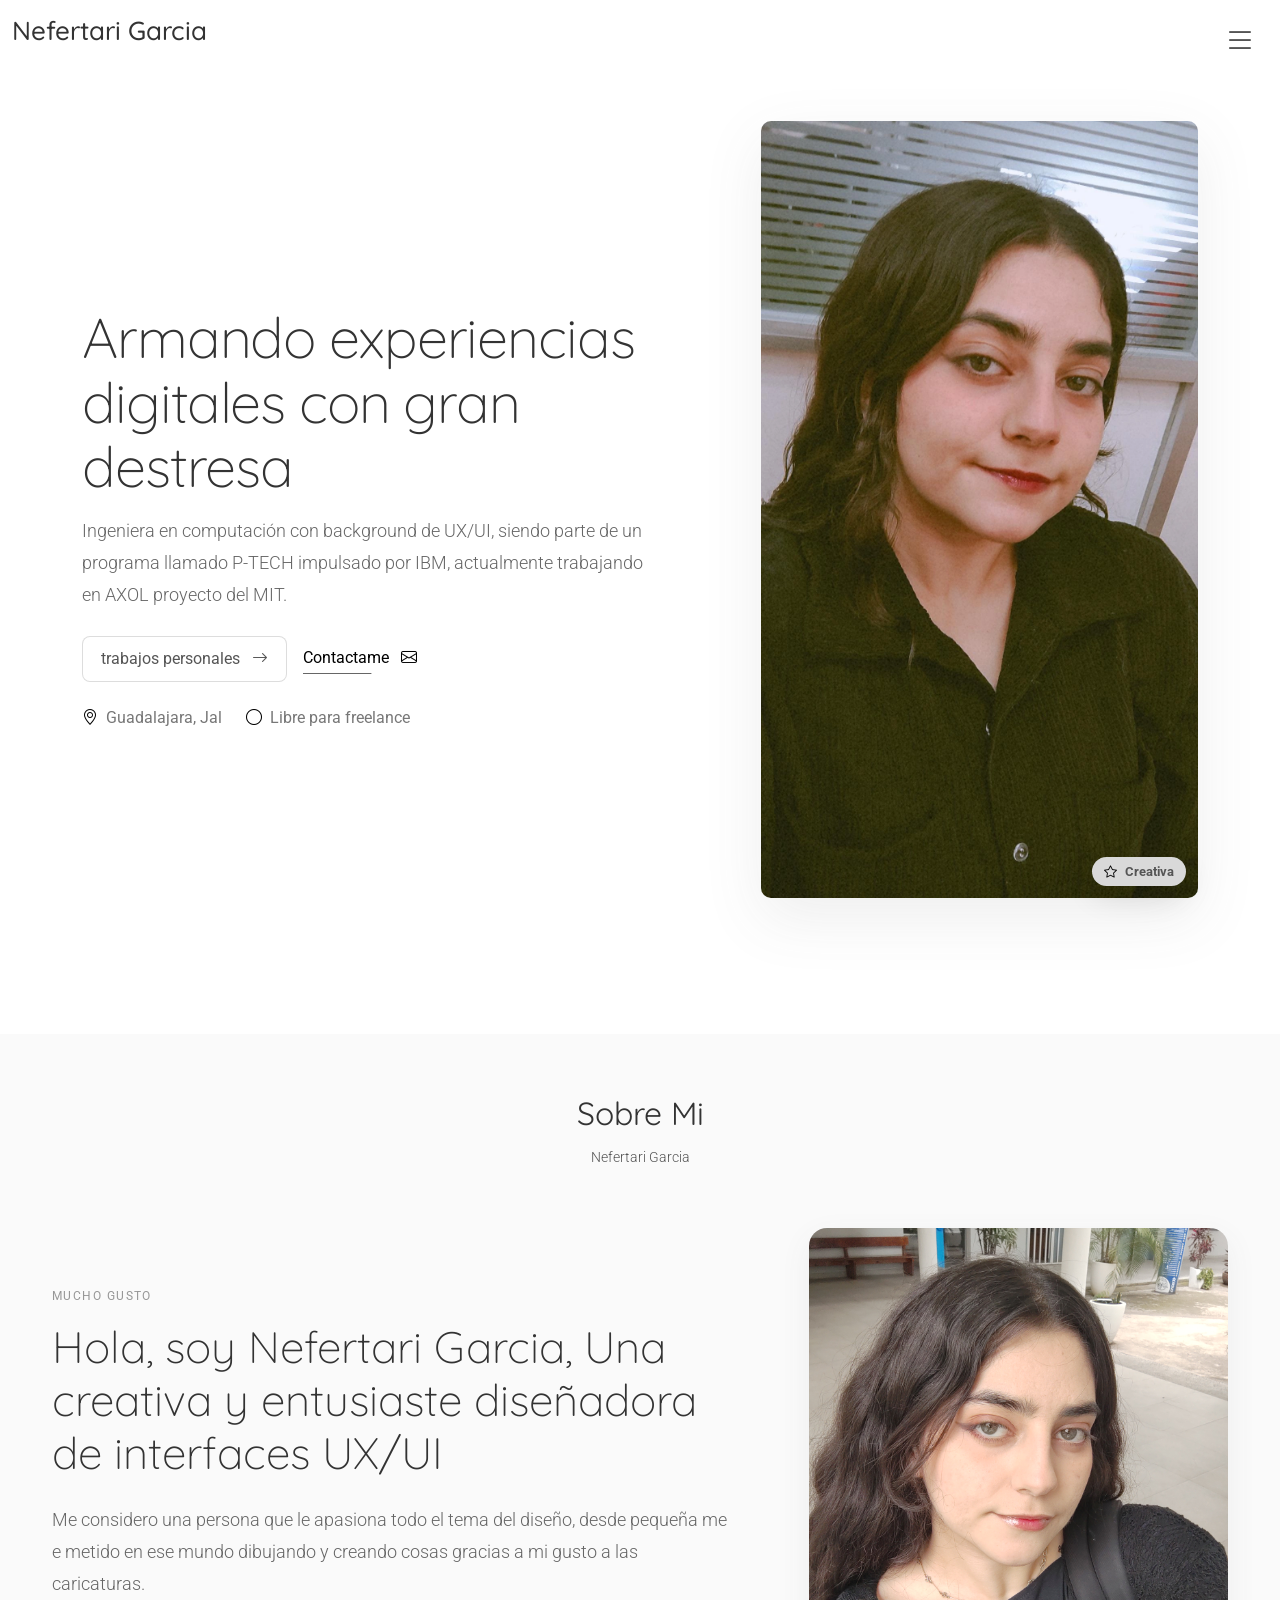
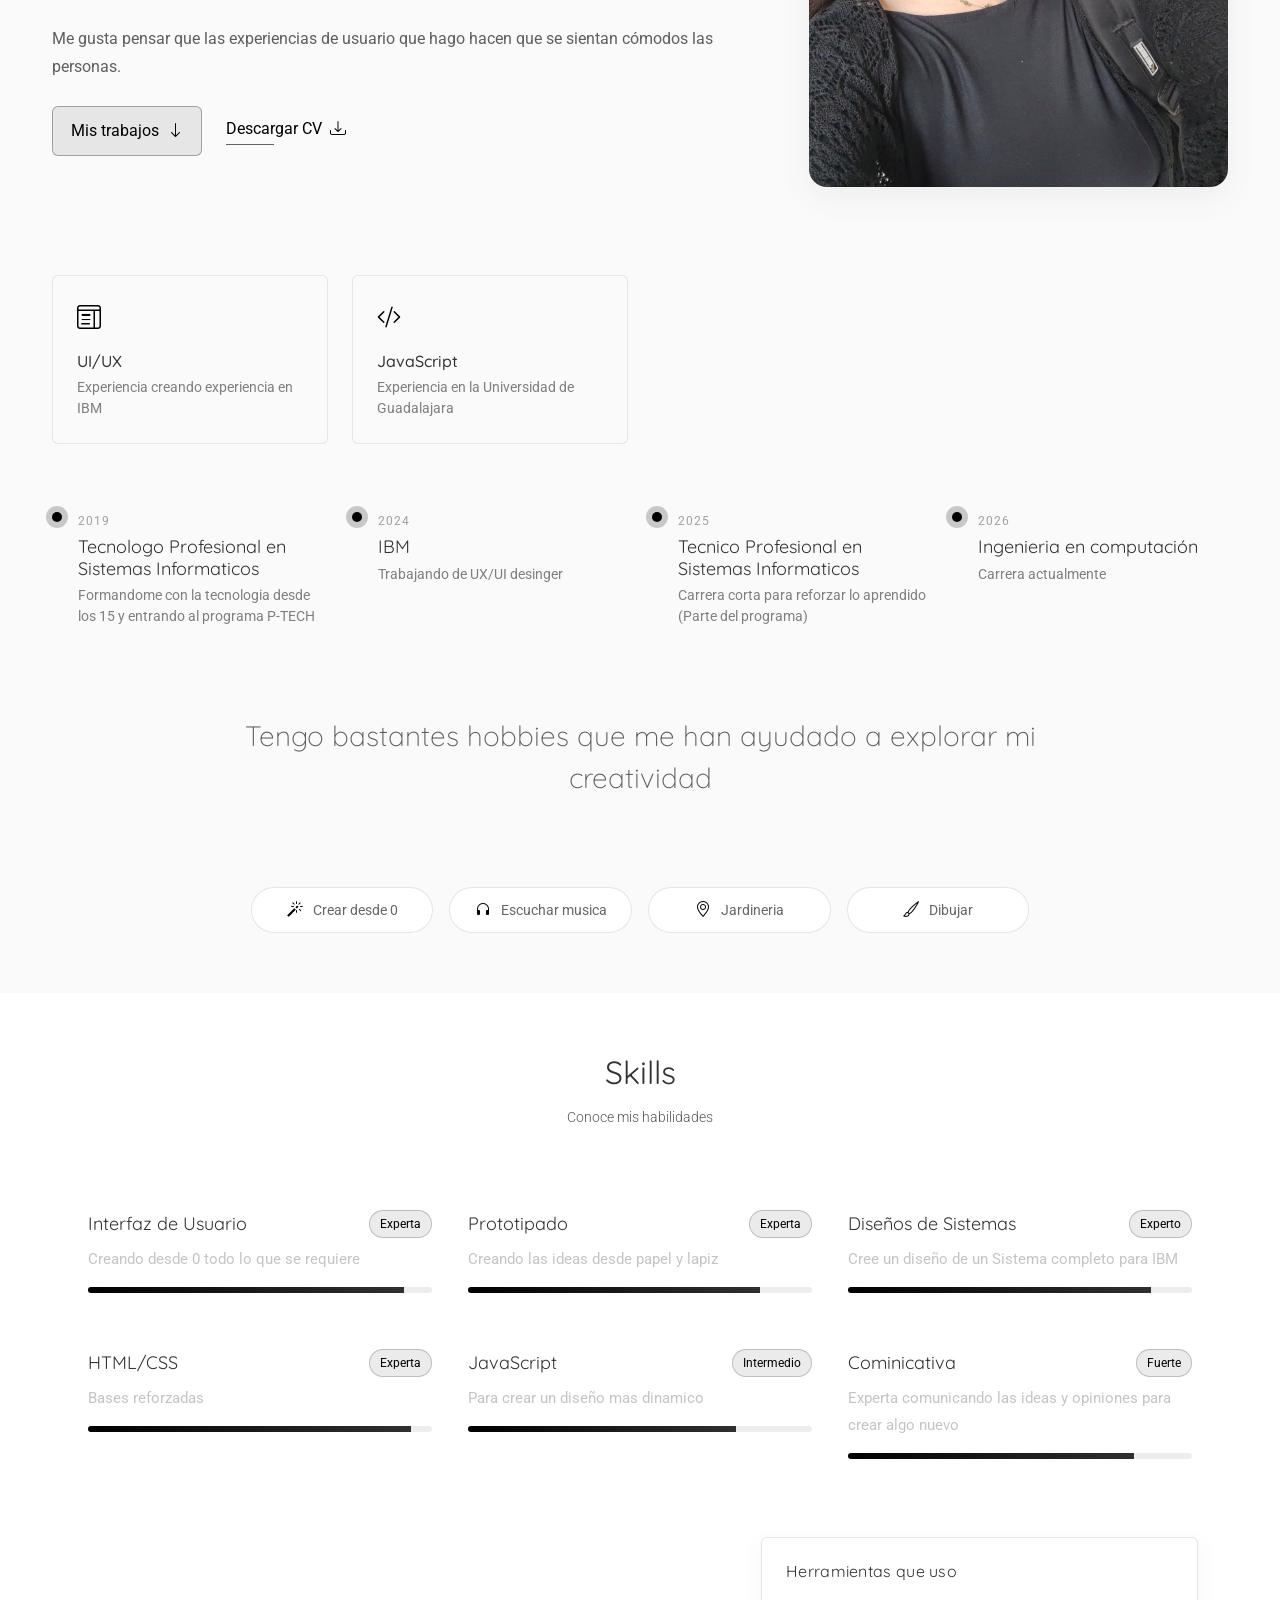
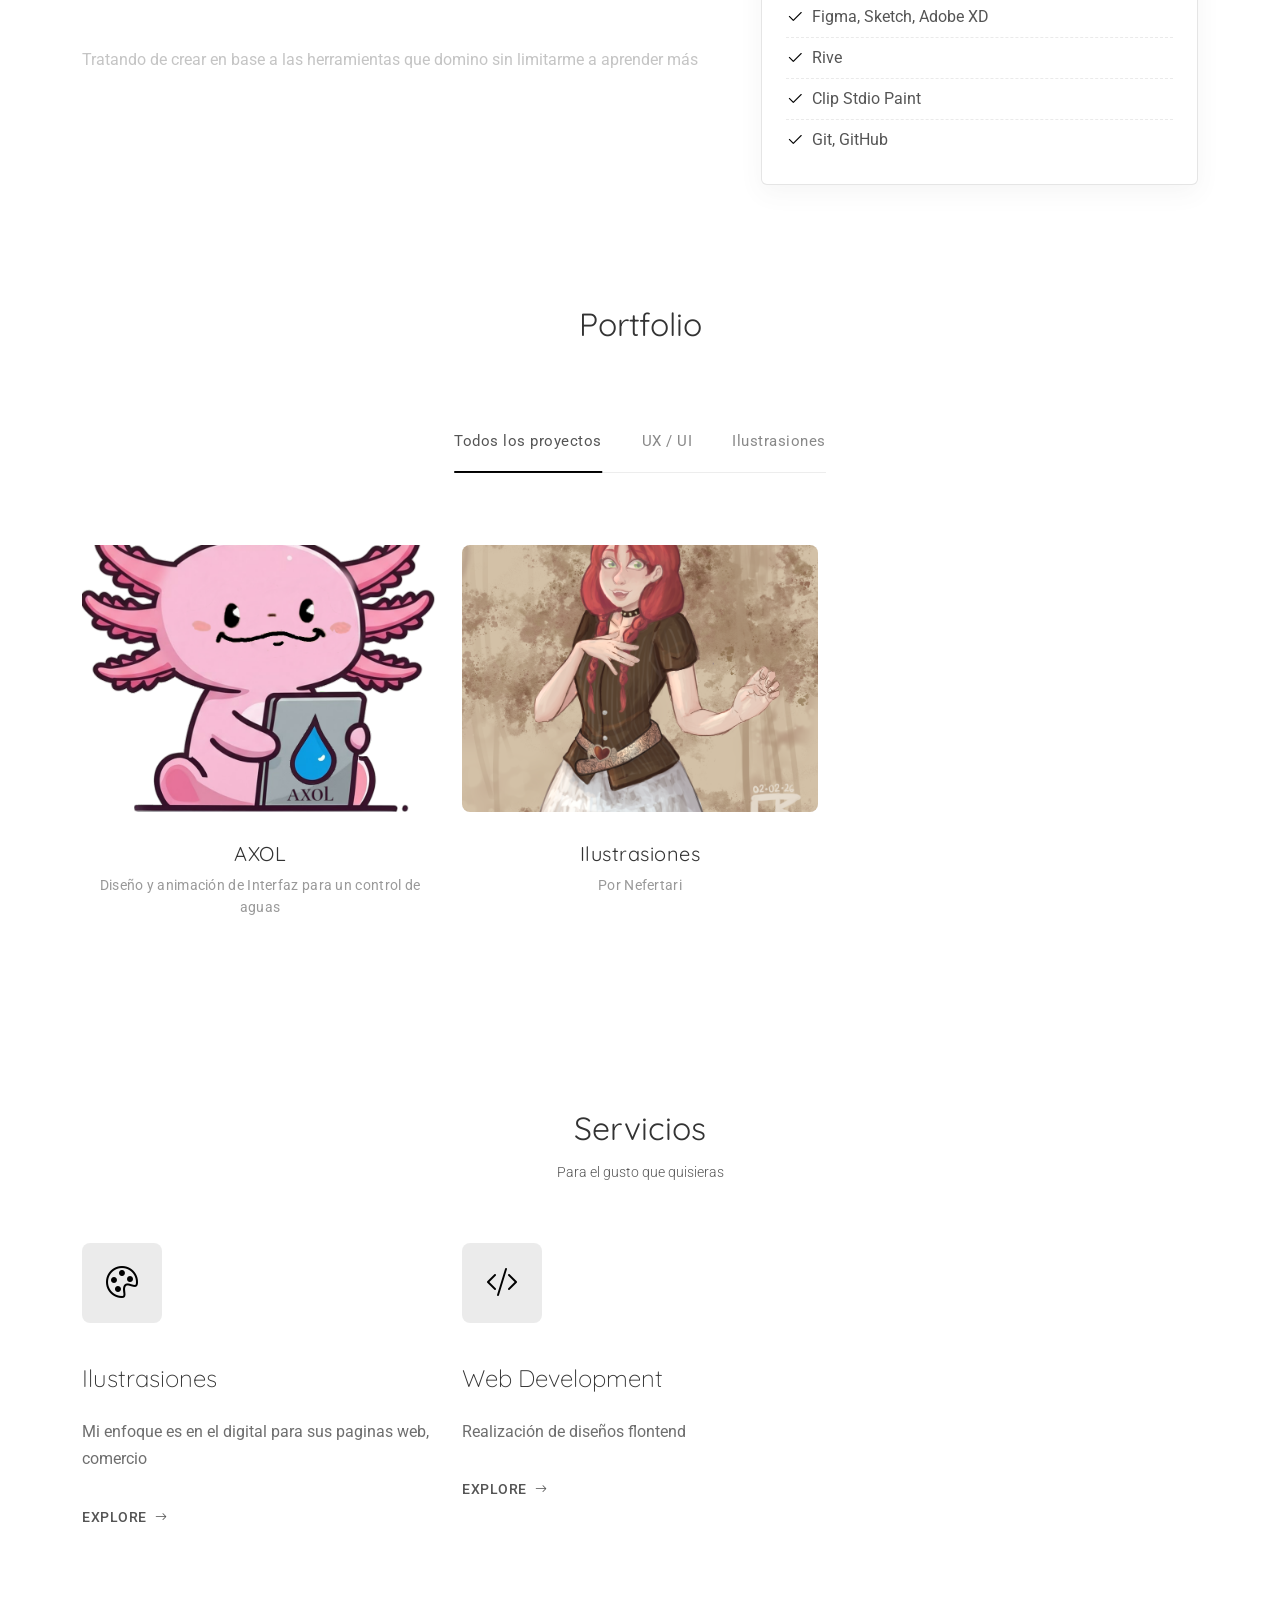
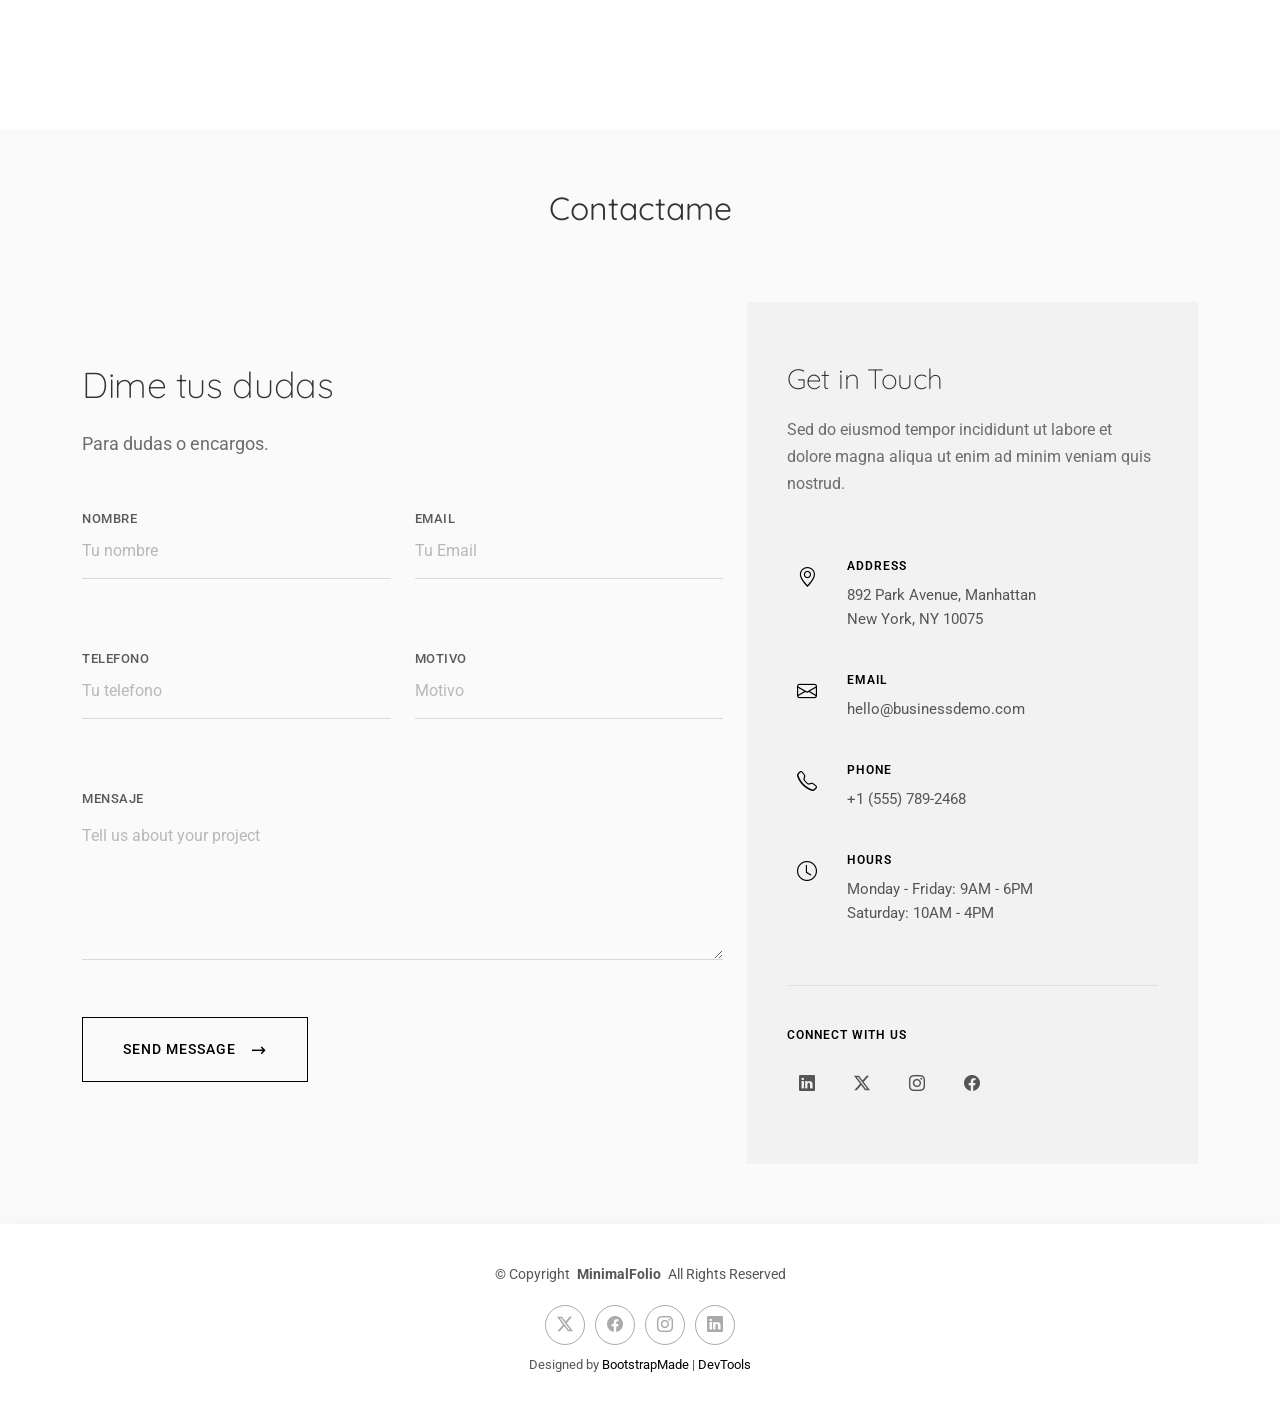
<file: index.html>
<!DOCTYPE html>
<html lang="en">

<head>
  <meta charset="utf-8">
  <meta content="width=device-width, initial-scale=1.0" name="viewport">
  <title>Nefertari Garcia Portfolio</title>
  <meta name="description" content="">
  <meta name="keywords" content="">

  <!-- Favicons -->
  <link href="assets/img/logo_neff.png" rel="icon">
  <link href="assets/img/logo_neff.png" rel="apple-touch-icon">

  <!-- Fonts -->
  <link href="https://fonts.googleapis.com" rel="preconnect">
  <link href="https://fonts.gstatic.com" rel="preconnect" crossorigin>
  <link href="https://fonts.googleapis.com/css2?family=Roboto:ital,wght@0,100;0,300;0,400;0,500;0,700;0,900;1,100;1,300;1,400;1,500;1,700;1,900&family=Raleway:ital,wght@0,100;0,200;0,300;0,400;0,500;0,600;0,700;0,800;0,900;1,100;1,200;1,300;1,400;1,500;1,600;1,700;1,800;1,900&family=Quicksand:wght@300;400;500;600;700&display=swap" rel="stylesheet">

  <!-- Vendor CSS Files -->
  <link href="assets/vendor/bootstrap/css/bootstrap.min.css" rel="stylesheet">
  <link href="assets/vendor/bootstrap-icons/bootstrap-icons.css" rel="stylesheet">
  <link href="assets/vendor/aos/aos.css" rel="stylesheet">
  <link href="assets/vendor/glightbox/css/glightbox.min.css" rel="stylesheet">
  <link href="assets/vendor/swiper/swiper-bundle.min.css" rel="stylesheet">

  <!-- Main CSS File -->
  <link href="assets/css/main.css" rel="stylesheet">

  <!-- =======================================================
  * Template Name: MinimalFolio
  * Template URL: https://bootstrapmade.com/minimalfolio-bootstrap-portfolio-template/
  * Updated: Aug 05 2025 with Bootstrap v5.3.7
  * Author: BootstrapMade.com
  * License: https://bootstrapmade.com/license/
  ======================================================== -->
</head>

<body class="index-page">

  <header id="header" class="header d-flex align-items-center position-relative">
    <div class="container-fluid position-relative d-flex align-items-center justify-content-between">

      <a href="index.html" class="logo d-flex align-items-center">
        <!-- Uncomment the line below if you also wish to use an image logo -->
        <!-- <img src="assets/img/logo.webp" alt=""> -->
        <h1 class="sitename">Nefertari Garcia</h1>
      </a>

      <nav id="navmenu" class="navmenu">
        <ul>
          <li><a href="#hero" class="active">Home</a></li>
          <li><a href="#about">About</a></li>
          <li><a href="#resume">Resume</a></li>
          <li><a href="#portfolio">Portfolio</a></li>
          <li><a href="#services">Services</a></li>
          <li class="dropdown"><a href="#"><span>Dropdown</span> <i class="bi bi-chevron-down toggle-dropdown"></i></a>
            <ul>
              <li><a href="#">Dropdown 1</a></li>
              <li class="dropdown"><a href="#"><span>Deep Dropdown</span> <i class="bi bi-chevron-down toggle-dropdown"></i></a>
                <ul>
                  <li><a href="#">Deep Dropdown 1</a></li>
                  <li><a href="#">Deep Dropdown 2</a></li>
                  <li><a href="#">Deep Dropdown 3</a></li>
                  <li><a href="#">Deep Dropdown 4</a></li>
                  <li><a href="#">Deep Dropdown 5</a></li>
                </ul>
              </li>
              <li><a href="#">Dropdown 2</a></li>
              <li><a href="#">Dropdown 3</a></li>
              <li><a href="#">Dropdown 4</a></li>
            </ul>
          </li>
          <li><a href="#contact">Contact</a></li>
        </ul>
        <i class="mobile-nav-toggle d-xl-none bi bi-list"></i>
      </nav>

    </div>
  </header>

  <main class="main">

    <!-- Hero Section -->
    <section id="hero" class="hero section">

      <div class="container" data-aos="fade-up" data-aos-delay="100">

        <div class="row align-items-center gx-5 gy-5">

          <div class="col-lg-7">
            <div class="intro" data-aos="fade-right" data-aos-delay="150">
              
              <!--<div class="eyebrow d-inline-flex align-items-center gap-2 mb-3">
                <span class="dot"></span>
                <span class="text">Rocio Nefertari Garcia Luevano</span> 
              </div>
              -->
              <h1 class="display-heading mb-3">
                Armando experiencias digitales con gran destresa
              </h1>

              <p class="lead mb-4">
                Ingeniera en computación con background de UX/UI, siendo parte de un programa llamado P-TECH impulsado por IBM, actualmente trabajando en AXOL proyecto del MIT.
              </p>

              <div class="cta-group d-flex flex-wrap align-items-center gap-3" data-aos="zoom-in" data-aos-delay="250">
                <a href="#portfolio" class="btn btn-ghost">
                  trabajos personales
                  <i class="bi bi-arrow-right ms-2"></i>
                </a>
                <a href="#contact" class="link-underline">
                  Contactame
                  <i class="bi bi-envelope ms-2"></i>
                </a>
              </div>

              <div class="meta mt-4 d-flex flex-wrap align-items-center gap-4" data-aos="fade-up" data-aos-delay="300">
                <div class="meta-item d-flex align-items-center gap-2">
                  <i class="bi bi-geo-alt"></i>
                  <span>Guadalajara, Jal</span>
                </div>
                <div class="meta-item d-flex align-items-center gap-2">
                  <i class="bi bi-circle"></i>
                  <span>Libre para freelance</span>
                </div>
              </div>
            </div>
          </div>

          <div class="col-lg-5">
            <figure class="portrait-wrap position-relative" data-aos="fade-left" data-aos-delay="200">
              <img src="assets/img/profile/Img_Nefer.webp" alt="Profile Portrait" class="img-fluid portrait-img">
              <figcaption class="visually-hidden">Minimal portrait preview</figcaption>

              <div class="badge note" data-aos="zoom-in" data-aos-delay="300">
                <i class="bi bi-star"></i>
                <span>Creativa</span>
              </div>
            </figure>
          </div>

        </div>

      </div>

    </section><!-- /Hero Section -->

    <!-- About Section -->
    <section id="about" class="about section light-background">

      <!-- Section Title -->
      <div class="container section-title" data-aos="fade-up">
        <h2>Sobre Mi</h2>
        <p>Nefertari Garcia </p>
      </div><!-- End Section Title -->

      <div class="container" data-aos="fade-up" data-aos-delay="100">

        <!-- Intro + Photo -->
        <div class="row align-items-center justify-content-between intro-wrap gy-5">
          <div class="col-lg-7" data-aos="fade-right" data-aos-delay="150">
            <div class="intro-content">
              <span class="eyebrow">Mucho gusto</span>
              <h2 class="headline">Hola, soy Nefertari Garcia, Una creativa y entusiaste diseñadora de interfaces UX/UI</h2>
              <p class="lead">
                Me considero una persona que le apasiona
                todo el tema del diseño, desde pequeña
                me e metido en ese mundo dibujando y
                creando cosas gracias a mi gusto a las
                caricaturas.
              </p>
              <p>
                Me gusta pensar que las experiencias de usuario que
                hago hacen que se sientan cómodos las personas.
              </p>

              <div class="cta-group">
                <a href="#portfolio" class="btn-ghost">
                  Mis trabajos <i class="bi bi-arrow-down"></i>
                </a>
                <a href="#resume" class="link-underline">
                  Descargar CV <i class="bi bi-download"></i>
                </a>
              </div>
            </div>
          </div>

          <div class="col-lg-5" data-aos="zoom-in" data-aos-delay="250">
            <figure class="profile-figure text-center text-lg-end">
              <img src="assets/img/profile/Nefertari Garcia_.jpg" alt="Portrait of Alex" class="img-fluid profile-photo">
              <figcaption class="profile-caption d-flex justify-content-end">
              </figcaption>
            </figure>
          </div>
        </div>
        <!-- End Intro + Photo -->

        <!-- Skills Grid -->
        <div class="skills-wrap">
          <div class="row g-4">
            <div class="col-6 col-md-4 col-lg-3" data-aos="fade-up" data-aos-delay="120">
              <div class="skill-item">
                <i class="bi bi-layout-text-window"></i>
                <h3>UI/UX</h3>
                <p>Experiencia creando experiencia en IBM</p>
              </div>
            </div>
            <div class="col-6 col-md-4 col-lg-3" data-aos="fade-up" data-aos-delay="180">
              <div class="skill-item">
                <i class="bi bi-code-slash"></i>
                <h3>JavaScript</h3>
                <p>Experiencia en la Universidad de Guadalajara</p>
              </div>
            </div>
            
          </div>
        </div>
        <!-- End Skills Grid -->

        <!-- Journey Timeline -->
        <div class="journey-wrap">
          <div class="row g-4">
            <div class="col-md-6 col-lg-3" data-aos="fade-up" data-aos-delay="120">
              <article class="timeline-item">
                <span class="dot"></span>
                <time>2019</time>
                <h4>Tecnologo Profesional en Sistemas Informaticos</h4>
                <p>Formandome con la tecnologia desde los 15 y entrando al programa P-TECH

                </p>
              </article>
            </div>
            <div class="col-md-6 col-lg-3" data-aos="fade-up" data-aos-delay="180">
              <article class="timeline-item">
                <span class="dot"></span>
                <time>2024</time>
                <h4>IBM</h4>
                <p>Trabajando de UX/UI desinger</p>
              </article>
            </div>
            <div class="col-md-6 col-lg-3" data-aos="fade-up" data-aos-delay="240">
              <article class="timeline-item">
                <span class="dot"></span>
                <time>2025</time>
                <h4>Tecnico Profesional en Sistemas Informaticos</h4>
                <p>Carrera corta para reforzar lo aprendido (Parte del programa)</p>
              </article>
            </div>
            <div class="col-md-6 col-lg-3" data-aos="fade-up" data-aos-delay="300">
              <article class="timeline-item">
                <span class="dot"></span>
                <time>2026</time>
                <h4>Ingenieria en computación</h4>
                <p>Carrera actualmente</p>
              </article>
            </div>
          </div>
        </div>
        <!-- End Journey Timeline -->

        <!-- Quote -->
        <blockquote class="personal-quote" data-aos="fade-down" data-aos-delay="200">
          <p>Tengo bastantes hobbies que me han ayudado a explorar mi creatividad</p>
        </blockquote>
        <!-- End Quote -->

        <!-- Fun Facts -->
        <div class="facts-wrap">
          <div class="row g-3 justify-content-center">
            <div class="col-6 col-md-3 col-lg-2" data-aos="zoom-in" data-aos-delay="120">
              <div class="fact-pill">
                <i class="bi bi-magic"></i>
                <span>Crear desde 0</span>
              </div>
            </div>
            <div class="col-6 col-md-3 col-lg-2" data-aos="zoom-in" data-aos-delay="160">
              <div class="fact-pill">
                <i class="bi bi-headphones"></i>
                <span>Escuchar musica</span>
              </div>
            </div>
            <div class="col-6 col-md-3 col-lg-2" data-aos="zoom-in" data-aos-delay="200">
              <div class="fact-pill">
                <i class="bi bi-geo-alt"></i>
                <span>Jardineria</span>
              </div>
            </div>
            <div class="col-6 col-md-3 col-lg-2" data-aos="zoom-in" data-aos-delay="240">
              <div class="fact-pill">
                <i class="bi bi-brush"></i>
                <span>Dibujar</span>
              </div>
            </div>
          </div>
        </div>
        <!-- End Fun Facts -->

      </div>

    </section><!-- /About Section -->

    <!-- Skills Section -->
    <section id="skills" class="skills section">

      <!-- Section Title -->
      <div class="container section-title" data-aos="fade-up">
        <h2>Skills</h2>
        <p>Conoce mis habilidades</p>
      </div><!-- End Section Title -->

      <div class="container" data-aos="fade-up" data-aos-delay="100">

        <div class="row gy-4">
          <div class="col-lg-4" data-aos="fade-up" data-aos-delay="150">
            <article class="skill-block skills-animation">
              <header class="d-flex align-items-center justify-content-between mb-2">
                <h3 class="skill-title">Interfaz de Usuario</h3>
                <span class="skill-badge">Experta</span>
              </header>
              <p class="skill-desc">Creando desde 0 todo lo que se requiere</p>
              <div class="progress slim">
                <div class="progress-bar" role="progressbar" aria-valuenow="92" aria-valuemin="0" aria-valuemax="100"></div>
              </div>
            </article>
          </div>

          <div class="col-lg-4" data-aos="fade-up" data-aos-delay="200">
            <article class="skill-block skills-animation">
              <header class="d-flex align-items-center justify-content-between mb-2">
                <h3 class="skill-title">Prototipado</h3>
                <span class="skill-badge">Experta</span>
              </header>
              <p class="skill-desc">Creando las ideas desde papel y lapiz</p>
              <div class="progress slim">
                <div class="progress-bar" role="progressbar" aria-valuenow="85" aria-valuemin="0" aria-valuemax="100"></div>
              </div>
            </article>
          </div>

          <div class="col-lg-4" data-aos="fade-up" data-aos-delay="250">
            <article class="skill-block skills-animation">
              <header class="d-flex align-items-center justify-content-between mb-2">
                <h3 class="skill-title">Diseños de Sistemas</h3>
                <span class="skill-badge">Experto</span>
              </header>
              <p class="skill-desc">Cree un diseño de un Sistema completo para IBM</p>
              <div class="progress slim">
                <div class="progress-bar" role="progressbar" aria-valuenow="88" aria-valuemin="0" aria-valuemax="100"></div>
              </div>
            </article>
          </div>
        </div><!-- End Skill Row 1 -->

        <div class="row gy-4 mt-1">
          <div class="col-lg-4" data-aos="fade-up" data-aos-delay="150">
            <article class="skill-block skills-animation">
              <header class="d-flex align-items-center justify-content-between mb-2">
                <h3 class="skill-title">HTML/CSS</h3>
                <span class="skill-badge">Experta</span>
              </header>
              <p class="skill-desc">Bases reforzadas</p>
              <div class="progress slim">
                <div class="progress-bar" role="progressbar" aria-valuenow="94" aria-valuemin="0" aria-valuemax="100"></div>
              </div>
            </article>
          </div>

          <div class="col-lg-4" data-aos="fade-up" data-aos-delay="200">
            <article class="skill-block skills-animation">
              <header class="d-flex align-items-center justify-content-between mb-2">
                <h3 class="skill-title">JavaScript</h3>
                <span class="skill-badge">Intermedio</span>
              </header>
              <p class="skill-desc">Para crear un diseño mas dinamico</p>
              <div class="progress slim">
                <div class="progress-bar" role="progressbar" aria-valuenow="78" aria-valuemin="0" aria-valuemax="100"></div>
              </div>
            </article>
          </div>

          <div class="col-lg-4" data-aos="fade-up" data-aos-delay="250">
            <article class="skill-block skills-animation">
              <header class="d-flex align-items-center justify-content-between mb-2">
                <h3 class="skill-title">Cominicativa</h3>
                <span class="skill-badge">Fuerte</span>
              </header>
              <p class="skill-desc">Experta comunicando las ideas y opiniones para crear algo nuevo</p>
              <div class="progress slim">
                <div class="progress-bar" role="progressbar" aria-valuenow="83" aria-valuemin="0" aria-valuemax="100"></div>
              </div>
            </article>
          </div>
        </div><!-- End Skill Row 2 -->

        <div class="row gx-5 gy-4 mt-5 align-items-center alt-grid">
          <div class="col-lg-5 order-lg-2" data-aos="fade-left" data-aos-delay="150">
            <div class="soft-card p-4 rounded-2">
              <h4 class="mini-head mb-3">Herramientas que uso</h4>
              <ul class="list-unstyled tool-list mb-0">
                <li class="d-flex align-items-center gap-2"><i class="bi bi-check2"></i><span>Figma, Sketch, Adobe XD</span></li>
                <li class="d-flex align-items-center gap-2"><i class="bi bi-check2"></i><span>Rive</span></li>
                <li class="d-flex align-items-center gap-2"><i class="bi bi-check2"></i><span>Clip Stdio Paint</span></li>
                <li class="d-flex align-items-center gap-2"><i class="bi bi-check2"></i><span>Git, GitHub</span></li>
              </ul>
            </div>
          </div>

          <div class="col-lg-7 order-lg-1" data-aos="fade-up" data-aos-delay="200">
            <div class="note">
              <p class="mb-0">Tratando de crear en base a las herramientas que domino sin limitarme a aprender más</p>
            </div>
          </div>
        </div>

      </div>

    </section><!-- /Skills Section -->

    

    <!-- Portfolio Section -->
    <section id="portfolio" class="portfolio section">

      <!-- Section Title -->
      <div class="container section-title" data-aos="fade-up">
        <h2>Portfolio</h2>
      </div><!-- End Section Title -->

      <div class="container" data-aos="fade-up" data-aos-delay="100">

        <div class="isotope-layout" data-default-filter="*" data-layout="fitRows" data-sort="original-order">

          <div class="portfolio-filters-wrapper" data-aos="fade-up" data-aos-delay="100">
            <ul class="portfolio-filters isotope-filters">
              <li data-filter="*" class="filter-active">Todos los proyectos</li>
              <li data-filter=".filter-UxUi">UX / UI</li>
              <li data-filter=".filter-ilustraciones">Ilustrasiones</li>

            </ul>
          </div>

          <div class="row gy-4 portfolio-grid isotope-container" data-aos="fade-up" data-aos-delay="200">

            <div class="col-lg-4 col-md-6 portfolio-item isotope-item filter-UxUi">
              <div class="portfolio-card">
                <div class="image-container">
                  <img src="assets/img/portfolio/Axol Register.png" class="img-fluid" alt="Brand Identity" loading="lazy">
                  <div class="overlay">
                    <div class="overlay-content">
                      <a href="assets/img/portfolio/Axol Register.png" class="glightbox zoom-link" title="Brand Identity Project">
                        <i class="bi bi-zoom-in"></i>
                      </a>
                      <a href="portfolio-AXOL.html" class="details-link" title="View Project Details">
                        <i class="bi bi-arrow-right"></i>
                      </a>
                    </div>
                  </div>
                </div>
                <div class="content">
                  <h3>AXOL</h3>
                  <p>Diseño y animación de Interfaz para un control de aguas</p>
                </div>
              </div>
            </div><!-- End Portfolio Item -->

           

            <div class="col-lg-4 col-md-6 portfolio-item isotope-item filter-ilustraciones">
              <div class="portfolio-card">
                <div class="image-container">
                  <img src="assets/img/portfolio/ilustracion-1.png" class="img-fluid" alt="Logo Collection" loading="lazy">
                  <div class="overlay">
                    <div class="overlay-content">
                      <a href="assets/img/portfolio/ilustracion-1.png" class="glightbox zoom-link" title="Logo Collection">
                        <i class="bi bi-zoom-in"></i>
                      </a>
                      <a href="portfolio-ilustraciones.html" class="details-link" title="View Project Details">
                        <i class="bi bi-arrow-right"></i>
                      </a>
                    </div>
                  </div>
                </div>
                <div class="content">
                  <h3>Ilustrasiones</h3>
                  <p>Por Nefertari</p>
                </div>
              </div>
            </div><!-- End Portfolio Item -->

          </div><!-- End Portfolio Grid -->

        </div>

      </div>

    </section><!-- /Portfolio Section -->

    

    <!-- Services Section -->
    <section id="services" class="services section">

      <!-- Section Title -->
      <div class="container section-title" data-aos="fade-up">
        <h2>Servicios</h2>
        <p>Para el gusto que quisieras</p>
      </div><!-- End Section Title -->

      <div class="container" data-aos="fade-up" data-aos-delay="100">

        <div class="row service-grid">

          <div class="col-lg-4 col-md-6" data-aos="fade-up" data-aos-delay="200">
            <div class="service-item">
              <div class="service-icon">
                <i class="bi bi-palette"></i>
              </div>
              <h3><a href="service-details.html">Ilustrasiones</a></h3>
              <p>Mi enfoque es en el digital para sus paginas web, comercio</p>
              <div class="service-link">
                <a href="service-details.html">
                  <span>Explore</span>
                  <i class="bi bi-arrow-right"></i>
                </a>
              </div>
            </div>
          </div><!-- End Service Item -->

          <div class="col-lg-4 col-md-6" data-aos="fade-up" data-aos-delay="250">
            <div class="service-item">
              <div class="service-icon">
                <i class="bi bi-code-slash"></i>
              </div>
              <h3><a href="service-details.html">Web Development</a></h3>
              <p>Realización de diseños flontend</p>
              <div class="service-link">
                <a href="service-details.html">
                  <span>Explore</span>
                  <i class="bi bi-arrow-right"></i>
                </a>
              </div>
            </div>
          </div><!-- End Service Item -->




        </div>

      </div>

    </section><!-- /Services Section -->

    <!-- Faq Section -->
    <section id="faq" class="faq section">

      
    </section><!-- /Faq Section -->

    <!-- Contact Section -->
    <section id="contact" class="contact section light-background">
      <!-- Section Title -->
      <div class="container section-title" data-aos="fade-up">
        <h2>Contactame</h2>
        
      </div><!-- End Section Title -->

      <div class="container" data-aos="fade-up" data-aos-delay="100">
        <div class="row align-items-stretch">
          <div class="col-lg-7 order-lg-1 order-2" data-aos="fade-right" data-aos-delay="200">
            <div class="contact-form-container">
              <div class="form-intro">
                <h2>Dime tus dudas</h2>
                <p>Para dudas o encargos.</p>
              </div>

              <form action="forms/contact.php" method="post" class="php-email-form contact-form">
                <div class="row">
                  <div class="col-md-6">
                    <div class="form-field">
                      <input type="text" name="nombre" class="form-input" id="userName" placeholder="Tu nombre" required="">
                      <label for="userName" class="field-label">Nombre</label>
                    </div>
                  </div>

                  <div class="col-md-6">
                    <div class="form-field">
                      <input type="email" class="form-input" name="email" id="userEmail" placeholder="Tu Email" required="">
                      <label for="userEmail" class="field-label">Email</label>
                    </div>
                  </div>
                </div>

                <div class="row">
                  <div class="col-md-6">
                    <div class="form-field">
                      <input type="tel" class="form-input" name="telefono" id="userPhone" placeholder="Tu telefono">
                      <label for="userPhone" class="field-label">Telefono</label>
                    </div>
                  </div>

                  <div class="col-md-6">
                    <div class="form-field">
                      <input type="text" class="form-input" name="motivo" id="messageSubject" placeholder="Motivo" required="">
                      <label for="messageSubject" class="field-label">Motivo</label>
                    </div>
                  </div>
                </div>

                <div class="form-field message-field">
                  <textarea class="form-input message-input" name="mensaje" id="userMessage" rows="5" placeholder="Tell us about your project" required=""></textarea>
                  <label for="userMessage" class="field-label">Mensaje</label>
                </div>

                <div class="my-3">
                  <div class="loading">Loading</div>
                  <div class="error-message"></div>
                  <div class="sent-message">Your message has been sent. Thank you!</div>
                </div>

                <button type="submit" class="send-button">
                  Send Message
                  <span class="button-arrow">→</span>
                </button>
              </form>
            </div>
          </div>

          <div class="col-lg-5 order-lg-2 order-1" data-aos="fade-left" data-aos-delay="300">
            <div class="contact-sidebar">
              <div class="contact-header">
                <h3>Get in Touch</h3>
                <p>Sed do eiusmod tempor incididunt ut labore et dolore magna aliqua ut enim ad minim veniam quis nostrud.</p>
              </div>

              <div class="contact-methods">
                <div class="contact-method" data-aos="fade-in" data-aos-delay="350">
                  <div class="contact-icon">
                    <i class="bi bi-geo-alt"></i>
                  </div>
                  <div class="contact-details">
                    <span class="method-label">Address</span>
                    <p>892 Park Avenue, Manhattan<br>New York, NY 10075</p>
                  </div>
                </div>

                <div class="contact-method" data-aos="fade-in" data-aos-delay="400">
                  <div class="contact-icon">
                    <i class="bi bi-envelope"></i>
                  </div>
                  <div class="contact-details">
                    <span class="method-label">Email</span>
                    <p>hello@businessdemo.com</p>
                  </div>
                </div>

                <div class="contact-method" data-aos="fade-in" data-aos-delay="450">
                  <div class="contact-icon">
                    <i class="bi bi-telephone"></i>
                  </div>
                  <div class="contact-details">
                    <span class="method-label">Phone</span>
                    <p>+1 (555) 789-2468</p>
                  </div>
                </div>

                <div class="contact-method" data-aos="fade-in" data-aos-delay="500">
                  <div class="contact-icon">
                    <i class="bi bi-clock"></i>
                  </div>
                  <div class="contact-details">
                    <span class="method-label">Hours</span>
                    <p>Monday - Friday: 9AM - 6PM<br>Saturday: 10AM - 4PM</p>
                  </div>
                </div>
              </div>

              <div class="connect-section" data-aos="fade-up" data-aos-delay="550">
                <span class="connect-label">Connect with us</span>
                <div class="social-links">
                  <a href="#" class="social-link">
                    <i class="bi bi-linkedin"></i>
                  </a>
                  <a href="#" class="social-link">
                    <i class="bi bi-twitter-x"></i>
                  </a>
                  <a href="#" class="social-link">
                    <i class="bi bi-instagram"></i>
                  </a>
                  <a href="#" class="social-link">
                    <i class="bi bi-facebook"></i>
                  </a>
                </div>
              </div>
            </div>
          </div>
        </div>
      </div>
    </section><!-- /Contact Section -->

  </main>

  <footer id="footer" class="footer">

    <div class="container">
      <div class="copyright text-center ">
        <p>© <span>Copyright</span> <strong class="px-1 sitename">MinimalFolio</strong> <span>All Rights Reserved</span></p>
      </div>
      <div class="social-links d-flex justify-content-center">
        <a href=""><i class="bi bi-twitter-x"></i></a>
        <a href=""><i class="bi bi-facebook"></i></a>
        <a href=""><i class="bi bi-instagram"></i></a>
        <a href=""><i class="bi bi-linkedin"></i></a>
      </div>
      <div class="credits">
        <!-- All the links in the footer should remain intact. -->
        <!-- You can delete the links only if you've purchased the pro version. -->
        <!-- Licensing information: https://bootstrapmade.com/license/ -->
        <!-- Purchase the pro version with working PHP/AJAX contact form: [buy-url] -->
        Designed by <a href="https://bootstrapmade.com/">BootstrapMade</a> | <a href="https://bootstrapmade.com/tools/">DevTools</a>
      </div>
    </div>

  </footer>

  <!-- Scroll Top -->
  <a href="#" id="scroll-top" class="scroll-top d-flex align-items-center justify-content-center"><i class="bi bi-arrow-up-short"></i></a>

  <!-- Preloader -->
  <div id="preloader">
    <div></div>
    <div></div>
    <div></div>
    <div></div>
  </div>

  <!-- Vendor JS Files -->
  <script src="assets/vendor/bootstrap/js/bootstrap.bundle.min.js"></script>
  <script src="assets/vendor/php-email-form/validate.js"></script>
  <script src="assets/vendor/aos/aos.js"></script>
  <script src="assets/vendor/typed.js/typed.umd.js"></script>
  <script src="assets/vendor/waypoints/noframework.waypoints.js"></script>
  <script src="assets/vendor/imagesloaded/imagesloaded.pkgd.min.js"></script>
  <script src="assets/vendor/isotope-layout/isotope.pkgd.min.js"></script>
  <script src="assets/vendor/glightbox/js/glightbox.min.js"></script>
  <script src="assets/vendor/swiper/swiper-bundle.min.js"></script>

  <!-- Main JS File -->
  <script src="assets/js/main.js"></script>

</body>

</html>
</file>
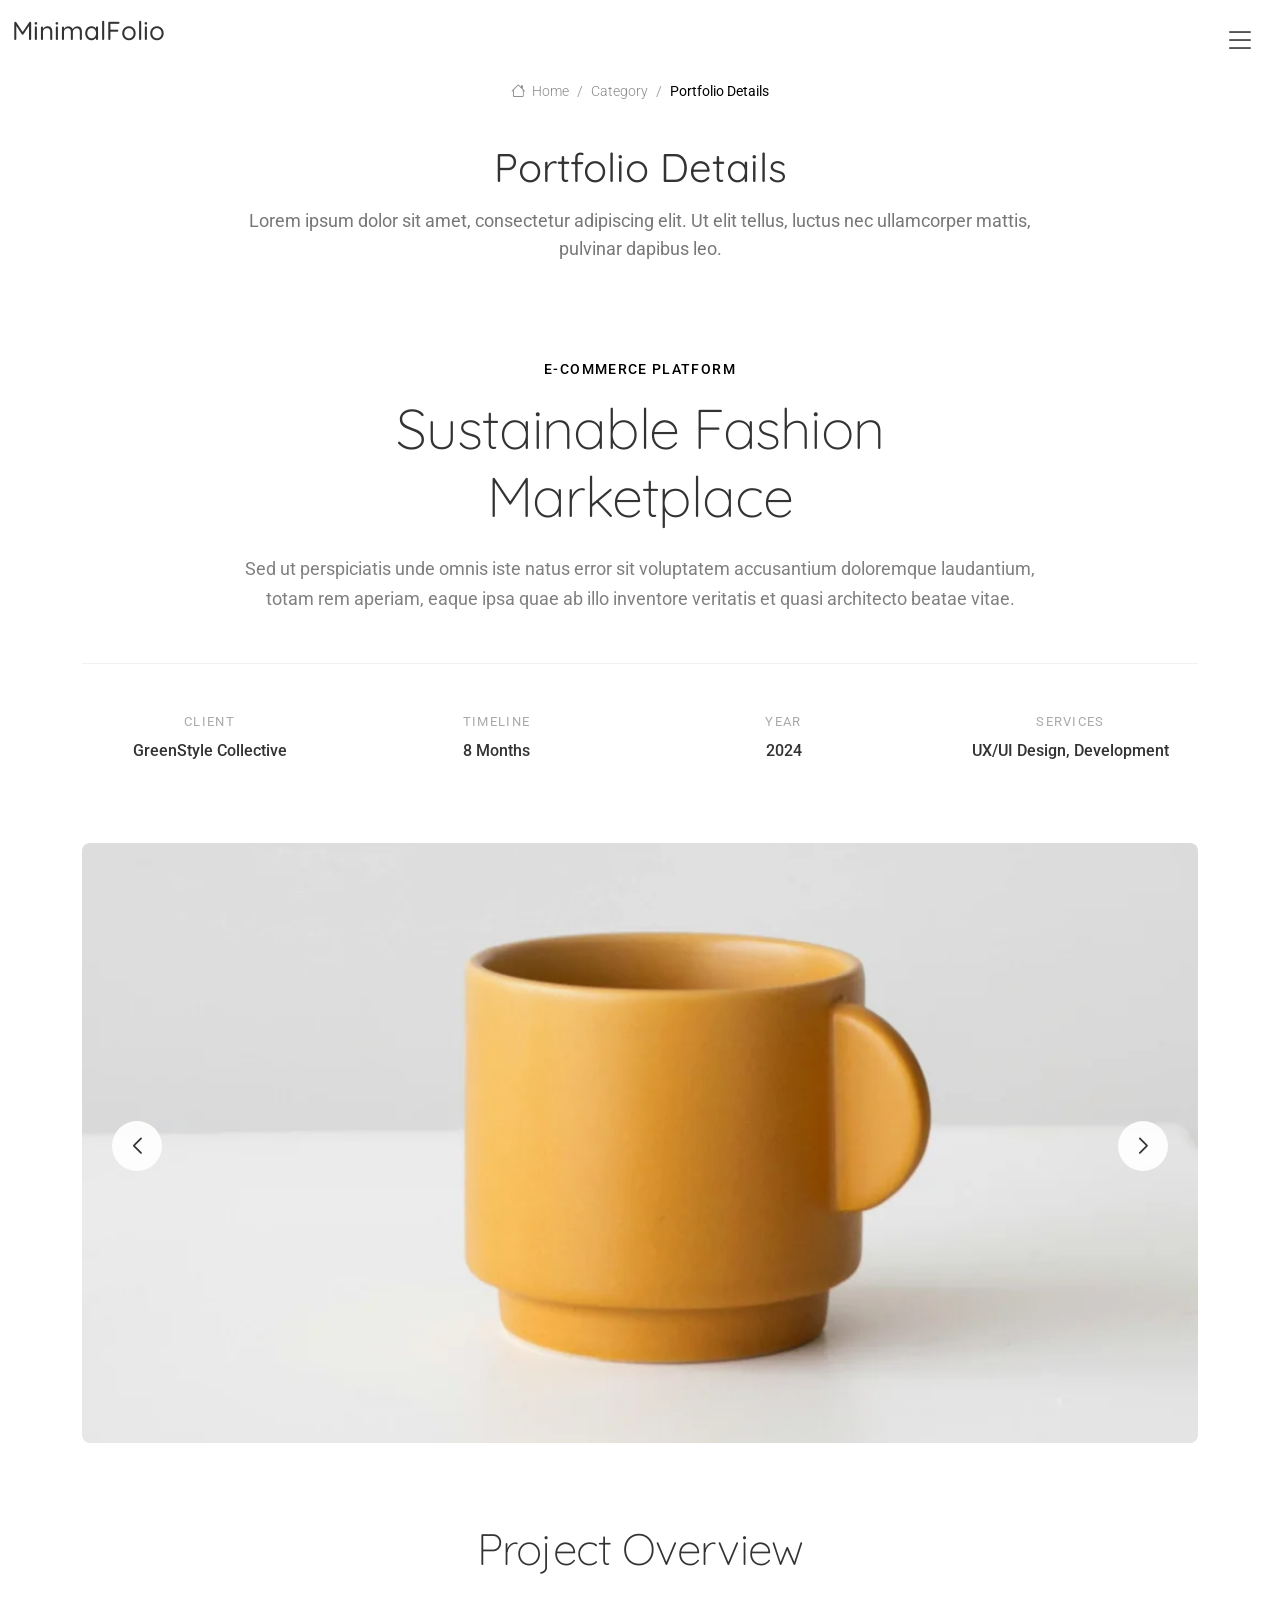
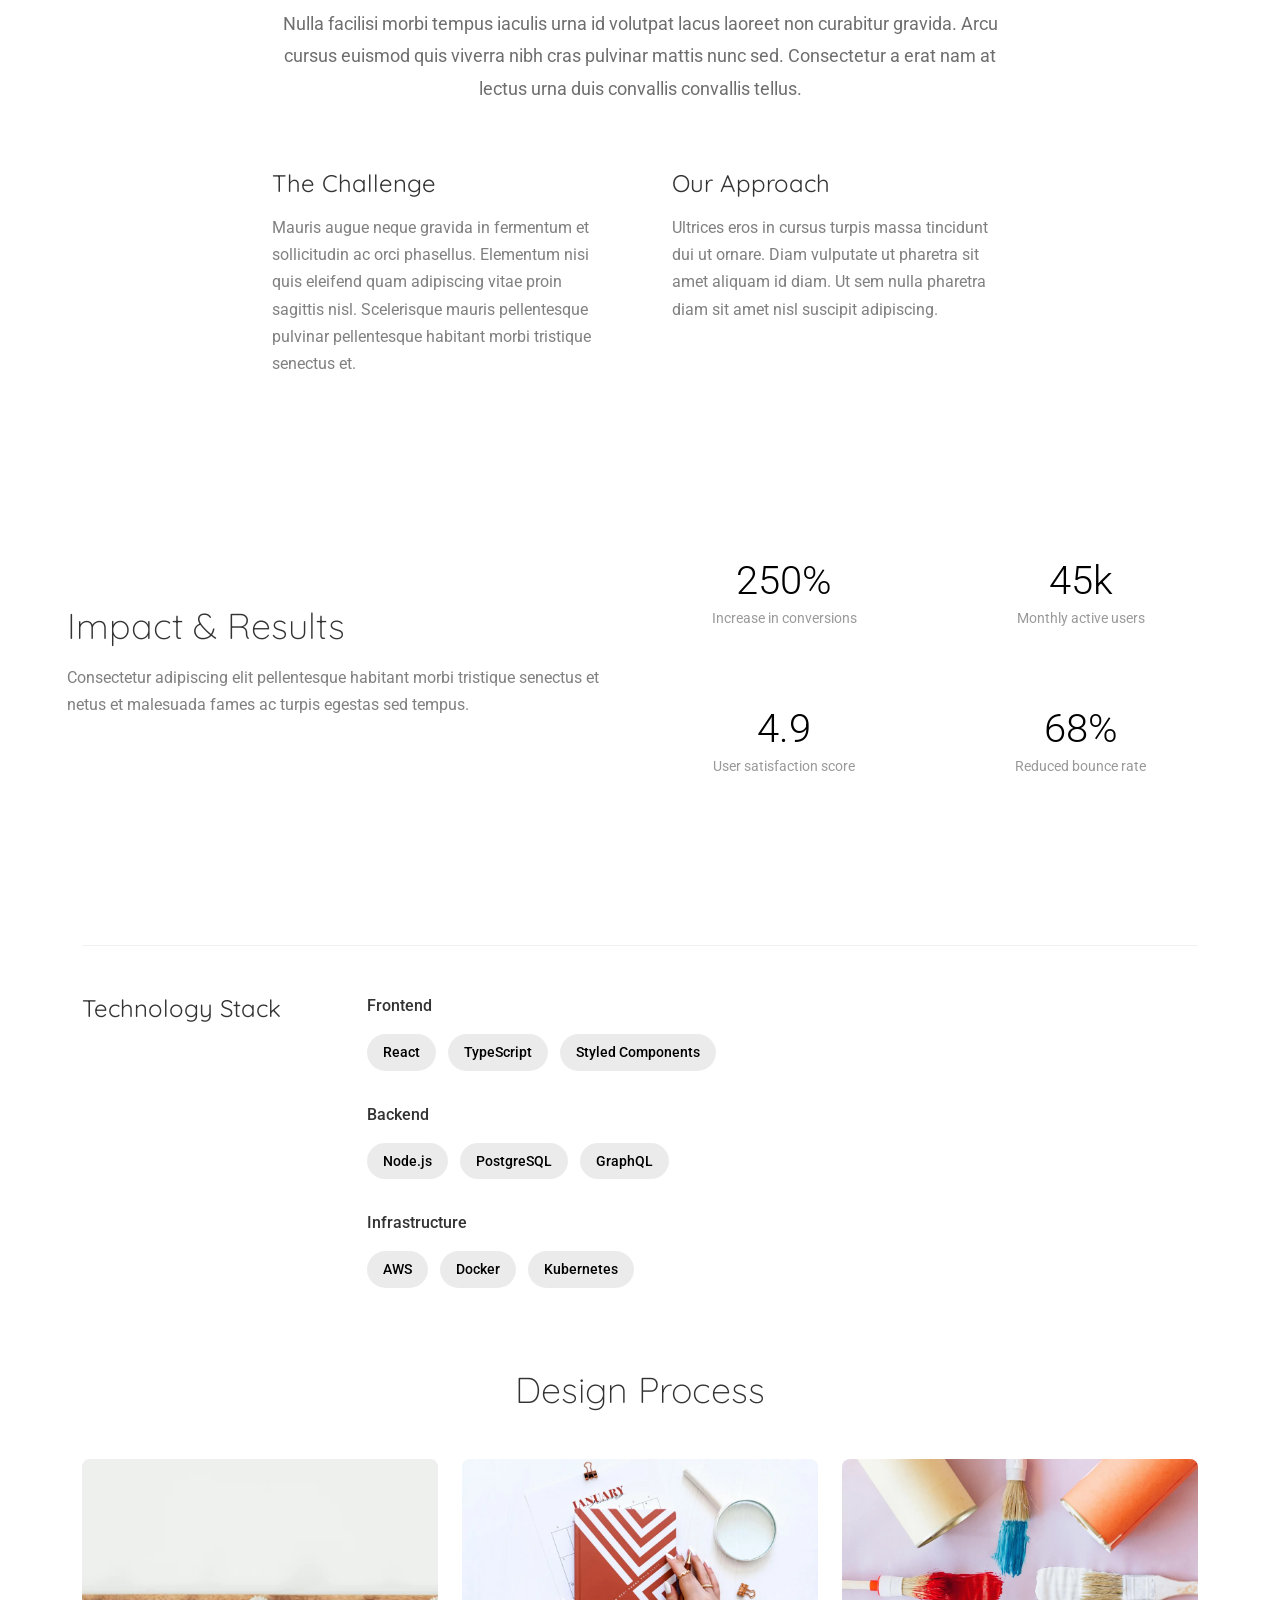
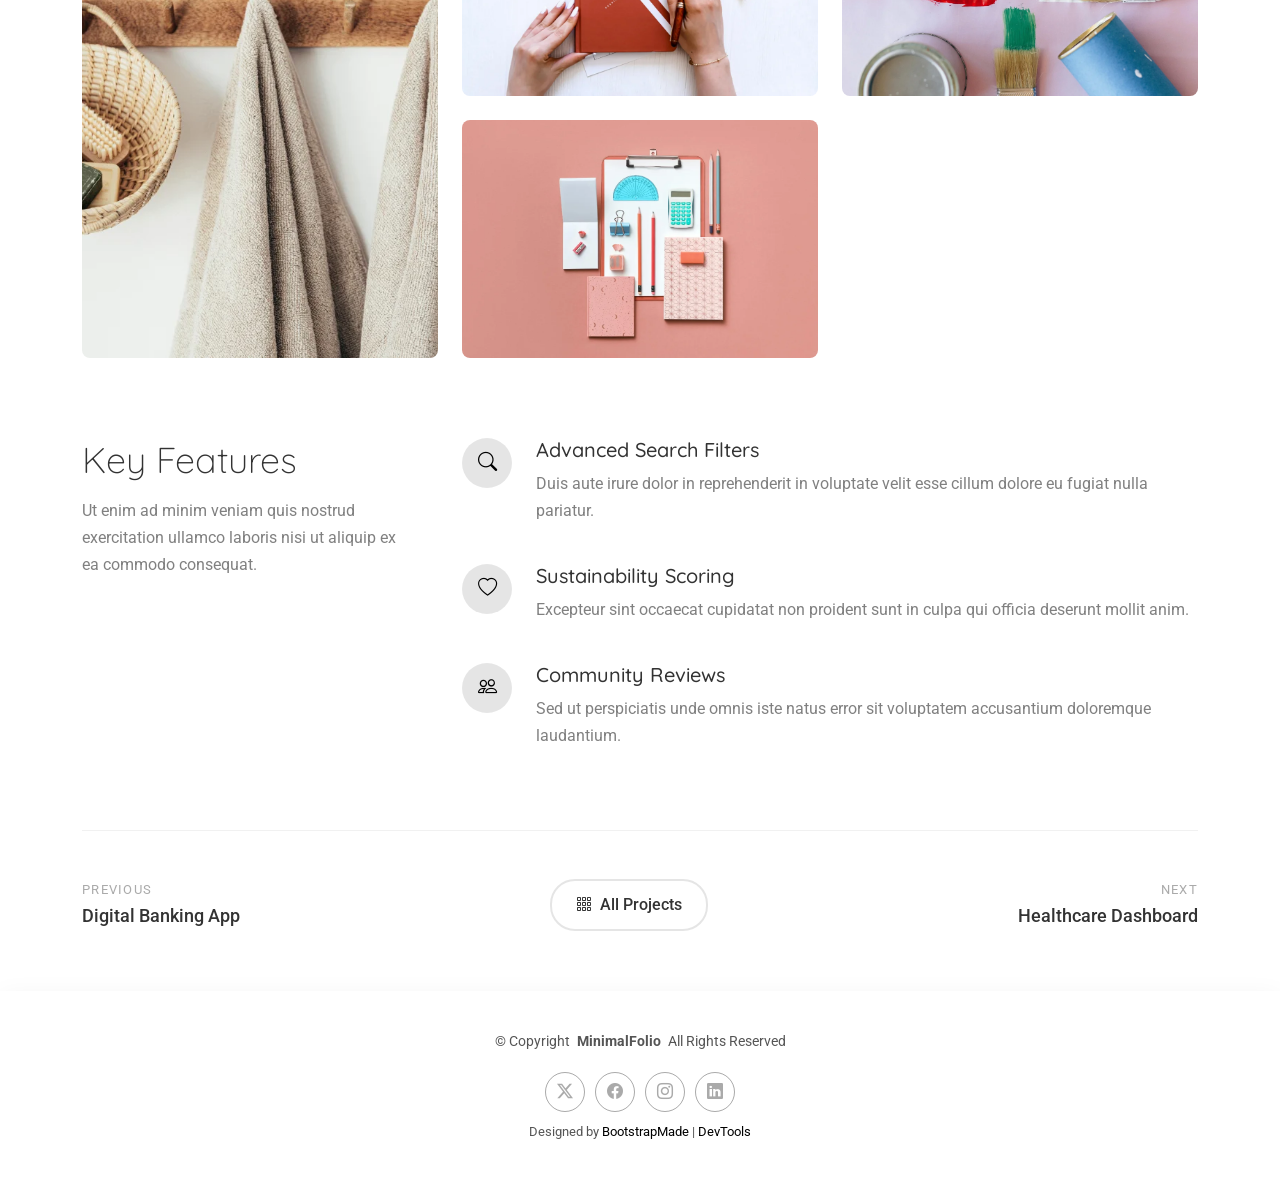
<file: portfolio-details.html>
<!DOCTYPE html>
<html lang="en">

<head>
  <meta charset="utf-8">
  <meta content="width=device-width, initial-scale=1.0" name="viewport">
  <title>Portfolio Details - MinimalFolio Bootstrap Template</title>
  <meta name="description" content="">
  <meta name="keywords" content="">

  <!-- Favicons -->
  <link href="assets/img/favicon.png" rel="icon">
  <link href="assets/img/apple-touch-icon.png" rel="apple-touch-icon">

  <!-- Fonts -->
  <link href="https://fonts.googleapis.com" rel="preconnect">
  <link href="https://fonts.gstatic.com" rel="preconnect" crossorigin>
  <link href="https://fonts.googleapis.com/css2?family=Roboto:ital,wght@0,100;0,300;0,400;0,500;0,700;0,900;1,100;1,300;1,400;1,500;1,700;1,900&family=Raleway:ital,wght@0,100;0,200;0,300;0,400;0,500;0,600;0,700;0,800;0,900;1,100;1,200;1,300;1,400;1,500;1,600;1,700;1,800;1,900&family=Quicksand:wght@300;400;500;600;700&display=swap" rel="stylesheet">

  <!-- Vendor CSS Files -->
  <link href="assets/vendor/bootstrap/css/bootstrap.min.css" rel="stylesheet">
  <link href="assets/vendor/bootstrap-icons/bootstrap-icons.css" rel="stylesheet">
  <link href="assets/vendor/aos/aos.css" rel="stylesheet">
  <link href="assets/vendor/glightbox/css/glightbox.min.css" rel="stylesheet">
  <link href="assets/vendor/swiper/swiper-bundle.min.css" rel="stylesheet">

  <!-- Main CSS File -->
  <link href="assets/css/main.css" rel="stylesheet">

  <!-- =======================================================
  * Template Name: MinimalFolio
  * Template URL: https://bootstrapmade.com/minimalfolio-bootstrap-portfolio-template/
  * Updated: Aug 05 2025 with Bootstrap v5.3.7
  * Author: BootstrapMade.com
  * License: https://bootstrapmade.com/license/
  ======================================================== -->
</head>

<body class="portfolio-details-page">

  <header id="header" class="header d-flex align-items-center position-relative">
    <div class="container-fluid position-relative d-flex align-items-center justify-content-between">

      <a href="index.html" class="logo d-flex align-items-center">
        <!-- Uncomment the line below if you also wish to use an image logo -->
        <!-- <img src="assets/img/logo.webp" alt=""> -->
        <h1 class="sitename">MinimalFolio</h1>
      </a>

      <nav id="navmenu" class="navmenu">
        <ul>
          <li><a href="#hero">Home</a></li>
          <li><a href="#about">About</a></li>
          <li><a href="#resume">Resume</a></li>
          <li><a href="#portfolio">Portfolio</a></li>
          <li><a href="#services">Services</a></li>
          <li class="dropdown"><a href="#"><span>Dropdown</span> <i class="bi bi-chevron-down toggle-dropdown"></i></a>
            <ul>
              <li><a href="#">Dropdown 1</a></li>
              <li class="dropdown"><a href="#"><span>Deep Dropdown</span> <i class="bi bi-chevron-down toggle-dropdown"></i></a>
                <ul>
                  <li><a href="#">Deep Dropdown 1</a></li>
                  <li><a href="#">Deep Dropdown 2</a></li>
                  <li><a href="#">Deep Dropdown 3</a></li>
                  <li><a href="#">Deep Dropdown 4</a></li>
                  <li><a href="#">Deep Dropdown 5</a></li>
                </ul>
              </li>
              <li><a href="#">Dropdown 2</a></li>
              <li><a href="#">Dropdown 3</a></li>
              <li><a href="#">Dropdown 4</a></li>
            </ul>
          </li>
          <li><a href="#contact">Contact</a></li>
        </ul>
        <i class="mobile-nav-toggle d-xl-none bi bi-list"></i>
      </nav>

    </div>
  </header>

  <main class="main">

    <!-- Page Title -->
    <div class="page-title">
      <div class="breadcrumbs">
        <nav aria-label="breadcrumb">
          <ol class="breadcrumb">
            <li class="breadcrumb-item"><a href="#"><i class="bi bi-house"></i> Home</a></li>
            <li class="breadcrumb-item"><a href="#">Category</a></li>
            <li class="breadcrumb-item active current">Portfolio Details</li>
          </ol>
        </nav>
      </div>

      <div class="title-wrapper">
        <h1>Portfolio Details</h1>
        <p>Lorem ipsum dolor sit amet, consectetur adipiscing elit. Ut elit tellus, luctus nec ullamcorper mattis, pulvinar dapibus leo.</p>
      </div>
    </div><!-- End Page Title -->

    <!-- Portfolio Details Section -->
    <section id="portfolio-details" class="portfolio-details section">

      <div class="container" data-aos="fade-up" data-aos-delay="100">

        <div class="project-hero">
          <div class="hero-content" data-aos="fade-up">
            <div class="project-category">E-Commerce Platform</div>
            <h1 class="project-title">Sustainable Fashion Marketplace</h1>
            <p class="project-subtitle">Sed ut perspiciatis unde omnis iste natus error sit voluptatem accusantium doloremque laudantium, totam rem aperiam, eaque ipsa quae ab illo inventore veritatis et quasi architecto beatae vitae.</p>
          </div>

          <div class="project-meta-grid" data-aos="fade-up" data-aos-delay="200">
            <div class="meta-column">
              <div class="meta-label">Client</div>
              <div class="meta-value">GreenStyle Collective</div>
            </div>
            <div class="meta-column">
              <div class="meta-label">Timeline</div>
              <div class="meta-value">8 Months</div>
            </div>
            <div class="meta-column">
              <div class="meta-label">Year</div>
              <div class="meta-value">2024</div>
            </div>
            <div class="meta-column">
              <div class="meta-label">Services</div>
              <div class="meta-value">UX/UI Design, Development</div>
            </div>
          </div>
        </div>

        <div class="visual-showcase" data-aos="zoom-in" data-aos-delay="100">
          <div class="main-visual">
            <div class="portfolio-details-slider swiper init-swiper">
              <script type="application/json" class="swiper-config">
                {
                  "loop": true,
                  "speed": 600,
                  "autoplay": {
                    "delay": 4000
                  },
                  "effect": "creative",
                  "creativeEffect": {
                    "prev": {
                      "shadow": false,
                      "translate": ["-120%", 0, -500]
                    },
                    "next": {
                      "shadow": false,
                      "translate": ["120%", 0, -500]
                    }
                  },
                  "slidesPerView": 1,
                  "navigation": {
                    "nextEl": ".swiper-button-next",
                    "prevEl": ".swiper-button-prev"
                  }
                }
              </script>
              <div class="swiper-wrapper">
                <div class="swiper-slide">
                  <img src="assets/img/portfolio/portfolio-5.webp" alt="Project showcase" class="img-fluid" loading="lazy">
                </div>
                <div class="swiper-slide">
                  <img src="assets/img/portfolio/portfolio-7.webp" alt="Project showcase" class="img-fluid" loading="lazy">
                </div>
                <div class="swiper-slide">
                  <img src="assets/img/portfolio/portfolio-8.webp" alt="Project showcase" class="img-fluid" loading="lazy">
                </div>
              </div>
              <div class="swiper-button-next"></div>
              <div class="swiper-button-prev"></div>
            </div>
          </div>
        </div>

        <div class="content-section">
          <div class="row">
            <div class="col-lg-8 offset-lg-2">
              <div class="project-overview" data-aos="fade-up">
                <h2>Project Overview</h2>
                <p class="overview-text">Nulla facilisi morbi tempus iaculis urna id volutpat lacus laoreet non curabitur gravida. Arcu cursus euismod quis viverra nibh cras pulvinar mattis nunc sed. Consectetur a erat nam at lectus urna duis convallis convallis tellus.</p>

                <div class="challenge-solution">
                  <div class="challenge-block" data-aos="fade-up" data-aos-delay="100">
                    <h3>The Challenge</h3>
                    <p>Mauris augue neque gravida in fermentum et sollicitudin ac orci phasellus. Elementum nisi quis eleifend quam adipiscing vitae proin sagittis nisl. Scelerisque mauris pellentesque pulvinar pellentesque habitant morbi tristique senectus et.</p>
                  </div>

                  <div class="solution-block" data-aos="fade-up" data-aos-delay="200">
                    <h3>Our Approach</h3>
                    <p>Ultrices eros in cursus turpis massa tincidunt dui ut ornare. Diam vulputate ut pharetra sit amet aliquam id diam. Ut sem nulla pharetra diam sit amet nisl suscipit adipiscing.</p>
                  </div>
                </div>
              </div>
            </div>
          </div>
        </div>

        <div class="metrics-showcase" data-aos="fade-up" data-aos-delay="100">
          <div class="row align-items-center">
            <div class="col-lg-6">
              <div class="metrics-content">
                <h3>Impact &amp; Results</h3>
                <p>Consectetur adipiscing elit pellentesque habitant morbi tristique senectus et netus et malesuada fames ac turpis egestas sed tempus.</p>
              </div>
            </div>
            <div class="col-lg-6">
              <div class="metrics-grid">
                <div class="metric-item" data-aos="fade-up" data-aos-delay="200">
                  <div class="metric-number">250%</div>
                  <div class="metric-label">Increase in conversions</div>
                </div>
                <div class="metric-item" data-aos="fade-up" data-aos-delay="250">
                  <div class="metric-number">45k</div>
                  <div class="metric-label">Monthly active users</div>
                </div>
                <div class="metric-item" data-aos="fade-up" data-aos-delay="300">
                  <div class="metric-number">4.9</div>
                  <div class="metric-label">User satisfaction score</div>
                </div>
                <div class="metric-item" data-aos="fade-up" data-aos-delay="350">
                  <div class="metric-number">68%</div>
                  <div class="metric-label">Reduced bounce rate</div>
                </div>
              </div>
            </div>
          </div>
        </div>

        <div class="technology-stack" data-aos="fade-up" data-aos-delay="100">
          <div class="row">
            <div class="col-lg-3">
              <h3>Technology Stack</h3>
            </div>
            <div class="col-lg-9">
              <div class="tech-categories">
                <div class="tech-category" data-aos="fade-up" data-aos-delay="150">
                  <div class="category-title">Frontend</div>
                  <div class="tech-list">
                    <span class="tech-item">React</span>
                    <span class="tech-item">TypeScript</span>
                    <span class="tech-item">Styled Components</span>
                  </div>
                </div>
                <div class="tech-category" data-aos="fade-up" data-aos-delay="200">
                  <div class="category-title">Backend</div>
                  <div class="tech-list">
                    <span class="tech-item">Node.js</span>
                    <span class="tech-item">PostgreSQL</span>
                    <span class="tech-item">GraphQL</span>
                  </div>
                </div>
                <div class="tech-category" data-aos="fade-up" data-aos-delay="250">
                  <div class="category-title">Infrastructure</div>
                  <div class="tech-list">
                    <span class="tech-item">AWS</span>
                    <span class="tech-item">Docker</span>
                    <span class="tech-item">Kubernetes</span>
                  </div>
                </div>
              </div>
            </div>
          </div>
        </div>

        <div class="process-gallery" data-aos="fade-up" data-aos-delay="100">
          <h3>Design Process</h3>
          <div class="gallery-masonry">
            <div class="gallery-item large" data-aos="fade-up" data-aos-delay="150">
              <img src="assets/img/portfolio/portfolio-11.webp" alt="Design process" class="img-fluid glightbox" loading="lazy">
              <div class="gallery-caption">User Research &amp; Personas</div>
            </div>
            <div class="gallery-item" data-aos="fade-up" data-aos-delay="200">
              <img src="assets/img/portfolio/portfolio-12.webp" alt="Design process" class="img-fluid glightbox" loading="lazy">
              <div class="gallery-caption">Wireframes</div>
            </div>
            <div class="gallery-item" data-aos="fade-up" data-aos-delay="250">
              <img src="assets/img/portfolio/portfolio-3.webp" alt="Design process" class="img-fluid glightbox" loading="lazy">
              <div class="gallery-caption">Prototypes</div>
            </div>
            <div class="gallery-item" data-aos="fade-up" data-aos-delay="300">
              <img src="assets/img/portfolio/portfolio-4.webp" alt="Design process" class="img-fluid glightbox" loading="lazy">
              <div class="gallery-caption">Final Design</div>
            </div>
          </div>
        </div>

        <div class="key-features-section" data-aos="fade-up" data-aos-delay="100">
          <div class="row">
            <div class="col-lg-4">
              <div class="features-intro">
                <h3>Key Features</h3>
                <p>Ut enim ad minim veniam quis nostrud exercitation ullamco laboris nisi ut aliquip ex ea commodo consequat.</p>
              </div>
            </div>
            <div class="col-lg-8">
              <div class="features-list">
                <div class="feature-row" data-aos="fade-up" data-aos-delay="150">
                  <div class="feature-icon">
                    <i class="bi bi-search"></i>
                  </div>
                  <div class="feature-content">
                    <h4>Advanced Search Filters</h4>
                    <p>Duis aute irure dolor in reprehenderit in voluptate velit esse cillum dolore eu fugiat nulla pariatur.</p>
                  </div>
                </div>
                <div class="feature-row" data-aos="fade-up" data-aos-delay="200">
                  <div class="feature-icon">
                    <i class="bi bi-heart"></i>
                  </div>
                  <div class="feature-content">
                    <h4>Sustainability Scoring</h4>
                    <p>Excepteur sint occaecat cupidatat non proident sunt in culpa qui officia deserunt mollit anim.</p>
                  </div>
                </div>
                <div class="feature-row" data-aos="fade-up" data-aos-delay="250">
                  <div class="feature-icon">
                    <i class="bi bi-people"></i>
                  </div>
                  <div class="feature-content">
                    <h4>Community Reviews</h4>
                    <p>Sed ut perspiciatis unde omnis iste natus error sit voluptatem accusantium doloremque laudantium.</p>
                  </div>
                </div>
              </div>
            </div>
          </div>
        </div>

        <div class="project-footer" data-aos="fade-up" data-aos-delay="200">
          <div class="footer-navigation">
            <a href="#" class="nav-link prev-project">
              <span class="nav-direction">Previous</span>
              <span class="nav-title">Digital Banking App</span>
            </a>
            <a href="#" class="nav-link all-projects">
              <i class="bi bi-grid-3x3-gap"></i>
              <span>All Projects</span>
            </a>
            <a href="#" class="nav-link next-project">
              <span class="nav-direction">Next</span>
              <span class="nav-title">Healthcare Dashboard</span>
            </a>
          </div>
        </div>

      </div>

    </section><!-- /Portfolio Details Section -->

  </main>

  <footer id="footer" class="footer">

    <div class="container">
      <div class="copyright text-center ">
        <p>© <span>Copyright</span> <strong class="px-1 sitename">MinimalFolio</strong> <span>All Rights Reserved</span></p>
      </div>
      <div class="social-links d-flex justify-content-center">
        <a href=""><i class="bi bi-twitter-x"></i></a>
        <a href=""><i class="bi bi-facebook"></i></a>
        <a href=""><i class="bi bi-instagram"></i></a>
        <a href=""><i class="bi bi-linkedin"></i></a>
      </div>
      <div class="credits">
        <!-- All the links in the footer should remain intact. -->
        <!-- You can delete the links only if you've purchased the pro version. -->
        <!-- Licensing information: https://bootstrapmade.com/license/ -->
        <!-- Purchase the pro version with working PHP/AJAX contact form: [buy-url] -->
        Designed by <a href="https://bootstrapmade.com/">BootstrapMade</a> | <a href="https://bootstrapmade.com/tools/">DevTools</a>
      </div>
    </div>

  </footer>

  <!-- Scroll Top -->
  <a href="#" id="scroll-top" class="scroll-top d-flex align-items-center justify-content-center"><i class="bi bi-arrow-up-short"></i></a>

  <!-- Preloader -->
  <div id="preloader">
    <div></div>
    <div></div>
    <div></div>
    <div></div>
  </div>

  <!-- Vendor JS Files -->
  <script src="assets/vendor/bootstrap/js/bootstrap.bundle.min.js"></script>
  <script src="assets/vendor/php-email-form/validate.js"></script>
  <script src="assets/vendor/aos/aos.js"></script>
  <script src="assets/vendor/typed.js/typed.umd.js"></script>
  <script src="assets/vendor/waypoints/noframework.waypoints.js"></script>
  <script src="assets/vendor/imagesloaded/imagesloaded.pkgd.min.js"></script>
  <script src="assets/vendor/isotope-layout/isotope.pkgd.min.js"></script>
  <script src="assets/vendor/glightbox/js/glightbox.min.js"></script>
  <script src="assets/vendor/swiper/swiper-bundle.min.js"></script>

  <!-- Main JS File -->
  <script src="assets/js/main.js"></script>

</body>

</html>
</file>
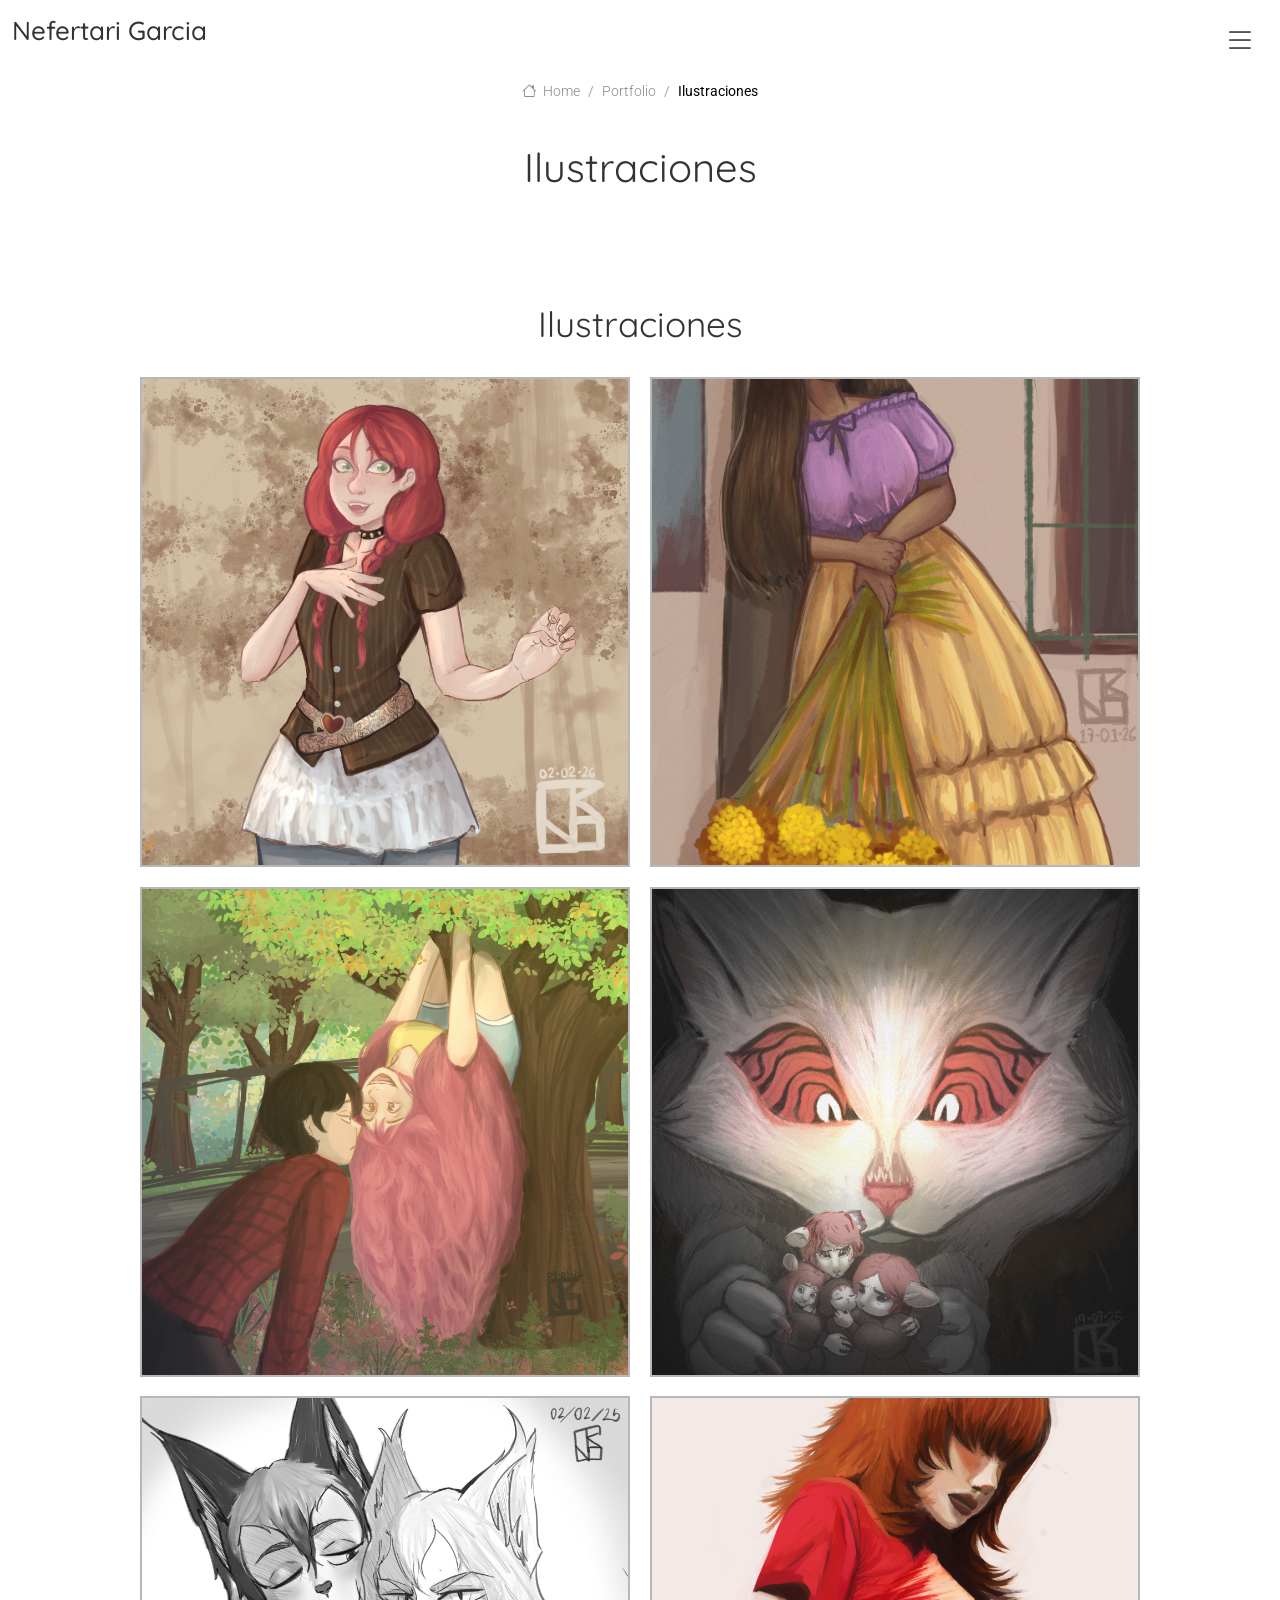
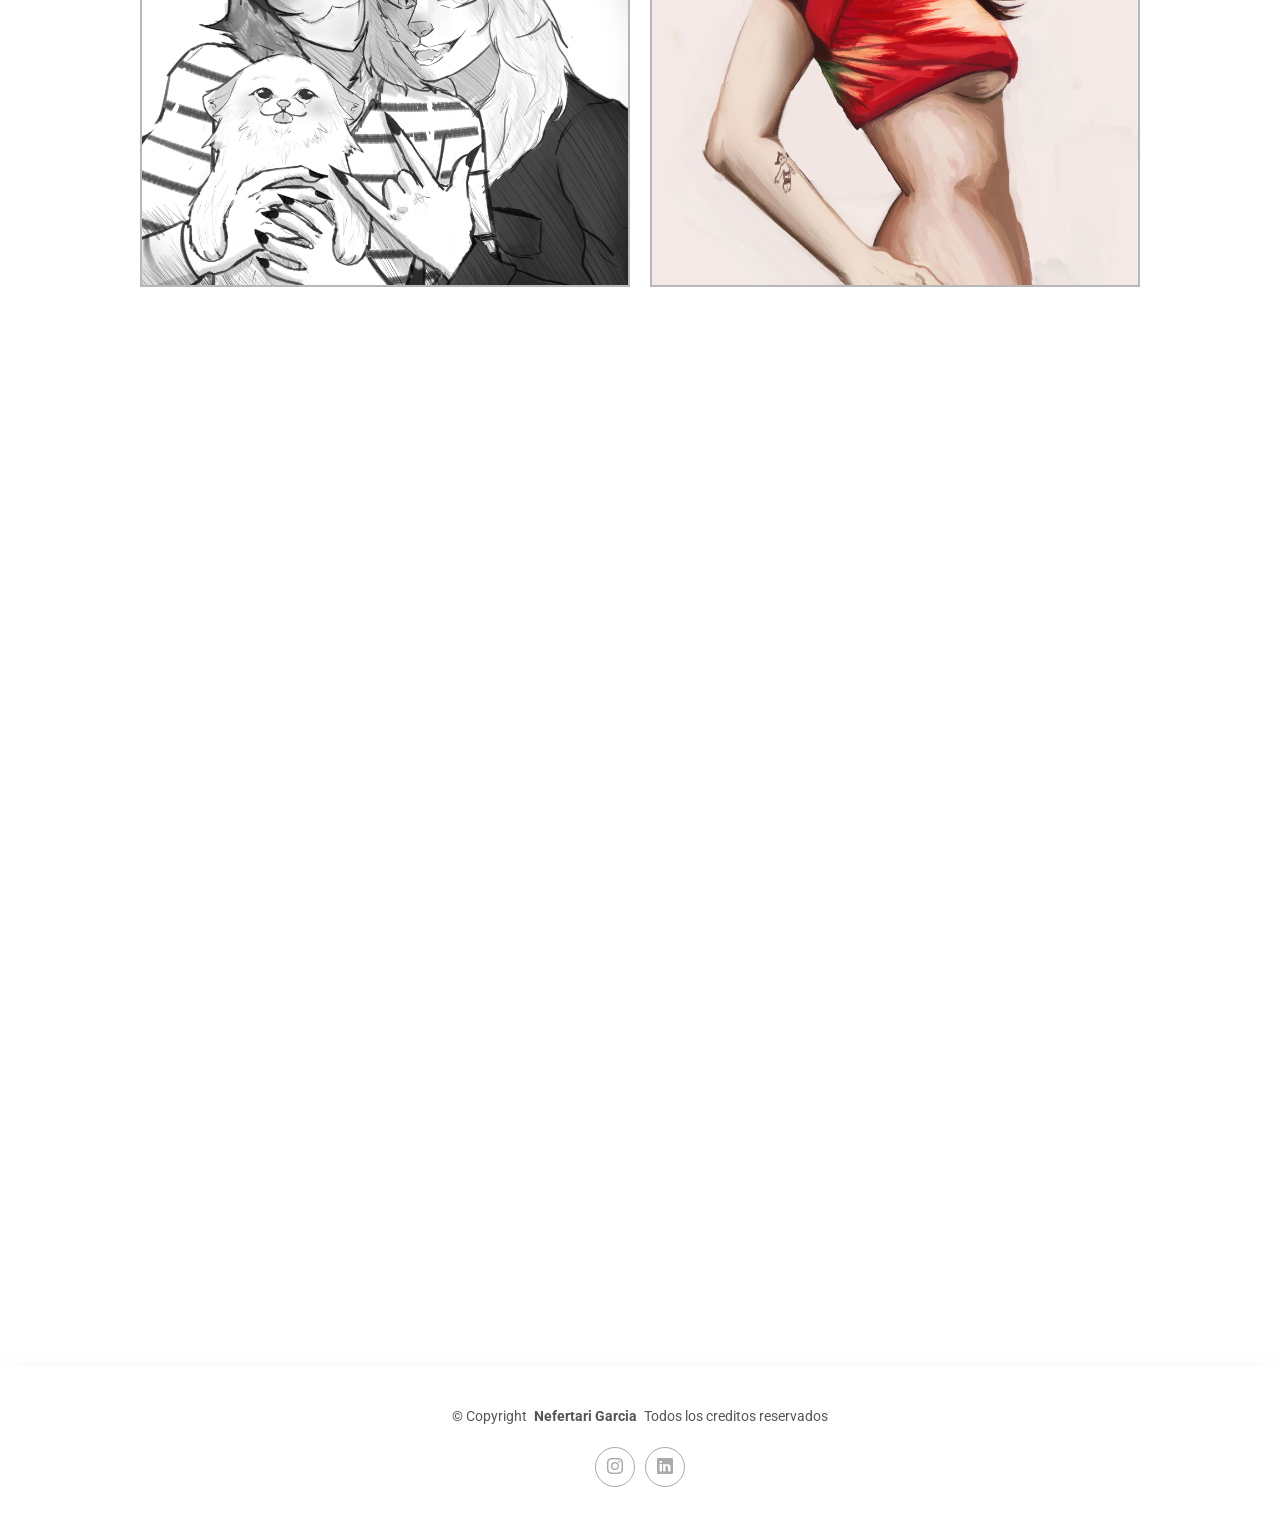
<file: portfolio-ilustraciones.html>
<!DOCTYPE html>
<html lang="en">

<head>
  <meta charset="utf-8">
  <meta content="width=device-width, initial-scale=1.0" name="viewport">
  <title>Portfolio Ilustraciones</title>
  <meta name="description" content="">
  <meta name="keywords" content="">

  <!-- Favicons -->
  <link href="assets/img/logo_neff.png" rel="icon">
  <link href="assets/img/apple-touch-icon.png" rel="apple-touch-icon">

  <!-- Fonts -->
  <link href="https://fonts.googleapis.com" rel="preconnect">
  <link href="https://fonts.gstatic.com" rel="preconnect" crossorigin>
  <link href="https://fonts.googleapis.com/css2?family=Roboto:ital,wght@0,100;0,300;0,400;0,500;0,700;0,900;1,100;1,300;1,400;1,500;1,700;1,900&family=Raleway:ital,wght@0,100;0,200;0,300;0,400;0,500;0,600;0,700;0,800;0,900;1,100;1,200;1,300;1,400;1,500;1,600;1,700;1,800;1,900&family=Quicksand:wght@300;400;500;600;700&display=swap" rel="stylesheet">

  <!-- Vendor CSS Files -->
  <link href="assets/vendor/bootstrap/css/bootstrap.min.css" rel="stylesheet">
  <link href="assets/vendor/bootstrap-icons/bootstrap-icons.css" rel="stylesheet">
  <link href="assets/vendor/aos/aos.css" rel="stylesheet">
  <link href="assets/vendor/glightbox/css/glightbox.min.css" rel="stylesheet">
  <link href="assets/vendor/swiper/swiper-bundle.min.css" rel="stylesheet">

  <!-- Main CSS File -->
  <link href="assets/css/main.css" rel="stylesheet">
</head>

<body class="portfolio-details-page">

  <header id="header" class="header d-flex align-items-center position-relative">
    <div class="container-fluid position-relative d-flex align-items-center justify-content-between">

      <a href="index.html" class="logo d-flex align-items-center">
        <h1 class="sitename">Nefertari Garcia</h1>
      </a>

      <nav id="navmenu" class="navmenu">
        <ul>
          <li><a href="index.html#hero">Home</a></li>
          <li><a href="index.html#about">About</a></li>
          <li><a href="index.html#resume">Resume</a></li>
          <li><a href="index.html#portfolio">Portfolio</a></li>
          <li><a href="index.html#services">Services</a></li>
          <li><a href="index.html#contact">Contact</a></li>
        </ul>
        <i class="mobile-nav-toggle d-xl-none bi bi-list"></i>
      </nav>

    </div>
  </header>

  <main class="main">

    <!-- Page Title -->
    <div class="page-title">
      <div class="breadcrumbs">
        <nav aria-label="breadcrumb">
          <ol class="breadcrumb">
            <li class="breadcrumb-item"><a href="index.html"><i class="bi bi-house"></i> Home</a></li>
            <li class="breadcrumb-item"><a href="index.html#portfolio">Portfolio</a></li>
            <li class="breadcrumb-item active current">Ilustraciones</li>
          </ol>
        </nav>
      </div>

      <div class="title-wrapper">
        <h1>Ilustraciones</h1>
      </div>
    </div><!-- End Page Title -->

    <!-- Portfolio Details Section -->
    <section id="portfolio-details" class="portfolio-details section">
      <div class="container" data-aos="fade-up" data-aos-delay="100">
        <div class="ilustraciones-wrapper">
          <h2 class="ilustraciones-title" data-aos="fade-up">Ilustraciones</h2>

          <div class="ilustraciones-grid">
            <figure class="ilustracion-card" data-aos="fade-up" data-aos-delay="100">
              <img src="assets/img/portfolio/ilustracion-1.png" alt="Ilustración 1" loading="lazy">
            </figure>

            <figure class="ilustracion-card" data-aos="fade-up" data-aos-delay="150">
              <img src="assets/img/portfolio/ilustracion-2.png" alt="Ilustración 2" loading="lazy">
            </figure>

            <figure class="ilustracion-card" data-aos="fade-up" data-aos-delay="150">
              <img src="assets/img/portfolio/ilustracion-3.png" alt="Ilustración 3" loading="lazy">
            </figure>

            <figure class="ilustracion-card" data-aos="fade-up" data-aos-delay="200">
              <img src="assets/img/portfolio/ilustracion-4.png" alt="Ilustración 4" loading="lazy">
            </figure>

            <figure class="ilustracion-card" data-aos="fade-up" data-aos-delay="250">
              <img src="assets/img/portfolio/ilustracion-5.png" alt="Ilustración 5" loading="lazy">
            </figure>

            <figure class="ilustracion-card" data-aos="fade-up" data-aos-delay="300">
              <img src="assets/img/portfolio/ilustracion-6.png" alt="Ilustración 6" loading="lazy">
            </figure>

            <figure class="ilustracion-card" data-aos="fade-up" data-aos-delay="350">
              <img src="assets/img/portfolio/ilustracion-7.png" alt="Ilustración 7" loading="lazy">
            </figure>

            <figure class="ilustracion-card" data-aos="fade-up" data-aos-delay="350">
              <img src="assets/img/portfolio/ilustracion-8.png" alt="Ilustración 8" loading="lazy">
            </figure>

            <figure class="ilustracion-card" data-aos="fade-up" data-aos-delay="350">
              <img src="assets/img/portfolio/ilustracion-9.png" alt="Ilustración 9" loading="lazy">
            </figure>

            <figure class="ilustracion-card" data-aos="fade-up" data-aos-delay="350">
              <img src="assets/img/portfolio/ilustracion-10.png" alt="Ilustración 10" loading="lazy">
            </figure>
          </div>
        </div>
      </div>
    </section><!-- /Portfolio Details Section -->

  </main>

  <footer id="footer" class="footer">

    <div class="container">
      <div class="copyright text-center ">
        <p>© <span>Copyright</span> <strong class="px-1 sitename">Nefertari Garcia</strong> <span>Todos los creditos reservados</span></p>
      </div>
      <div class="social-links d-flex justify-content-center">
        <!--  <a href=""><i class="bi bi-twitter-x"></i></a>  --> 
        <!-- <a href=""><i class="bi bi-facebook"></i></a> -->
        <a href="https://www.instagram.com/papapodrida_uwu/"><i class="bi bi-instagram"></i></a>
        <a href="www.linkedin.com/in/nefertari-garcia"><i class="bi bi-linkedin"></i></a>
      </div>
      
    </div>

  </footer>

  <!-- Scroll Top -->
  <a href="#" id="scroll-top" class="scroll-top d-flex align-items-center justify-content-center"><i class="bi bi-arrow-up-short"></i></a>

  <!-- Preloader -->
  <div id="preloader">
    <div></div>
    <div></div>
    <div></div>
    <div></div>
  </div>

  <!-- Vendor JS Files -->
  <script src="assets/vendor/bootstrap/js/bootstrap.bundle.min.js"></script>
  <script src="assets/vendor/php-email-form/validate.js"></script>
  <script src="assets/vendor/aos/aos.js"></script>
  <script src="assets/vendor/typed.js/typed.umd.js"></script>
  <script src="assets/vendor/waypoints/noframework.waypoints.js"></script>
  <script src="assets/vendor/imagesloaded/imagesloaded.pkgd.min.js"></script>
  <script src="assets/vendor/isotope-layout/isotope.pkgd.min.js"></script>
  <script src="assets/vendor/glightbox/js/glightbox.min.js"></script>
  <script src="assets/vendor/swiper/swiper-bundle.min.js"></script>

  <!-- Main JS File -->
  <script src="assets/js/main.js"></script>

</body>

</html>
</file>
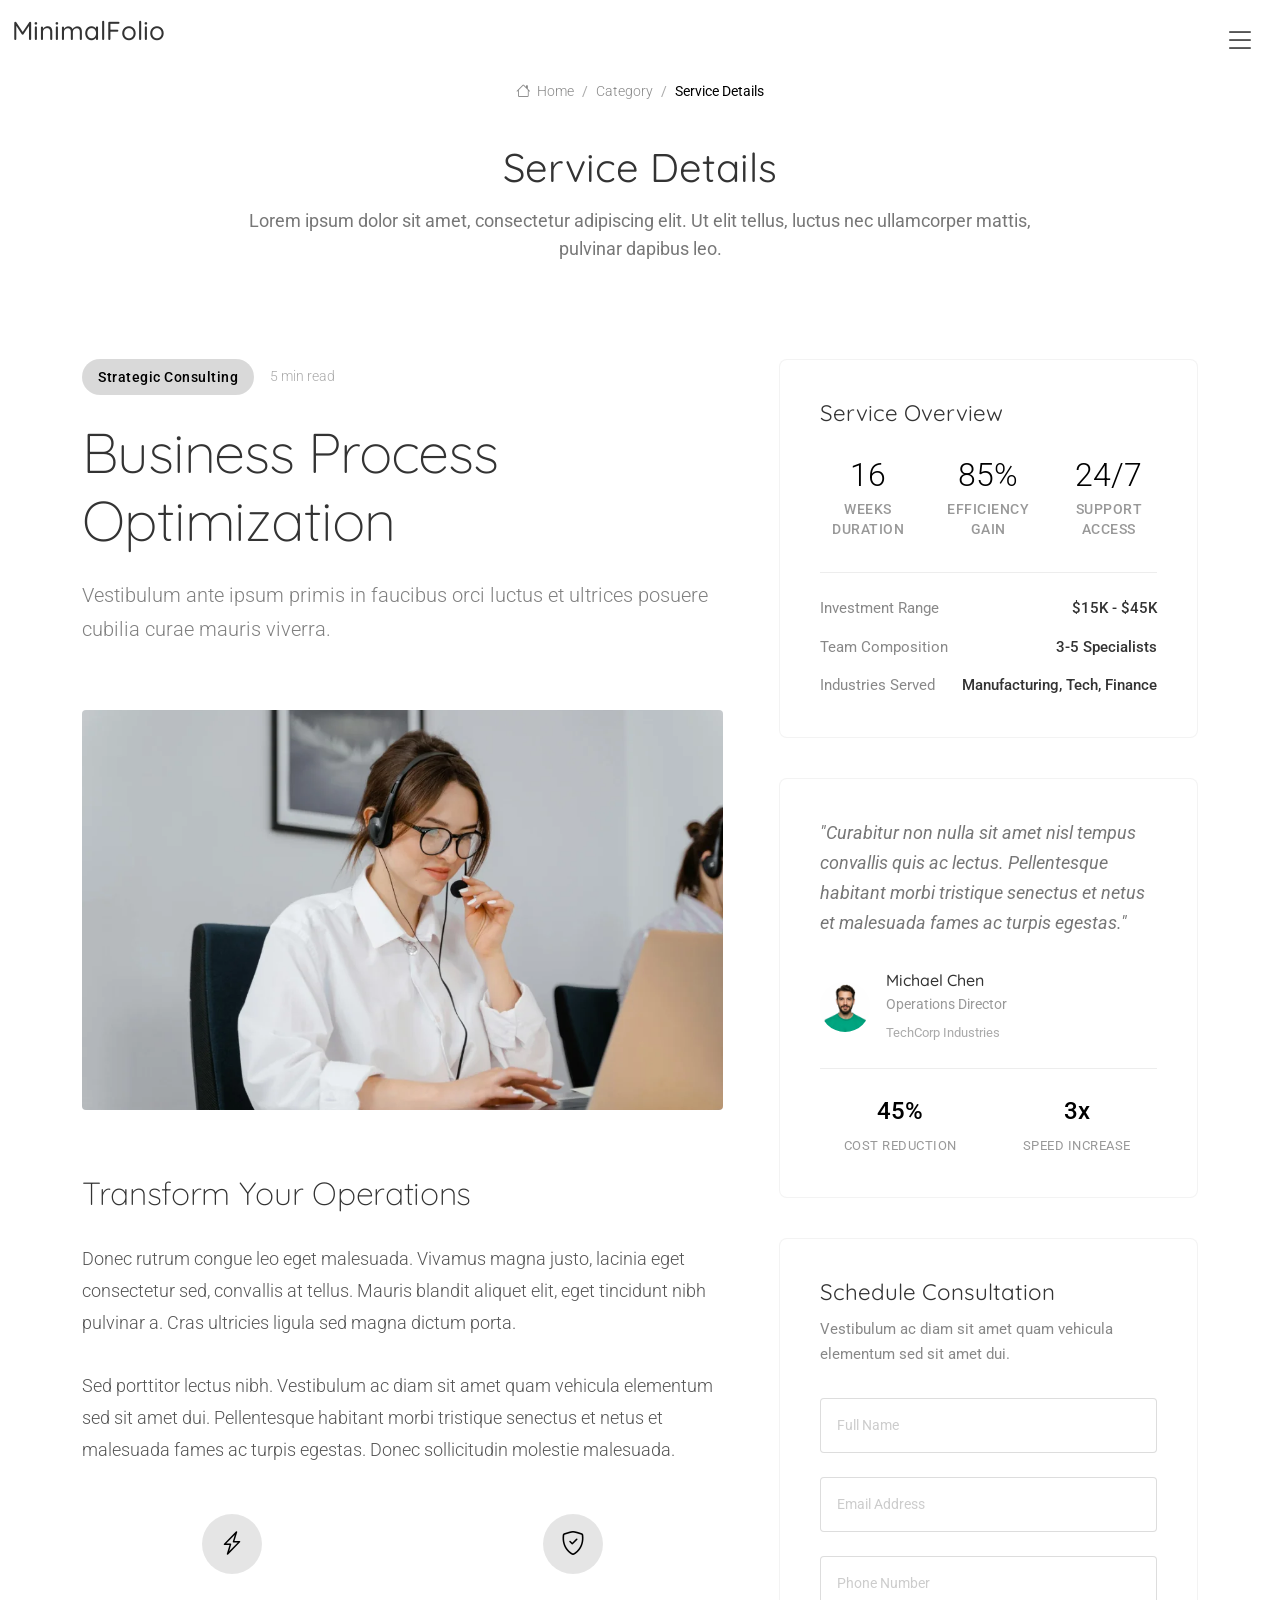
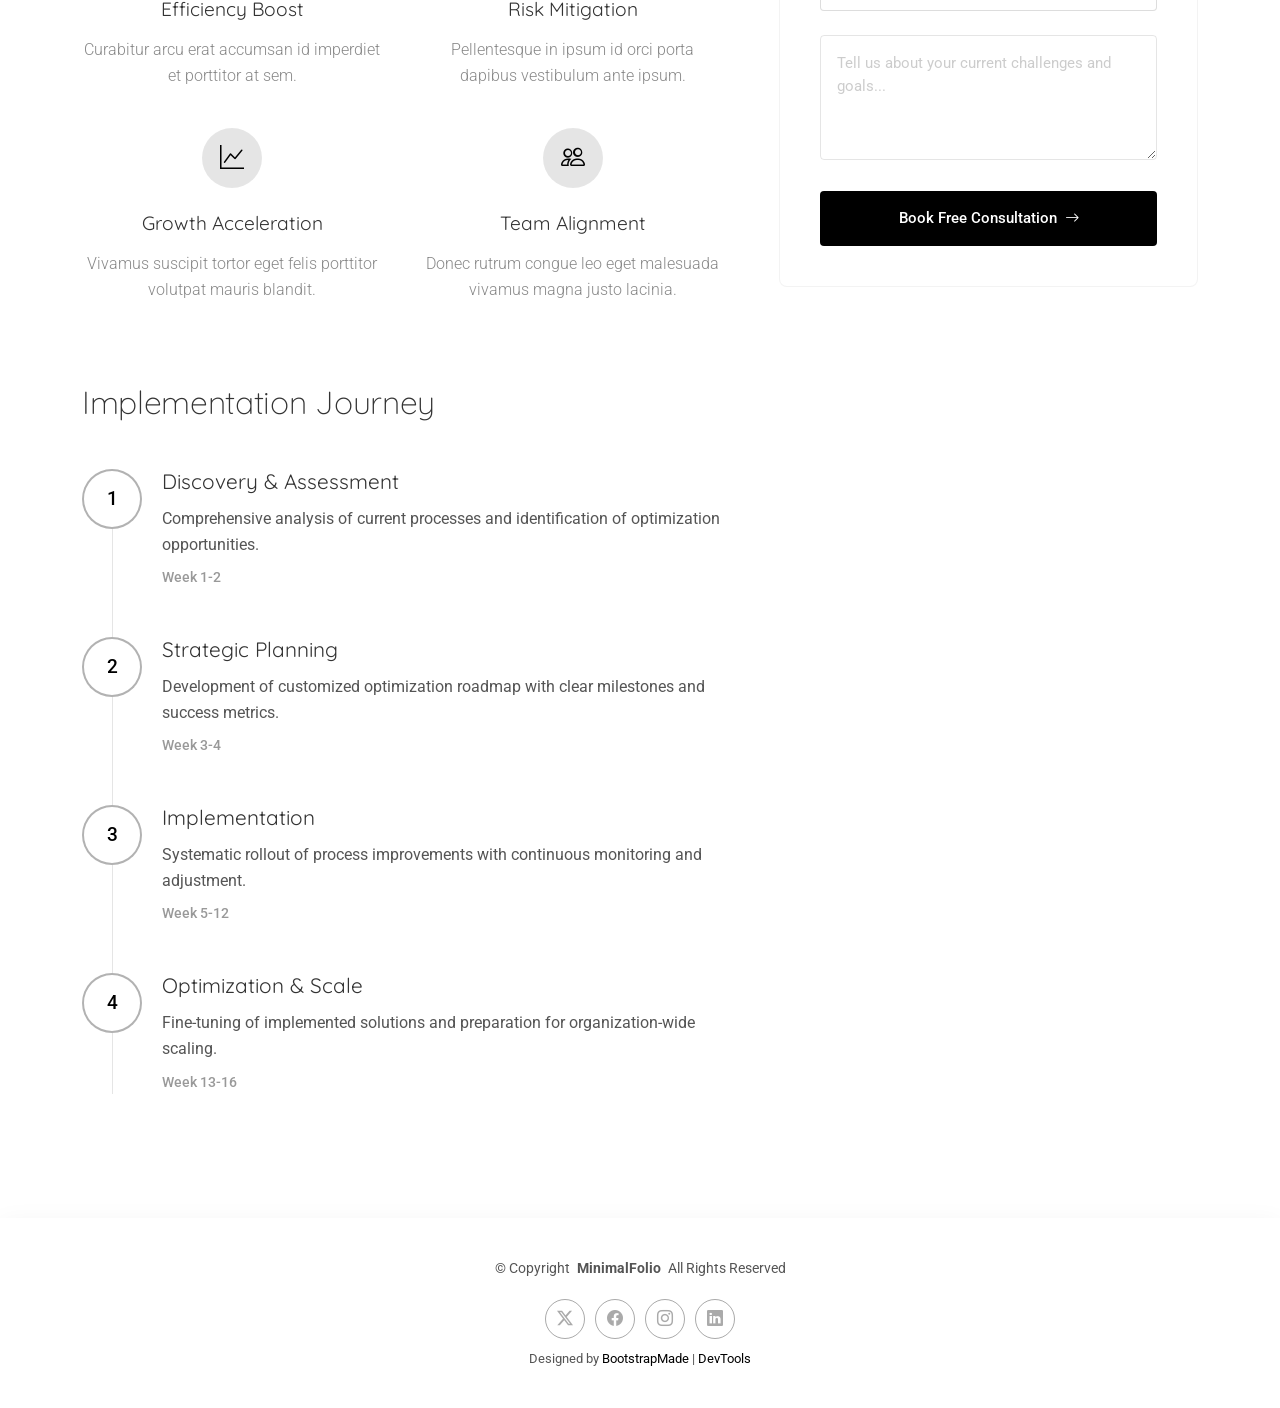
<file: service-details.html>
<!DOCTYPE html>
<html lang="en">

<head>
  <meta charset="utf-8">
  <meta content="width=device-width, initial-scale=1.0" name="viewport">
  <title>Service Details - MinimalFolio Bootstrap Template</title>
  <meta name="description" content="">
  <meta name="keywords" content="">

  <!-- Favicons -->
  <link href="assets/img/favicon.png" rel="icon">
  <link href="assets/img/apple-touch-icon.png" rel="apple-touch-icon">

  <!-- Fonts -->
  <link href="https://fonts.googleapis.com" rel="preconnect">
  <link href="https://fonts.gstatic.com" rel="preconnect" crossorigin>
  <link href="https://fonts.googleapis.com/css2?family=Roboto:ital,wght@0,100;0,300;0,400;0,500;0,700;0,900;1,100;1,300;1,400;1,500;1,700;1,900&family=Raleway:ital,wght@0,100;0,200;0,300;0,400;0,500;0,600;0,700;0,800;0,900;1,100;1,200;1,300;1,400;1,500;1,600;1,700;1,800;1,900&family=Quicksand:wght@300;400;500;600;700&display=swap" rel="stylesheet">

  <!-- Vendor CSS Files -->
  <link href="assets/vendor/bootstrap/css/bootstrap.min.css" rel="stylesheet">
  <link href="assets/vendor/bootstrap-icons/bootstrap-icons.css" rel="stylesheet">
  <link href="assets/vendor/aos/aos.css" rel="stylesheet">
  <link href="assets/vendor/glightbox/css/glightbox.min.css" rel="stylesheet">
  <link href="assets/vendor/swiper/swiper-bundle.min.css" rel="stylesheet">

  <!-- Main CSS File -->
  <link href="assets/css/main.css" rel="stylesheet">

  <!-- =======================================================
  * Template Name: MinimalFolio
  * Template URL: https://bootstrapmade.com/minimalfolio-bootstrap-portfolio-template/
  * Updated: Aug 05 2025 with Bootstrap v5.3.7
  * Author: BootstrapMade.com
  * License: https://bootstrapmade.com/license/
  ======================================================== -->
</head>

<body class="service-details-page">

  <header id="header" class="header d-flex align-items-center position-relative">
    <div class="container-fluid position-relative d-flex align-items-center justify-content-between">

      <a href="index.html" class="logo d-flex align-items-center">
        <!-- Uncomment the line below if you also wish to use an image logo -->
        <!-- <img src="assets/img/logo.webp" alt=""> -->
        <h1 class="sitename">MinimalFolio</h1>
      </a>

      <nav id="navmenu" class="navmenu">
        <ul>
          <li><a href="#hero">Home</a></li>
          <li><a href="#about">About</a></li>
          <li><a href="#resume">Resume</a></li>
          <li><a href="#portfolio">Portfolio</a></li>
          <li><a href="#services">Services</a></li>
          <li class="dropdown"><a href="#"><span>Dropdown</span> <i class="bi bi-chevron-down toggle-dropdown"></i></a>
            <ul>
              <li><a href="#">Dropdown 1</a></li>
              <li class="dropdown"><a href="#"><span>Deep Dropdown</span> <i class="bi bi-chevron-down toggle-dropdown"></i></a>
                <ul>
                  <li><a href="#">Deep Dropdown 1</a></li>
                  <li><a href="#">Deep Dropdown 2</a></li>
                  <li><a href="#">Deep Dropdown 3</a></li>
                  <li><a href="#">Deep Dropdown 4</a></li>
                  <li><a href="#">Deep Dropdown 5</a></li>
                </ul>
              </li>
              <li><a href="#">Dropdown 2</a></li>
              <li><a href="#">Dropdown 3</a></li>
              <li><a href="#">Dropdown 4</a></li>
            </ul>
          </li>
          <li><a href="#contact">Contact</a></li>
        </ul>
        <i class="mobile-nav-toggle d-xl-none bi bi-list"></i>
      </nav>

    </div>
  </header>

  <main class="main">

    <!-- Page Title -->
    <div class="page-title">
      <div class="breadcrumbs">
        <nav aria-label="breadcrumb">
          <ol class="breadcrumb">
            <li class="breadcrumb-item"><a href="#"><i class="bi bi-house"></i> Home</a></li>
            <li class="breadcrumb-item"><a href="#">Category</a></li>
            <li class="breadcrumb-item active current">Service Details</li>
          </ol>
        </nav>
      </div>

      <div class="title-wrapper">
        <h1>Service Details</h1>
        <p>Lorem ipsum dolor sit amet, consectetur adipiscing elit. Ut elit tellus, luctus nec ullamcorper mattis, pulvinar dapibus leo.</p>
      </div>
    </div><!-- End Page Title -->

    <!-- Service Details Section -->
    <section id="service-details" class="service-details section">

      <div class="container" data-aos="fade-up" data-aos-delay="100">

        <div class="row">

          <!-- Main Content Area -->
          <div class="col-lg-7">

            <!-- Hero Service Introduction -->
            <div class="service-hero" data-aos="fade-up" data-aos-delay="100">
              <div class="service-meta">
                <span class="service-category">Strategic Consulting</span>
                <span class="reading-time">5 min read</span>
              </div>
              <h1>Business Process Optimization</h1>
              <p class="service-description">Vestibulum ante ipsum primis in faucibus orci luctus et ultrices posuere cubilia curae mauris viverra.</p>
            </div>

            <!-- Service Visual -->
            <div class="service-visual" data-aos="zoom-in" data-aos-delay="200">
              <img src="assets/img/services/services-7.webp" alt="Business Process Optimization" class="img-fluid">
            </div>

            <!-- Service Content -->
            <div class="service-narrative" data-aos="fade-up" data-aos-delay="300">
              <h3>Transform Your Operations</h3>
              <p>Donec rutrum congue leo eget malesuada. Vivamus magna justo, lacinia eget consectetur sed, convallis at tellus. Mauris blandit aliquet elit, eget tincidunt nibh pulvinar a. Cras ultricies ligula sed magna dictum porta.</p>

              <p>Sed porttitor lectus nibh. Vestibulum ac diam sit amet quam vehicula elementum sed sit amet dui. Pellentesque habitant morbi tristique senectus et netus et malesuada fames ac turpis egestas. Donec sollicitudin molestie malesuada.</p>

              <!-- Key Benefits Grid -->
              <div class="benefits-grid" data-aos="fade-up" data-aos-delay="400">
                <div class="benefit-card">
                  <div class="benefit-icon">
                    <i class="bi bi-lightning-charge"></i>
                  </div>
                  <h4>Efficiency Boost</h4>
                  <p>Curabitur arcu erat accumsan id imperdiet et porttitor at sem.</p>
                </div>

                <div class="benefit-card">
                  <div class="benefit-icon">
                    <i class="bi bi-shield-check"></i>
                  </div>
                  <h4>Risk Mitigation</h4>
                  <p>Pellentesque in ipsum id orci porta dapibus vestibulum ante ipsum.</p>
                </div>

                <div class="benefit-card">
                  <div class="benefit-icon">
                    <i class="bi bi-graph-up"></i>
                  </div>
                  <h4>Growth Acceleration</h4>
                  <p>Vivamus suscipit tortor eget felis porttitor volutpat mauris blandit.</p>
                </div>

                <div class="benefit-card">
                  <div class="benefit-icon">
                    <i class="bi bi-people"></i>
                  </div>
                  <h4>Team Alignment</h4>
                  <p>Donec rutrum congue leo eget malesuada vivamus magna justo lacinia.</p>
                </div>
              </div>

            </div>

            <!-- Implementation Timeline -->
            <div class="timeline-section" data-aos="fade-up" data-aos-delay="500">
              <h3>Implementation Journey</h3>
              <div class="timeline">
                <div class="timeline-item">
                  <div class="timeline-marker">
                    <span>1</span>
                  </div>
                  <div class="timeline-content">
                    <h4>Discovery &amp; Assessment</h4>
                    <p>Comprehensive analysis of current processes and identification of optimization opportunities.</p>
                    <small>Week 1-2</small>
                  </div>
                </div>

                <div class="timeline-item">
                  <div class="timeline-marker">
                    <span>2</span>
                  </div>
                  <div class="timeline-content">
                    <h4>Strategic Planning</h4>
                    <p>Development of customized optimization roadmap with clear milestones and success metrics.</p>
                    <small>Week 3-4</small>
                  </div>
                </div>

                <div class="timeline-item">
                  <div class="timeline-marker">
                    <span>3</span>
                  </div>
                  <div class="timeline-content">
                    <h4>Implementation</h4>
                    <p>Systematic rollout of process improvements with continuous monitoring and adjustment.</p>
                    <small>Week 5-12</small>
                  </div>
                </div>

                <div class="timeline-item">
                  <div class="timeline-marker">
                    <span>4</span>
                  </div>
                  <div class="timeline-content">
                    <h4>Optimization &amp; Scale</h4>
                    <p>Fine-tuning of implemented solutions and preparation for organization-wide scaling.</p>
                    <small>Week 13-16</small>
                  </div>
                </div>
              </div>
            </div>

          </div><!-- End Main Content -->

          <!-- Service Sidebar -->
          <div class="col-lg-5">
            <div class="service-sidebar" data-aos="fade-up" data-aos-delay="200">

              <!-- Service Overview Card -->
              <div class="overview-card">
                <div class="overview-header">
                  <h4>Service Overview</h4>
                </div>
                <div class="overview-stats">
                  <div class="stat-item">
                    <div class="stat-number">16</div>
                    <div class="stat-label">Weeks Duration</div>
                  </div>
                  <div class="stat-item">
                    <div class="stat-number">85%</div>
                    <div class="stat-label">Efficiency Gain</div>
                  </div>
                  <div class="stat-item">
                    <div class="stat-number">24/7</div>
                    <div class="stat-label">Support Access</div>
                  </div>
                </div>

                <div class="overview-details">
                  <div class="detail-row">
                    <span class="detail-label">Investment Range</span>
                    <span class="detail-value">$15K - $45K</span>
                  </div>
                  <div class="detail-row">
                    <span class="detail-label">Team Composition</span>
                    <span class="detail-value">3-5 Specialists</span>
                  </div>
                  <div class="detail-row">
                    <span class="detail-label">Industries Served</span>
                    <span class="detail-value">Manufacturing, Tech, Finance</span>
                  </div>
                </div>
              </div>

              <!-- Client Success Story -->
              <div class="success-story">
                <div class="story-quote">
                  <p>"Curabitur non nulla sit amet nisl tempus convallis quis ac lectus. Pellentesque habitant morbi tristique senectus et netus et malesuada fames ac turpis egestas."</p>
                </div>
                <div class="story-author">
                  <img src="assets/img/person/person-m-8.webp" alt="Michael Chen" class="author-avatar">
                  <div class="author-details">
                    <h5>Michael Chen</h5>
                    <span>Operations Director</span>
                    <small>TechCorp Industries</small>
                  </div>
                </div>
                <div class="story-metrics">
                  <div class="metric">
                    <span class="metric-value">45%</span>
                    <span class="metric-label">Cost Reduction</span>
                  </div>
                  <div class="metric">
                    <span class="metric-value">3x</span>
                    <span class="metric-label">Speed Increase</span>
                  </div>
                </div>
              </div>

              <!-- Consultation Form -->
              <div class="consultation-form">
                <div class="form-header">
                  <h4>Schedule Consultation</h4>
                  <p>Vestibulum ac diam sit amet quam vehicula elementum sed sit amet dui.</p>
                </div>

                <form action="forms/consultation.php" method="post" class="php-email-form">
                  <div class="form-group">
                    <input type="text" name="name" class="form-input" placeholder="Full Name" required="">
                  </div>

                  <div class="form-group">
                    <input type="email" name="email" class="form-input" placeholder="Email Address" required="">
                  </div>

                  <div class="form-group">
                    <input type="tel" name="phone" class="form-input" placeholder="Phone Number">
                  </div>

                  <input type="hidden" name="subject" value="Business Process Optimization Consultation">

                  <div class="form-group">
                    <textarea name="message" class="form-input" rows="4" placeholder="Tell us about your current challenges and goals..." required=""></textarea>
                  </div>

                  <div class="loading">Loading</div>
                  <div class="error-message"></div>
                  <div class="sent-message">Your consultation request has been sent. Thank you!</div>

                  <button type="submit" class="btn-consultation">
                    <span>Book Free Consultation</span>
                    <i class="bi bi-arrow-right"></i>
                  </button>
                </form>
              </div>

            </div>
          </div><!-- End Sidebar -->

        </div>

      </div>

    </section><!-- /Service Details Section -->

  </main>

  <footer id="footer" class="footer">

    <div class="container">
      <div class="copyright text-center ">
        <p>© <span>Copyright</span> <strong class="px-1 sitename">MinimalFolio</strong> <span>All Rights Reserved</span></p>
      </div>
      <div class="social-links d-flex justify-content-center">
        <a href=""><i class="bi bi-twitter-x"></i></a>
        <a href=""><i class="bi bi-facebook"></i></a>
        <a href=""><i class="bi bi-instagram"></i></a>
        <a href=""><i class="bi bi-linkedin"></i></a>
      </div>
      <div class="credits">
        <!-- All the links in the footer should remain intact. -->
        <!-- You can delete the links only if you've purchased the pro version. -->
        <!-- Licensing information: https://bootstrapmade.com/license/ -->
        <!-- Purchase the pro version with working PHP/AJAX contact form: [buy-url] -->
        Designed by <a href="https://bootstrapmade.com/">BootstrapMade</a> | <a href="https://bootstrapmade.com/tools/">DevTools</a>
      </div>
    </div>

  </footer>

  <!-- Scroll Top -->
  <a href="#" id="scroll-top" class="scroll-top d-flex align-items-center justify-content-center"><i class="bi bi-arrow-up-short"></i></a>

  <!-- Preloader -->
  <div id="preloader">
    <div></div>
    <div></div>
    <div></div>
    <div></div>
  </div>

  <!-- Vendor JS Files -->
  <script src="assets/vendor/bootstrap/js/bootstrap.bundle.min.js"></script>
  <script src="assets/vendor/php-email-form/validate.js"></script>
  <script src="assets/vendor/aos/aos.js"></script>
  <script src="assets/vendor/typed.js/typed.umd.js"></script>
  <script src="assets/vendor/waypoints/noframework.waypoints.js"></script>
  <script src="assets/vendor/imagesloaded/imagesloaded.pkgd.min.js"></script>
  <script src="assets/vendor/isotope-layout/isotope.pkgd.min.js"></script>
  <script src="assets/vendor/glightbox/js/glightbox.min.js"></script>
  <script src="assets/vendor/swiper/swiper-bundle.min.js"></script>

  <!-- Main JS File -->
  <script src="assets/js/main.js"></script>

</body>

</html>
</file>
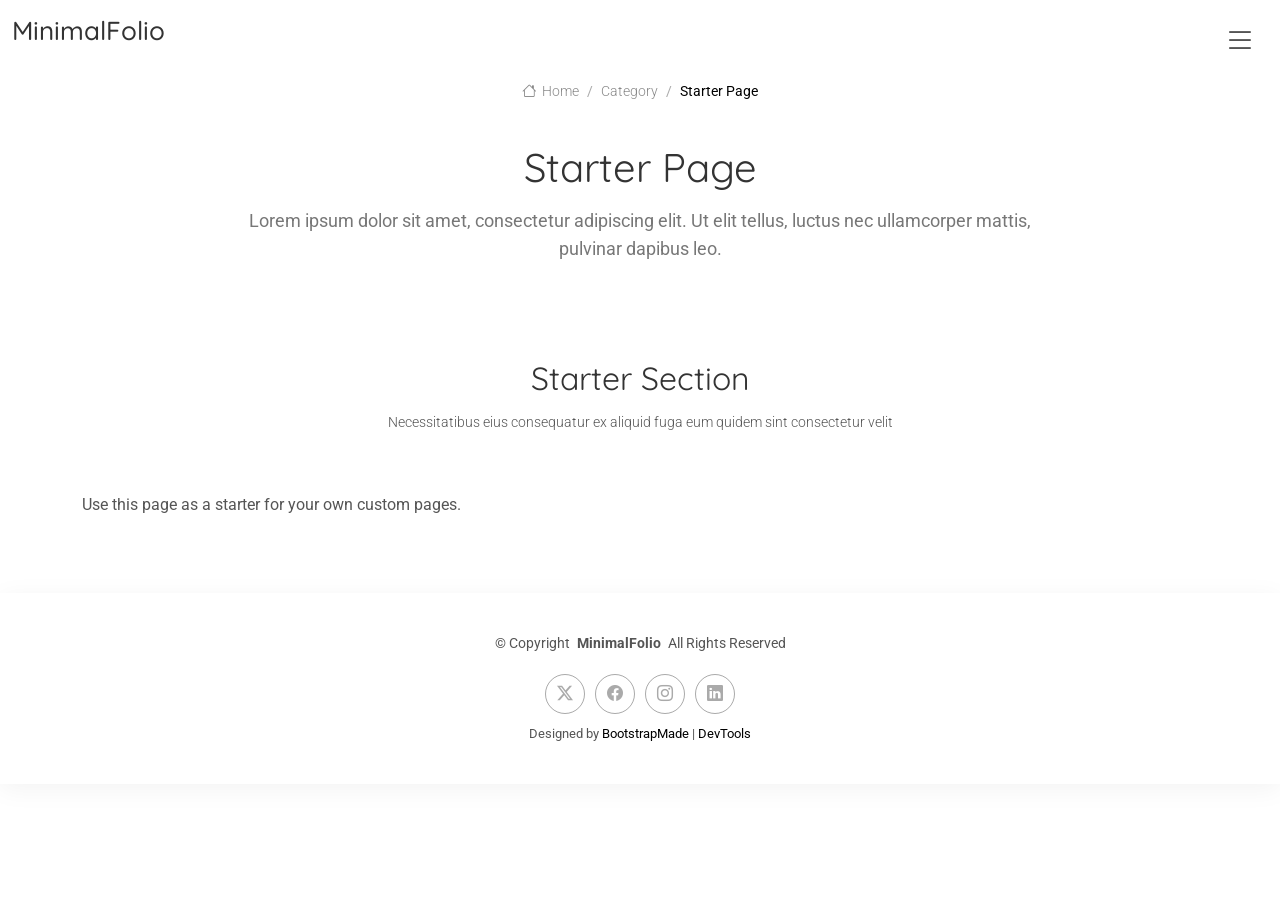
<file: starter-page.html>
<!DOCTYPE html>
<html lang="en">

<head>
  <meta charset="utf-8">
  <meta content="width=device-width, initial-scale=1.0" name="viewport">
  <title>Starter Page - MinimalFolio Bootstrap Template</title>
  <meta name="description" content="">
  <meta name="keywords" content="">

  <!-- Favicons -->
  <link href="assets/img/favicon.png" rel="icon">
  <link href="assets/img/apple-touch-icon.png" rel="apple-touch-icon">

  <!-- Fonts -->
  <link href="https://fonts.googleapis.com" rel="preconnect">
  <link href="https://fonts.gstatic.com" rel="preconnect" crossorigin>
  <link href="https://fonts.googleapis.com/css2?family=Roboto:ital,wght@0,100;0,300;0,400;0,500;0,700;0,900;1,100;1,300;1,400;1,500;1,700;1,900&family=Raleway:ital,wght@0,100;0,200;0,300;0,400;0,500;0,600;0,700;0,800;0,900;1,100;1,200;1,300;1,400;1,500;1,600;1,700;1,800;1,900&family=Quicksand:wght@300;400;500;600;700&display=swap" rel="stylesheet">

  <!-- Vendor CSS Files -->
  <link href="assets/vendor/bootstrap/css/bootstrap.min.css" rel="stylesheet">
  <link href="assets/vendor/bootstrap-icons/bootstrap-icons.css" rel="stylesheet">
  <link href="assets/vendor/aos/aos.css" rel="stylesheet">
  <link href="assets/vendor/glightbox/css/glightbox.min.css" rel="stylesheet">
  <link href="assets/vendor/swiper/swiper-bundle.min.css" rel="stylesheet">

  <!-- Main CSS File -->
  <link href="assets/css/main.css" rel="stylesheet">

  <!-- =======================================================
  * Template Name: MinimalFolio
  * Template URL: https://bootstrapmade.com/minimalfolio-bootstrap-portfolio-template/
  * Updated: Aug 05 2025 with Bootstrap v5.3.7
  * Author: BootstrapMade.com
  * License: https://bootstrapmade.com/license/
  ======================================================== -->
</head>

<body class="starter-page-page">

  <header id="header" class="header d-flex align-items-center position-relative">
    <div class="container-fluid position-relative d-flex align-items-center justify-content-between">

      <a href="index.html" class="logo d-flex align-items-center">
        <!-- Uncomment the line below if you also wish to use an image logo -->
        <!-- <img src="assets/img/logo.webp" alt=""> -->
        <h1 class="sitename">MinimalFolio</h1>
      </a>

      <nav id="navmenu" class="navmenu">
        <ul>
          <li><a href="#hero">Home</a></li>
          <li><a href="#about">About</a></li>
          <li><a href="#resume">Resume</a></li>
          <li><a href="#portfolio">Portfolio</a></li>
          <li><a href="#services">Services</a></li>
          <li class="dropdown"><a href="#"><span>Dropdown</span> <i class="bi bi-chevron-down toggle-dropdown"></i></a>
            <ul>
              <li><a href="#">Dropdown 1</a></li>
              <li class="dropdown"><a href="#"><span>Deep Dropdown</span> <i class="bi bi-chevron-down toggle-dropdown"></i></a>
                <ul>
                  <li><a href="#">Deep Dropdown 1</a></li>
                  <li><a href="#">Deep Dropdown 2</a></li>
                  <li><a href="#">Deep Dropdown 3</a></li>
                  <li><a href="#">Deep Dropdown 4</a></li>
                  <li><a href="#">Deep Dropdown 5</a></li>
                </ul>
              </li>
              <li><a href="#">Dropdown 2</a></li>
              <li><a href="#">Dropdown 3</a></li>
              <li><a href="#">Dropdown 4</a></li>
            </ul>
          </li>
          <li><a href="#contact">Contact</a></li>
        </ul>
        <i class="mobile-nav-toggle d-xl-none bi bi-list"></i>
      </nav>

    </div>
  </header>

  <main class="main">

    <!-- Page Title -->
    <div class="page-title">
      <div class="breadcrumbs">
        <nav aria-label="breadcrumb">
          <ol class="breadcrumb">
            <li class="breadcrumb-item"><a href="#"><i class="bi bi-house"></i> Home</a></li>
            <li class="breadcrumb-item"><a href="#">Category</a></li>
            <li class="breadcrumb-item active current">Starter Page</li>
          </ol>
        </nav>
      </div>

      <div class="title-wrapper">
        <h1>Starter Page</h1>
        <p>Lorem ipsum dolor sit amet, consectetur adipiscing elit. Ut elit tellus, luctus nec ullamcorper mattis, pulvinar dapibus leo.</p>
      </div>
    </div><!-- End Page Title -->

    <!-- Starter Section Section -->
    <section id="starter-section" class="starter-section section">

      <!-- Section Title -->
      <div class="container section-title" data-aos="fade-up">
        <h2>Starter Section</h2>
        <p>Necessitatibus eius consequatur ex aliquid fuga eum quidem sint consectetur velit</p>
      </div><!-- End Section Title -->

      <div class="container" data-aos="fade-up">
        <p>Use this page as a starter for your own custom pages.</p>
      </div>

    </section><!-- /Starter Section Section -->

  </main>

  <footer id="footer" class="footer">

    <div class="container">
      <div class="copyright text-center ">
        <p>© <span>Copyright</span> <strong class="px-1 sitename">MinimalFolio</strong> <span>All Rights Reserved</span></p>
      </div>
      <div class="social-links d-flex justify-content-center">
        <a href=""><i class="bi bi-twitter-x"></i></a>
        <a href=""><i class="bi bi-facebook"></i></a>
        <a href=""><i class="bi bi-instagram"></i></a>
        <a href=""><i class="bi bi-linkedin"></i></a>
      </div>
      <div class="credits">
        <!-- All the links in the footer should remain intact. -->
        <!-- You can delete the links only if you've purchased the pro version. -->
        <!-- Licensing information: https://bootstrapmade.com/license/ -->
        <!-- Purchase the pro version with working PHP/AJAX contact form: [buy-url] -->
        Designed by <a href="https://bootstrapmade.com/">BootstrapMade</a> | <a href="https://bootstrapmade.com/tools/">DevTools</a>
      </div>
    </div>

  </footer>

  <!-- Scroll Top -->
  <a href="#" id="scroll-top" class="scroll-top d-flex align-items-center justify-content-center"><i class="bi bi-arrow-up-short"></i></a>

  <!-- Preloader -->
  <div id="preloader">
    <div></div>
    <div></div>
    <div></div>
    <div></div>
  </div>

  <!-- Vendor JS Files -->
  <script src="assets/vendor/bootstrap/js/bootstrap.bundle.min.js"></script>
  <script src="assets/vendor/php-email-form/validate.js"></script>
  <script src="assets/vendor/aos/aos.js"></script>
  <script src="assets/vendor/typed.js/typed.umd.js"></script>
  <script src="assets/vendor/waypoints/noframework.waypoints.js"></script>
  <script src="assets/vendor/imagesloaded/imagesloaded.pkgd.min.js"></script>
  <script src="assets/vendor/isotope-layout/isotope.pkgd.min.js"></script>
  <script src="assets/vendor/glightbox/js/glightbox.min.js"></script>
  <script src="assets/vendor/swiper/swiper-bundle.min.js"></script>

  <!-- Main JS File -->
  <script src="assets/js/main.js"></script>

</body>

</html>
</file>
<file: assets/css/main.css>
/**
* Template Name: MinimalFolio
* Template URL: https://bootstrapmade.com/minimalfolio-bootstrap-portfolio-template/
* Updated: Aug 05 2025 with Bootstrap v5.3.7
* Author: BootstrapMade.com
* License: https://bootstrapmade.com/license/
*/

/*--------------------------------------------------------------
# Font & Color Variables
# Help: https://bootstrapmade.com/color-system/
--------------------------------------------------------------*/
/* Fonts */
:root {
  --default-font: "Roboto",  system-ui, -apple-system, "Segoe UI", Roboto, "Helvetica Neue", Arial, "Noto Sans", "Liberation Sans", sans-serif, "Apple Color Emoji", "Segoe UI Emoji", "Segoe UI Symbol", "Noto Color Emoji";
  --heading-font: "Quicksand",  sans-serif;
  --nav-font: "Raleway",  sans-serif;
}

/* Global Colors - The following color variables are used throughout the website. Updating them here will change the color scheme of the entire website */
:root { 
  --background-color: #ffffff; /* Background color for the entire website, including individual sections */
  --default-color: #555555; /* Default color used for the majority of the text content across the entire website */
  --heading-color: #333333; /* Color for headings, subheadings and title throughout the website */
  --accent-color: #000000; /* Accent color that represents your brand on the website. It's used for buttons, links, and other elements that need to stand out */
  --surface-color: #ffffff; /* The surface color is used as a background of boxed elements within sections, such as cards, icon boxes, or other elements that require a visual separation from the global background. */
  --contrast-color: #ffffff; /* Contrast color for text, ensuring readability against backgrounds of accent, heading, or default colors. */
}

/* Nav Menu Colors - The following color variables are used specifically for the navigation menu. They are separate from the global colors to allow for more customization options */
:root {
  --nav-color: #555555;  /* The default color of the main navmenu links */
  --nav-hover-color: #000000; /* Applied to main navmenu links when they are hovered over or active */
  --nav-mobile-background-color: #fafafa; /* Used as the background color for mobile navigation menu */
  --nav-dropdown-background-color: #ffffff; /* Used as the background color for dropdown items that appear when hovering over primary navigation items */
  --nav-dropdown-color: #8f8f8f; /* Used for navigation links of the dropdown items in the navigation menu. */
  --nav-dropdown-hover-color: #000000; /* Similar to --nav-hover-color, this color is applied to dropdown navigation links when they are hovered over. */
}

/* Color Presets - These classes override global colors when applied to any section or element, providing reuse of the sam color scheme. */

.light-background {
  --background-color: #fafafa;
  --surface-color: #ffffff;
}

.dark-background {
  --background-color: #060606;
  --default-color: #ffffff;
  --heading-color: #ffffff;
  --surface-color: #252525;
  --contrast-color: #ffffff;
}

/* Smooth scroll */
:root {
  scroll-behavior: smooth;
}

/*--------------------------------------------------------------
# General Styling & Shared Classes
--------------------------------------------------------------*/
body {
  color: var(--default-color);
  background-color: var(--background-color);
  font-family: var(--default-font);
}

a {
  color: var(--accent-color);
  text-decoration: none;
  transition: 0.3s;
}

a:hover {
  color: color-mix(in srgb, var(--accent-color), transparent 25%);
  text-decoration: none;
}

h1,
h2,
h3,
h4,
h5,
h6 {
  color: var(--heading-color);
  font-family: var(--heading-font);
}

/* PHP Email Form Messages
------------------------------*/
.php-email-form .error-message {
  display: none;
  background: #df1529;
  color: #ffffff;
  text-align: left;
  padding: 15px;
  margin-bottom: 24px;
  font-weight: 600;
}

.php-email-form .sent-message {
  display: none;
  color: #ffffff;
  background: #059652;
  text-align: center;
  padding: 15px;
  margin-bottom: 24px;
  font-weight: 600;
}

.php-email-form .loading {
  display: none;
  background: var(--surface-color);
  text-align: center;
  padding: 15px;
  margin-bottom: 24px;
}

.php-email-form .loading:before {
  content: "";
  display: inline-block;
  border-radius: 50%;
  width: 24px;
  height: 24px;
  margin: 0 10px -6px 0;
  border: 3px solid var(--accent-color);
  border-top-color: var(--surface-color);
  animation: php-email-form-loading 1s linear infinite;
}

@keyframes php-email-form-loading {
  0% {
    transform: rotate(0deg);
  }

  100% {
    transform: rotate(360deg);
  }
}

/*--------------------------------------------------------------
# Global Header
--------------------------------------------------------------*/
.header {
  --background-color: rgba(255, 255, 255, 0);
  color: var(--default-color);
  background-color: var(--background-color);
  padding: 15px 0;
  transition: all 0.5s;
  z-index: 997;
}

.header .logo {
  line-height: 1;
}

.header .logo img {
  max-height: 32px;
  margin-right: 8px;
}

.header .logo h1 {
  font-size: 26px;
  margin: 0;
  font-weight: 500;
  color: var(--heading-color);
}

/*--------------------------------------------------------------
# Navigation Menu
--------------------------------------------------------------*/
/* Navmenu */
.mobile-nav-toggle {
  background-color: var(--background-color);
  padding: 4px;
  color: var(--nav-color);
  position: fixed;
  top: 20px;
  right: 20px;
  font-size: 32px;
  line-height: 0;
  cursor: pointer;
  display: block !important;
  z-index: 998;
  transition: 0.3s;
}

.mobile-nav-toggle:hover {
  color: var(--nav-hover-color);
}

.navmenu {
  position: fixed;
  top: 0;
  bottom: 0;
  right: -300px;
  z-index: 997;
  transition: 0.3s;
  width: 300px;
  overflow: hidden;
}

.navmenu ul {
  display: block;
  list-style: none;
  padding: 10px 0;
  margin: 0;
  overflow-y: auto;
  transition: 0.3s;
  z-index: 998;
}

.navmenu a,
.navmenu a:focus {
  color: var(--nav-dropdown-color);
  padding: 10px 20px;
  font-family: var(--nav-font);
  font-size: 15px;
  font-weight: 400;
  display: flex;
  align-items: center;
  justify-content: space-between;
  white-space: nowrap;
  transition: 0.3s;
}

.navmenu a i,
.navmenu a:focus i {
  font-size: 12px;
  line-height: 0;
  margin-left: 5px;
  width: 30px;
  height: 30px;
  display: flex;
  align-items: center;
  justify-content: center;
  border-radius: 50%;
  transition: 0.3s;
  background-color: color-mix(in srgb, var(--accent-color), transparent 90%);
}

.navmenu a i:hover,
.navmenu a:focus i:hover {
  background-color: var(--accent-color);
  color: var(--contrast-color);
}

.navmenu a:hover,
.navmenu .active,
.navmenu .active:focus {
  color: var(--nav-dropdown-hover-color);
}

.navmenu .active i,
.navmenu .active:focus i {
  background-color: var(--accent-color);
  color: var(--contrast-color);
  transform: rotate(180deg);
}

.navmenu .dropdown ul {
  position: static;
  display: none;
  z-index: 99;
  padding: 10px 0;
  margin: 10px 20px;
  box-shadow: none;
  transition: all 0.5s ease-in-out;
}

.navmenu .dropdown>.dropdown-active {
  display: block;
  background-color: var(--nav-dropdown-background-color);
  border: 1px solid color-mix(in srgb, var(--nav-dropdown-color), transparent 90%);
}

.mobile-nav-active {
  overflow: hidden;
}

.mobile-nav-active .mobile-nav-toggle {
  right: 310px;
  font-size: 36px;
}

.mobile-nav-active .navmenu {
  position: fixed;
  overflow: hidden;
  top: 0;
  bottom: 0;
  right: 0;
  background-color: var(--nav-mobile-background-color);
  transition: 0.3s;
}

/*--------------------------------------------------------------
# Global Footer
--------------------------------------------------------------*/
.footer {
  color: var(--default-color);
  background-color: var(--background-color);
  font-size: 14px;
  padding: 40px 0;
  position: relative;
  box-shadow: 0 5px 25px rgba(0, 0, 0, 0.05);
}

.footer .copyright p {
  margin-bottom: 0;
}

.footer .social-links {
  margin-top: 20px;
}

.footer .social-links a {
  display: flex;
  align-items: center;
  justify-content: center;
  width: 40px;
  height: 40px;
  border-radius: 50%;
  border: 1px solid color-mix(in srgb, var(--default-color), transparent 50%);
  font-size: 16px;
  color: color-mix(in srgb, var(--default-color), transparent 50%);
  margin: 0 5px;
  transition: 0.3s;
}

.footer .social-links a:hover {
  color: var(--accent-color);
  border-color: var(--accent-color);
}

.footer .credits {
  margin-top: 10px;
  font-size: 13px;
  text-align: center;
}

/*--------------------------------------------------------------
# Preloader
--------------------------------------------------------------*/
#preloader {
  position: fixed;
  inset: 0;
  z-index: 9999;
  overflow: hidden;
  background-color: var(--background-color);
  transition: all 0.6s ease-out;
  width: 100%;
  height: 100vh;
  display: flex;
  align-items: center;
  justify-content: center;
}

#preloader div {
  width: 13px;
  height: 13px;
  background-color: var(--accent-color);
  border-radius: 50%;
  animation-timing-function: cubic-bezier(0, 1, 1, 0);
  position: absolute;
  left: 50%;
}

#preloader div:nth-child(1) {
  left: calc(50% + 8px);
  animation: animate-preloader-1 0.6s infinite;
}

#preloader div:nth-child(2) {
  left: calc(50% + 8px);
  animation: animate-preloader-2 0.6s infinite;
}

#preloader div:nth-child(3) {
  left: calc(50% + 32px);
  animation: animate-preloader-2 0.6s infinite;
}

#preloader div:nth-child(4) {
  left: calc(50% + 56px);
  animation: animate-preloader-3 0.6s infinite;
}

@keyframes animate-preloader-1 {
  0% {
    transform: scale(0);
  }

  100% {
    transform: scale(1);
  }
}

@keyframes animate-preloader-3 {
  0% {
    transform: scale(1);
  }

  100% {
    transform: scale(0);
  }
}

@keyframes animate-preloader-2 {
  0% {
    transform: translate(0, 0);
  }

  100% {
    transform: translate(24px, 0);
  }
}

/*--------------------------------------------------------------
# Scroll Top Button
--------------------------------------------------------------*/
.scroll-top {
  position: fixed;
  visibility: hidden;
  opacity: 0;
  right: 15px;
  bottom: 15px;
  z-index: 99999;
  background-color: var(--accent-color);
  width: 40px;
  height: 40px;
  border-radius: 4px;
  transition: all 0.4s;
}

.scroll-top i {
  font-size: 24px;
  color: var(--contrast-color);
  line-height: 0;
}

.scroll-top:hover {
  background-color: color-mix(in srgb, var(--accent-color), transparent 20%);
  color: var(--contrast-color);
}

.scroll-top.active {
  visibility: visible;
  opacity: 1;
}

/*--------------------------------------------------------------
# Disable aos animation delay on mobile devices
--------------------------------------------------------------*/
@media screen and (max-width: 768px) {
  [data-aos-delay] {
    transition-delay: 0 !important;
  }
}

/*--------------------------------------------------------------
# Global Page Titles & Breadcrumbs
--------------------------------------------------------------*/
.page-title {
  text-align: center;
  padding: 20px 0;
}

.page-title .breadcrumbs {
  margin-bottom: 1.5rem;
}

.page-title .breadcrumbs .breadcrumb {
  justify-content: center;
  margin: 0;
  padding: 0;
  background: none;
}

.page-title .breadcrumbs .breadcrumb .breadcrumb-item {
  font-size: 0.9rem;
  color: color-mix(in srgb, var(--default-color), transparent 30%);
}

.page-title .breadcrumbs .breadcrumb .breadcrumb-item.active {
  color: var(--accent-color);
}

.page-title .breadcrumbs .breadcrumb .breadcrumb-item a {
  color: inherit;
  text-decoration: none;
  transition: color 0.3s ease;
  font-weight: 300;
}

.page-title .breadcrumbs .breadcrumb .breadcrumb-item a:hover {
  color: var(--accent-color);
}

.page-title .breadcrumbs .breadcrumb .breadcrumb-item a i {
  font-size: 0.9rem;
  margin-right: 0.2rem;
}

.page-title .breadcrumbs .breadcrumb .breadcrumb-item+.breadcrumb-item::before {
  color: color-mix(in srgb, var(--default-color), transparent 50%);
}

.page-title .title-wrapper {
  max-width: 800px;
  margin: 0 auto;
  padding: 1rem 0;
}

.page-title .title-wrapper h1 {
  font-size: 2.5rem;
  margin-bottom: 1rem;
  font-weight: 400;
  color: var(--heading-color);
}

.page-title .title-wrapper p {
  font-size: 1.1rem;
  color: color-mix(in srgb, var(--default-color), transparent 20%);
  margin: 0;
  line-height: 1.6;
}

@media (max-width: 768px) {
  .page-title .title-wrapper h1 {
    font-size: 2rem;
  }

  .page-title .title-wrapper p {
    font-size: 1rem;
  }
}

@media (max-width: 576px) {
  .page-title .title-wrapper h1 {
    font-size: 1.75rem;
  }
}

/*--------------------------------------------------------------
# Global Sections
--------------------------------------------------------------*/
section,
.section {
  color: var(--default-color);
  background-color: var(--background-color);
  padding: 60px 0;
  overflow: clip;
}

/*--------------------------------------------------------------
# Global Section Titles
--------------------------------------------------------------*/
.section-title {
  text-align: center;
  padding-bottom: 60px;
  position: relative;
}

.section-title h2 {
  font-size: 32px;
  font-weight: 400;
  margin-bottom: 15px;
}

.section-title p {
  margin-bottom: 0;
  font-size: 14px;
  font-weight: 300;
}

/*--------------------------------------------------------------
# Hero Section
--------------------------------------------------------------*/
.hero {
  padding-top: 60px;
  min-height: 100vh;
  display: flex;
  align-items: center;
  padding-bottom: 120px;
  /* Typographic system for hero */
  /* CTAs */
  /* Meta row */
  /* Portrait block */
  /* Gentle section visual calm */
  /* Spacing rhythm */
  /* Subtle parallax simulation for large screens */
  /* Responsive refinements */
}

.hero .intro .eyebrow .dot {
  width: 8px;
  height: 8px;
  border-radius: 50%;
  background: var(--accent-color);
  flex: 0 0 auto;
}

.hero .intro .eyebrow .text {
  font-family: var(--nav-font);
  font-size: 14px;
  letter-spacing: 0.12em;
  text-transform: uppercase;
  color: color-mix(in srgb, var(--default-color), transparent 30%);
}

.hero .intro .display-heading {
  font-family: var(--heading-font);
  font-weight: 300;
  font-size: clamp(36px, 5vw, 56px);
  line-height: 1.15;
  letter-spacing: -0.02em;
  margin-bottom: 10px;
}

.hero .intro .lead {
  font-size: 18px;
  line-height: 1.8;
  color: color-mix(in srgb, var(--default-color), transparent 10%);
  max-width: 58ch;
}

.hero .btn-ghost {
  --_border: color-mix(in srgb, var(--default-color), transparent 80%);
  --_hover: color-mix(in srgb, var(--accent-color), transparent 85%);
  border: 1px solid var(--_border);
  color: var(--default-color);
  background-color: var(--surface-color);
  padding: 10px 18px;
  border-radius: 8px;
  transition: all 0.3s ease-in-out;
}

.hero .btn-ghost:hover,
.hero .btn-ghost:focus {
  border-color: var(--accent-color);
  color: var(--accent-color);
  box-shadow: 0 6px 20px color-mix(in srgb, var(--accent-color), transparent 90%);
  outline: none;
}

.hero .btn-ghost:active {
  transform: translateY(1px);
}

.hero .link-underline {
  position: relative;
  color: var(--accent-color);
  font-weight: 400;
  padding-bottom: 2px;
  transition: color 0.3s ease-in-out;
}

.hero .link-underline:after {
  content: "";
  position: absolute;
  left: 0;
  bottom: -2px;
  width: 100%;
  height: 1px;
  background: color-mix(in srgb, var(--accent-color), transparent 40%);
  transform: scaleX(0.6);
  transform-origin: left;
  transition: transform 0.3s ease-in-out, background 0.3s ease-in-out;
}

.hero .link-underline:hover,
.hero .link-underline:focus {
  color: color-mix(in srgb, var(--accent-color), transparent 10%);
  outline: none;
  border-radius: 4px;
}

.hero .link-underline:hover:after,
.hero .link-underline:focus:after {
  transform: scaleX(1);
  background: var(--accent-color);
}

.hero .meta .meta-item {
  color: color-mix(in srgb, var(--default-color), transparent 20%);
}

.hero .meta .meta-item i {
  color: var(--accent-color);
}

.hero .portrait-wrap .portrait-img {
  width: 100%;
  height: auto;
  border-radius: 10px;
  display: block;
  box-shadow: 0 20px 60px color-mix(in srgb, var(--default-color), transparent 90%);
  transform: translateZ(0);
  transition: transform 0.4s ease-in-out, box-shadow 0.4s ease-in-out;
}

.hero .portrait-wrap:hover .portrait-img {
  transform: scale(1.015);
  box-shadow: 0 28px 80px color-mix(in srgb, var(--accent-color), transparent 90%);
}

.hero .portrait-wrap .badge.note {
  position: absolute;
  right: 12px;
  bottom: 12px;
  display: inline-flex;
  align-items: center;
  gap: 8px;
  padding: 8px 12px;
  border-radius: 999px;
  background: color-mix(in srgb, var(--accent-color), var(--surface-color) 85%);
  color: var(--default-color);
  font-size: 13px;
  backdrop-filter: blur(6px);
  box-shadow: 0 10px 30px color-mix(in srgb, var(--accent-color), transparent 88%);
}

.hero .portrait-wrap .badge.note i {
  color: var(--accent-color);
}

section .hero {
  background: var(--background-color);
}

.hero .cta-group {
  gap: 16px;
}

@media (min-width: 992px) {
  .hero .portrait-wrap {
    will-change: transform;
  }
}

@media (max-width: 992px) {
  .hero .intro .lead {
    font-size: 17px;
  }

  .hero .portrait-wrap .badge.note {
    transform: scale(0.95);
  }
}

@media (max-width: 576px) {
  .hero .intro .display-heading {
    font-size: 34px;
  }

  .hero .cta-group {
    flex-direction: column;
    align-items: flex-start;
  }
}

/*--------------------------------------------------------------
# About Section
--------------------------------------------------------------*/
.about {
  /* Layout rhythm */
  --maxw: 1200px;
  --space-1: 16px;
  --space-2: 24px;
  --space-3: 40px;
  --space-4: 64px;
  --radius-s: 6px;
  --shadow-soft: 0 10px 30px color-mix(in srgb, var(--default-color), transparent 92%);
}

.about .container {
  max-width: var(--maxw);
}

.about .intro-wrap {
  margin-bottom: var(--space-4);
}

.about .intro-content .eyebrow {
  display: inline-block;
  letter-spacing: 0.12em;
  text-transform: uppercase;
  font-size: 12px;
  color: color-mix(in srgb, var(--default-color), transparent 40%);
  margin-bottom: var(--space-1);
}

.about .intro-content .headline {
  font-family: var(--heading-font);
  font-weight: 300;
  line-height: 1.2;
  font-size: clamp(28px, 4vw, 44px);
  margin: 0 0 var(--space-2) 0;
}

.about .intro-content .lead {
  font-size: 18px;
  line-height: 1.8;
  color: color-mix(in srgb, var(--default-color), transparent 10%);
  margin-bottom: var(--space-2);
}

.about .intro-content p {
  line-height: 1.8;
  margin-bottom: var(--space-2);
  color: color-mix(in srgb, var(--default-color), transparent 5%);
}

.about .intro-content .cta-group {
  display: flex;
  gap: var(--space-2);
  align-items: center;
  margin-top: var(--space-2);
}

.about .intro-content .cta-group .btn-ghost {
  display: inline-flex;
  align-items: center;
  gap: 8px;
  padding: 12px 18px;
  border-radius: var(--radius-s);
  color: var(--accent-color);
  background: color-mix(in srgb, var(--accent-color), transparent 92%);
  border: 1px solid color-mix(in srgb, var(--accent-color), transparent 70%);
  transition: 0.3s ease-in-out;
}

.about .intro-content .cta-group .btn-ghost:hover,
.about .intro-content .cta-group .btn-ghost:focus {
  color: var(--contrast-color);
  background: var(--accent-color);
  border-color: var(--accent-color);
  outline: none;
  box-shadow: 0 0 0 3px color-mix(in srgb, var(--accent-color), transparent 70%);
}

.about .intro-content .cta-group .link-underline {
  display: inline-flex;
  align-items: center;
  gap: 8px;
  position: relative;
  color: var(--accent-color);
  padding-bottom: 4px;
  transition: 0.3s ease-in-out;
}

.about .intro-content .cta-group .link-underline::after {
  content: "";
  position: absolute;
  left: 0;
  right: 0;
  bottom: 0;
  height: 1px;
  background: color-mix(in srgb, var(--accent-color), transparent 40%);
  transform: scaleX(0.4);
  transform-origin: left;
  transition: 0.3s ease-in-out;
}

.about .intro-content .cta-group .link-underline:hover,
.about .intro-content .cta-group .link-underline:focus {
  color: color-mix(in srgb, var(--accent-color), transparent 10%);
  outline: none;
}

.about .intro-content .cta-group .link-underline:hover::after,
.about .intro-content .cta-group .link-underline:focus::after {
  transform: scaleX(1);
}

.about .profile-figure {
  margin: 0;
}

.about .profile-figure .profile-photo {
  width: 88%;
  max-width: 440px;
  border-radius: 18px;
  box-shadow: var(--shadow-soft);
  transform: translateY(0);
  transition: transform 0.3s ease-in-out;
}

.about .profile-figure .profile-caption {
  margin-top: var(--space-2);
  display: flex;
  align-items: center;
  gap: var(--space-2);
}

.about .profile-figure .profile-caption .signature {
  max-width: 160px;
  filter: grayscale(100%);
  opacity: 0.85;
}

.about .profile-figure .profile-caption .meta {
  font-size: 14px;
  color: color-mix(in srgb, var(--default-color), transparent 20%);
}

.about .profile-figure .profile-caption .meta .funfact {
  font-size: 13px;
  margin-top: 4px;
  color: color-mix(in srgb, var(--default-color), transparent 35%);
}

.about .profile-figure:hover .profile-photo {
  transform: translateY(-4px);
}

.about .skills-wrap {
  margin-top: var(--space-4);
  margin-bottom: var(--space-4);
}

.about .skills-wrap .skill-item {
  padding: var(--space-2);
  border-radius: var(--radius-s);
  transition: 0.3s ease-in-out;
  background: color-mix(in srgb, var(--surface-color), var(--accent-color) 2%);
  border: 1px solid color-mix(in srgb, var(--default-color), transparent 88%);
  height: 100%;
}

.about .skills-wrap .skill-item i {
  font-size: 24px;
  color: var(--accent-color);
  margin-bottom: var(--space-1);
  display: inline-block;
}

.about .skills-wrap .skill-item h3 {
  font-size: 16px;
  margin-bottom: 6px;
  font-weight: 500;
}

.about .skills-wrap .skill-item p {
  margin: 0;
  font-size: 14px;
  color: color-mix(in srgb, var(--default-color), transparent 25%);
}

.about .skills-wrap .skill-item:hover {
  transform: translateY(-3px);
  border-color: color-mix(in srgb, var(--accent-color), transparent 60%);
  box-shadow: var(--shadow-soft);
}

.about .journey-wrap {
  margin-bottom: var(--space-4);
}

.about .journey-wrap .timeline-item {
  position: relative;
  padding-left: 26px;
}

.about .journey-wrap .timeline-item time {
  display: inline-block;
  font-size: 12px;
  letter-spacing: 0.08em;
  text-transform: uppercase;
  color: color-mix(in srgb, var(--default-color), transparent 45%);
  margin-bottom: 6px;
}

.about .journey-wrap .timeline-item h4 {
  font-size: 18px;
  font-weight: 400;
  margin: 0 0 6px;
}

.about .journey-wrap .timeline-item p {
  font-size: 14px;
  color: color-mix(in srgb, var(--default-color), transparent 25%);
  margin: 0;
}

.about .journey-wrap .timeline-item .dot {
  position: absolute;
  left: 0;
  top: 4px;
  width: 10px;
  height: 10px;
  border-radius: 50%;
  background: var(--accent-color);
  box-shadow: 0 0 0 6px color-mix(in srgb, var(--accent-color), transparent 80%);
}

.about .personal-quote {
  margin: var(--space-3) 0 var(--space-4);
  padding: var(--space-2) 0;
  text-align: center;
}

.about .personal-quote p {
  font-family: var(--heading-font);
  font-weight: 300;
  font-size: clamp(20px, 3vw, 28px);
  line-height: 1.5;
  color: color-mix(in srgb, var(--default-color), transparent 5%);
  margin: 0 auto;
  max-width: 800px;
}

.about .facts-wrap .fact-pill {
  display: flex;
  align-items: center;
  justify-content: center;
  gap: 10px;
  padding: 10px 14px;
  border-radius: 999px;
  border: 1px solid color-mix(in srgb, var(--default-color), transparent 85%);
  background: var(--surface-color);
  color: color-mix(in srgb, var(--default-color), transparent 10%);
  transition: 0.3s ease-in-out;
}

.about .facts-wrap .fact-pill i {
  color: var(--accent-color);
}

.about .facts-wrap .fact-pill span {
  font-size: 14px;
}

.about .facts-wrap .fact-pill:hover {
  transform: translateY(-2px);
  border-color: color-mix(in srgb, var(--accent-color), transparent 60%);
  box-shadow: var(--shadow-soft);
}

.about .facts-wrap .fact-pill:focus-within {
  box-shadow: 0 0 0 3px color-mix(in srgb, var(--accent-color), transparent 70%);
}

@media (max-width: 992px) {
  .about .profile-figure {
    text-align: center !important;
  }

  .about .profile-figure .profile-photo {
    width: 72%;
  }

  .about .intro-content .cta-group {
    flex-wrap: wrap;
  }
}

@media (max-width: 576px) {
  .about .profile-figure .profile-photo {
    width: 100%;
  }

  .about .skills-wrap {
    margin-top: var(--space-3);
  }
}

/*--------------------------------------------------------------
# Skills Section
--------------------------------------------------------------*/
.skills {
  padding-top: 60px;
  padding-bottom: 60px;
  /* Design tokens for this section */
  --radius: 8px;
  --muted: color-mix(in srgb, var(--default-color), transparent 65%);
  --soft-border: color-mix(in srgb, var(--default-color), transparent 85%);
  --soft-shadow: 0 8px 24px color-mix(in srgb, var(--default-color), transparent 94%);
  --accent-soft: color-mix(in srgb, var(--accent-color), var(--background-color) 85%);
  /* Focus styles for accessibility */
  /* Subtle divider behavior via spacing rhythm */
  /* Swiper compatibility snippet (kept global for any future slider inside) */
  /* Responsive tweaks */
}

.skills .skill-block {
  padding: 22px 6px 6px 6px;
  border-radius: var(--radius);
  transition: transform 0.3s ease-in-out, box-shadow 0.3s ease-in-out;
  position: relative;
}

.skills .skill-block:hover {
  transform: translateY(-2px);
}

.skills .skill-block header .skill-title {
  font-size: 18px;
  font-weight: 400;
  margin: 0;
}

.skills .skill-block header .skill-badge {
  font-size: 12px;
  padding: 4px 10px;
  border-radius: 999px;
  color: var(--accent-color);
  background: color-mix(in srgb, var(--accent-color), transparent 92%);
  border: 1px solid color-mix(in srgb, var(--accent-color), transparent 80%);
}

.skills .skill-block .skill-desc {
  color: var(--muted);
  font-size: 15px;
  line-height: 1.8;
  margin-bottom: 14px;
}

.skills .skill-block .progress.slim {
  height: 6px;
  background-color: color-mix(in srgb, var(--default-color), transparent 90%);
  border-radius: 999px;
  overflow: hidden;
}

.skills .skill-block .progress.slim .progress-bar {
  width: 0%;
  background: linear-gradient(90deg, var(--accent-color), color-mix(in srgb, var(--accent-color), transparent 20%));
  transition: width 0.6s ease-in-out;
}

.skills .soft-card {
  background: var(--surface-color);
  border: 1px solid var(--soft-border);
  box-shadow: var(--soft-shadow);
}

.skills .soft-card .mini-head {
  font-weight: 400;
  letter-spacing: 0.3px;
  font-size: 16px;
  color: var(--heading-color);
  margin-bottom: 10px;
}

.skills .soft-card .tool-list li {
  padding: 8px 0;
  border-bottom: 1px dashed color-mix(in srgb, var(--default-color), transparent 88%);
}

.skills .soft-card .tool-list li:last-child {
  border-bottom: 0;
}

.skills .soft-card .tool-list li i {
  color: var(--accent-color);
  font-size: 18px;
  line-height: 1;
}

.skills .soft-card .tool-list li span {
  color: var(--default-color);
}

.skills .note {
  color: var(--muted);
  font-size: 16px;
  line-height: 1.8;
}

.skills a:focus-visible,
.skills button:focus-visible,
.skills .skill-block:focus-visible,
.skills .soft-card:focus-visible {
  outline: 2px solid var(--accent-color);
  outline-offset: 3px;
  border-radius: calc(var(--radius) - 2px);
}

.skills .alt-grid {
  margin-top: 60px;
}

.skills .swiper-wrapper {
  height: auto !important;
}

@media (max-width: 992px) {
  .skills .intro-wrap .headline {
    font-size: clamp(26px, 4.2vw, 36px);
  }
}

@media (max-width: 768px) {
  .skills .soft-card {
    padding: 24px !important;
  }

  .skills .skill-block {
    padding-top: 18px;
  }
}

/*--------------------------------------------------------------
# Resume Section
--------------------------------------------------------------*/
.resume .resume-navigation {
  gap: 4rem;
  margin-bottom: 5rem;
  padding: 2rem 0;
  border-bottom: 1px solid color-mix(in srgb, var(--default-color), transparent 90%);
  border: none;
}

@media (max-width: 992px) {
  .resume .resume-navigation {
    padding: 0;
  }
}

.resume .resume-navigation .nav-item .nav-link {
  background: none;
  border: none;
  display: flex;
  align-items: center;
  gap: 1rem;
  cursor: pointer;
  padding: 1rem 1.5rem;
  border-radius: 0;
  transition: all 0.3s ease;
  position: relative;
  color: var(--default-color);
}

.resume .resume-navigation .nav-item .nav-link .nav-number {
  font-size: 0.875rem;
  font-weight: 300;
  color: color-mix(in srgb, var(--default-color), transparent 50%);
  transition: color 0.3s ease;
}

.resume .resume-navigation .nav-item .nav-link .nav-label {
  font-size: 1rem;
  font-weight: 400;
  color: var(--default-color);
  transition: color 0.3s ease;
}

.resume .resume-navigation .nav-item .nav-link::after {
  content: "";
  position: absolute;
  bottom: -2rem;
  left: 50%;
  transform: translateX(-50%) scaleX(0);
  width: 100%;
  height: 2px;
  background: var(--accent-color);
  transition: transform 0.3s ease;
}

.resume .resume-navigation .nav-item .nav-link:hover,
.resume .resume-navigation .nav-item .nav-link.active {
  background: none;
  border: none;
  box-shadow: none;
}

.resume .resume-navigation .nav-item .nav-link:hover .nav-number,
.resume .resume-navigation .nav-item .nav-link.active .nav-number {
  color: var(--accent-color);
}

.resume .resume-navigation .nav-item .nav-link:hover .nav-label,
.resume .resume-navigation .nav-item .nav-link.active .nav-label {
  color: var(--accent-color);
}

.resume .resume-navigation .nav-item .nav-link:hover::after,
.resume .resume-navigation .nav-item .nav-link.active::after {
  transform: translateX(-50%) scaleX(1);
}

.resume .resume-navigation .nav-item .nav-link:focus {
  outline: none;
  box-shadow: none;
}

@media (max-width: 992px) {
  .resume .resume-navigation .nav-item .nav-link::after {
    display: none;
  }
}

.resume .resume-content .tab-pane {
  min-height: 400px;
}

.resume .resume-content .section-intro {
  text-align: center;
  max-width: 600px;
  margin: 0 auto 4rem;
}

.resume .resume-content .section-intro h2 {
  font-size: 2.25rem;
  font-weight: 300;
  margin-bottom: 1.5rem;
  letter-spacing: -0.02em;
}

.resume .resume-content .section-intro p {
  font-size: 1.125rem;
  line-height: 1.7;
  color: color-mix(in srgb, var(--default-color), transparent 30%);
  font-weight: 300;
}

.resume .experience-grid {
  max-width: 800px;
  margin: 0 auto;
}

.resume .experience-grid .experience-item {
  padding: 2.5rem 0;
  border-bottom: 1px solid color-mix(in srgb, var(--default-color), transparent 92%);
}

.resume .experience-grid .experience-item:last-child {
  border-bottom: none;
}

.resume .experience-grid .experience-item .item-header {
  display: flex;
  justify-content: space-between;
  align-items: flex-start;
  margin-bottom: 1.5rem;
}

.resume .experience-grid .experience-item .item-header .position-info h3 {
  font-size: 1.375rem;
  font-weight: 400;
  margin-bottom: 0.5rem;
  line-height: 1.3;
}

.resume .experience-grid .experience-item .item-header .position-info .company {
  font-size: 1rem;
  color: var(--accent-color);
  font-weight: 400;
}

.resume .experience-grid .experience-item .item-header .period {
  font-size: 0.9rem;
  color: color-mix(in srgb, var(--default-color), transparent 40%);
  font-weight: 300;
  white-space: nowrap;
  margin-left: 2rem;
}

.resume .experience-grid .experience-item .item-content p {
  font-size: 1rem;
  line-height: 1.7;
  color: color-mix(in srgb, var(--default-color), transparent 25%);
  margin: 0;
  font-weight: 300;
}

.resume .education-list {
  max-width: 700px;
  margin: 0 auto;
}

.resume .education-list .education-entry {
  display: flex;
  gap: 3rem;
  padding: 2rem 0;
  border-bottom: 1px solid color-mix(in srgb, var(--default-color), transparent 92%);
}

.resume .education-list .education-entry:last-child {
  border-bottom: none;
}

.resume .education-list .education-entry .degree-year {
  flex-shrink: 0;
  font-size: 1.125rem;
  font-weight: 400;
  color: var(--accent-color);
  width: 80px;
}

.resume .education-list .education-entry .degree-details {
  flex: 1;
}

.resume .education-list .education-entry .degree-details h3 {
  font-size: 1.25rem;
  font-weight: 400;
  margin-bottom: 0.5rem;
  line-height: 1.3;
}

.resume .education-list .education-entry .degree-details .institution {
  font-size: 1rem;
  color: color-mix(in srgb, var(--default-color), transparent 30%);
  margin-bottom: 1rem;
  font-weight: 300;
}

.resume .education-list .education-entry .degree-details p {
  font-size: 0.95rem;
  line-height: 1.6;
  color: color-mix(in srgb, var(--default-color), transparent 35%);
  margin: 0;
  font-weight: 300;
}

.resume .skills-categories {
  max-width: 800px;
  margin: 0 auto;
}

.resume .skills-categories .skill-category {
  margin-bottom: 3rem;
}

.resume .skills-categories .skill-category:last-child {
  margin-bottom: 0;
}

.resume .skills-categories .skill-category h3 {
  font-size: 1.25rem;
  font-weight: 400;
  margin-bottom: 1.5rem;
  text-align: center;
}

.resume .skills-categories .skill-category .skill-tags {
  display: flex;
  flex-wrap: wrap;
  gap: 1rem;
  justify-content: center;
}

.resume .skills-categories .skill-category .skill-tags .skill-tag {
  background: var(--surface-color);
  border: 1px solid color-mix(in srgb, var(--default-color), transparent 85%);
  padding: 0.75rem 1.5rem;
  font-size: 0.9rem;
  font-weight: 300;
  color: var(--default-color);
  border-radius: 0;
  transition: all 0.3s ease;
}

.resume .skills-categories .skill-category .skill-tags .skill-tag:hover {
  border-color: var(--accent-color);
  color: var(--accent-color);
}

@media (max-width: 992px) {
  .resume .resume-navigation {
    gap: 2rem;
    margin-bottom: 3rem;
  }

  .resume .resume-navigation .nav-item .nav-link {
    padding: 0.75rem 1rem;
  }

  .resume .resume-navigation .nav-item .nav-link .nav-label {
    font-size: 0.9rem;
  }

  .resume .section-intro {
    margin-bottom: 3rem;
  }

  .resume .section-intro h2 {
    font-size: 1.875rem;
  }

  .resume .section-intro p {
    font-size: 1rem;
  }

  .resume .experience-grid .experience-item .item-header {
    flex-direction: column;
    gap: 1rem;
  }

  .resume .experience-grid .experience-item .item-header .period {
    margin-left: 0;
  }

  .resume .education-list .education-entry {
    gap: 2rem;
  }

  .resume .education-list .education-entry .degree-year {
    width: 60px;
  }
}

@media (max-width: 768px) {
  .resume .resume-navigation {
    flex-direction: column;
    gap: 1rem;
    align-items: center;
  }

  .resume .resume-navigation .nav-item {
    width: 100%;
  }

  .resume .resume-navigation .nav-item .nav-link {
    justify-content: center;
    width: 100%;
  }

  .resume .education-list .education-entry {
    flex-direction: column;
    gap: 0.5rem;
  }

  .resume .skills-categories .skill-category .skill-tags {
    gap: 0.75rem;
  }

  .resume .skills-categories .skill-category .skill-tags .skill-tag {
    padding: 0.6rem 1.2rem;
    font-size: 0.85rem;
  }
}

@media (max-width: 576px) {
  .resume .section-intro h2 {
    font-size: 1.625rem;
  }

  .resume .experience-grid .experience-item {
    padding: 2rem 0;
  }

  .resume .experience-grid .experience-item .item-header .position-info h3 {
    font-size: 1.25rem;
  }

  .resume .skills-categories .skill-category .skill-tags .skill-tag {
    padding: 0.5rem 1rem;
    font-size: 0.8rem;
  }

  .resume .resume-navigation .nav-item .nav-link {
    padding: 0.5rem 1rem;
    gap: 0.5rem;
  }

  .resume .resume-navigation .nav-item .nav-link .nav-number {
    font-size: 0.75rem;
  }

  .resume .resume-navigation .nav-item .nav-link .nav-label {
    font-size: 0.85rem;
  }
}

/*--------------------------------------------------------------
# Portfolio Section
--------------------------------------------------------------*/
.portfolio .portfolio-filters-wrapper {
  text-align: center;
  margin-bottom: 80px;
}

.portfolio .portfolio-filters {
  display: inline-flex;
  align-items: center;
  gap: 40px;
  padding: 0;
  margin: 0;
  list-style: none;
  position: relative;
}

.portfolio .portfolio-filters::after {
  content: "";
  position: absolute;
  bottom: -8px;
  left: 0;
  width: 100%;
  height: 1px;
  background: color-mix(in srgb, var(--default-color), transparent 90%);
}

.portfolio .portfolio-filters li {
  position: relative;
  cursor: pointer;
  padding: 12px 0;
  font-size: 15px;
  font-weight: 400;
  color: color-mix(in srgb, var(--default-color), transparent 30%);
  transition: all 0.4s ease-out;
  letter-spacing: 0.5px;
}

.portfolio .portfolio-filters li::after {
  content: "";
  position: absolute;
  bottom: -8px;
  left: 50%;
  width: 0;
  height: 2px;
  background: var(--accent-color);
  transition: all 0.4s ease-out;
  transform: translateX(-50%);
}

.portfolio .portfolio-filters li:hover {
  color: var(--default-color);
}

.portfolio .portfolio-filters li.filter-active {
  color: var(--default-color);
}

.portfolio .portfolio-filters li.filter-active::after {
  width: 100%;
}

@media (max-width: 768px) {
  .portfolio .portfolio-filters {
    flex-wrap: wrap;
    gap: 20px;
    justify-content: center;
  }
}

.portfolio .portfolio-card {
  background: var(--surface-color);
  transition: all 0.4s ease-out;
  overflow: hidden;
}

.portfolio .portfolio-card:hover {
  transform: translateY(-8px);
}

.portfolio .portfolio-card:hover .image-container img {
  transform: scale(1.05);
}

.portfolio .portfolio-card:hover .overlay {
  opacity: 1;
  visibility: visible;
}

.portfolio .portfolio-card:hover .content h3 {
  color: var(--accent-color);
}

.portfolio .image-container {
  position: relative;
  overflow: hidden;
  aspect-ratio: 4/3;
  border-radius: 8px;
}

.portfolio .image-container img {
  width: 100%;
  height: 100%;
  object-fit: cover;
  transition: transform 0.6s ease-out;
}

.portfolio .image-container .overlay {
  position: absolute;
  top: 0;
  left: 0;
  right: 0;
  bottom: 0;
  background: color-mix(in srgb, var(--accent-color), transparent 50%);
  display: flex;
  align-items: center;
  justify-content: center;
  opacity: 0;
  visibility: hidden;
  transition: all 0.4s ease-out;
  backdrop-filter: blur(2px);
}

.portfolio .image-container .overlay-content {
  display: flex;
  gap: 20px;
  transform: translateY(20px);
  transition: transform 0.4s ease-out 0.1s;
}

.portfolio-card:hover .portfolio .image-container .overlay-content {
  transform: translateY(0);
}

.portfolio .image-container .overlay-content a {
  width: 50px;
  height: 50px;
  background: var(--surface-color);
  color: var(--heading-color);
  display: flex;
  align-items: center;
  justify-content: center;
  border-radius: 50%;
  transition: all 0.3s ease;
  font-size: 18px;
}

.portfolio .image-container .overlay-content a:hover {
  background: var(--accent-color);
  color: var(--contrast-color);
  transform: scale(1.1);
}

.portfolio .content {
  padding: 30px 0;
  text-align: center;
}

.portfolio .content h3 {
  font-size: 20px;
  font-weight: 400;
  margin-bottom: 8px;
  transition: color 0.3s ease;
  letter-spacing: 0.5px;
}

.portfolio .content p {
  color: color-mix(in srgb, var(--default-color), transparent 40%);
  font-size: 14px;
  line-height: 1.6;
  margin: 0;
  letter-spacing: 0.3px;
}

@media (min-width: 992px) {
  .portfolio .portfolio-grid {
    grid-template-columns: repeat(3, 1fr);
  }
}

@media (min-width: 1200px) {
  .portfolio .portfolio-grid {
    grid-template-columns: repeat(4, 1fr);
    gap: 50px;
  }
}

/*--------------------------------------------------------------
# Testimonials Section
--------------------------------------------------------------*/
.testimonials p {
  line-height: 1.7;
  color: var(--default-color);
}

.testimonials .testimonial {
  max-width: 500px;
  text-align: center;
  margin-bottom: 30px;
}

.testimonials .testimonial .name {
  font-size: 18px;
  color: var(--heading-color);
}

.testimonials .testimonial .img-wrap img {
  margin: 0 auto;
  width: 70px;
  height: 70px;
  border-radius: 50%;
}

.testimonials .swiper-pagination {
  position: absolute;
  bottom: 0px;
}

.testimonials .swiper-pagination .swiper-pagination-bullet {
  margin: 0 5px;
  background-color: color-mix(in srgb, var(--default-color) 65%, transparent);
  opacity: 0.3;
}

.testimonials .swiper-pagination .swiper-pagination-bullet.swiper-pagination-bullet-active {
  background: var(--accent-color);
  opacity: 1;
}

/*--------------------------------------------------------------
# Services Section
--------------------------------------------------------------*/
.services {
  padding: 100px 0 80px;
}

.services .service-grid {
  gap: 60px 0;
}

.services .service-item {
  padding: 0;
  text-align: left;
  transition: all 0.4s ease;
}

.services .service-item:hover {
  transform: translateY(-8px);
}

.services .service-item:hover .service-icon {
  transform: scale(1.05);
}

.services .service-item:hover .service-link a {
  color: var(--accent-color);
}

.services .service-item:hover .service-link a i {
  transform: translateX(5px);
}

.services .service-item .service-icon {
  width: 80px;
  height: 80px;
  margin-bottom: 40px;
  display: flex;
  align-items: center;
  justify-content: center;
  border-radius: 8px;
  background: color-mix(in srgb, var(--accent-color), transparent 92%);
  transition: all 0.4s ease;
}

.services .service-item .service-icon i {
  font-size: 32px;
  color: var(--accent-color);
  transition: all 0.3s ease;
}

.services .service-item h3 {
  font-size: 24px;
  font-weight: 300;
  margin-bottom: 24px;
  line-height: 1.3;
}

.services .service-item h3 a {
  color: var(--heading-color);
  text-decoration: none;
  transition: color 0.3s ease;
}

.services .service-item h3 a:hover {
  color: var(--accent-color);
}

.services .service-item p {
  font-size: 16px;
  line-height: 1.7;
  color: var(--default-color);
  margin-bottom: 32px;
  opacity: 0.85;
}

.services .service-item .service-link a {
  display: inline-flex;
  align-items: center;
  gap: 8px;
  font-size: 14px;
  font-weight: 500;
  color: var(--default-color);
  text-decoration: none;
  text-transform: uppercase;
  letter-spacing: 0.5px;
  transition: all 0.3s ease;
}

.services .service-item .service-link a span {
  position: relative;
}

.services .service-item .service-link a i {
  font-size: 12px;
  transition: transform 0.3s ease;
}

.services .service-item .service-link a:hover {
  color: var(--accent-color);
}

@media (max-width: 768px) {
  .services {
    padding: 60px 0;
  }

  .services .service-intro {
    font-size: 16px;
    margin-bottom: 60px;
  }

  .services .service-grid {
    gap: 50px 0;
  }

  .services .service-item .service-icon {
    width: 70px;
    height: 70px;
    margin-bottom: 30px;
  }

  .services .service-item .service-icon i {
    font-size: 28px;
  }

  .services .service-item h3 {
    font-size: 22px;
    margin-bottom: 20px;
  }

  .services .service-item p {
    margin-bottom: 28px;
  }
}

/*--------------------------------------------------------------
# Faq Section
--------------------------------------------------------------*/
.faq .faq-item {
  margin-bottom: 0;
  border-bottom: 1px solid color-mix(in srgb, var(--default-color), transparent 90%);
  transition: all 0.4s cubic-bezier(0.25, 0.46, 0.45, 0.94);
}

.faq .faq-item:last-child {
  border-bottom: none;
}

.faq .faq-item.faq-active .faq-header .faq-number {
  color: var(--accent-color);
  font-weight: 500;
}

.faq .faq-item.faq-active .faq-header h4 {
  color: var(--accent-color);
}

.faq .faq-item.faq-active .faq-header .faq-toggle {
  color: var(--accent-color);
  transform: rotate(0deg);
}

.faq .faq-item.faq-active .faq-header .faq-toggle i.bi-plus {
  opacity: 0;
  transform: rotate(90deg);
}

.faq .faq-item.faq-active .faq-header .faq-toggle i.bi-dash {
  opacity: 1;
  transform: rotate(0deg);
}

.faq .faq-item.faq-active .faq-content {
  grid-template-rows: 1fr;
  visibility: visible;
  opacity: 1;
}

.faq .faq-item:not(.faq-active) .faq-header .faq-toggle i.bi-plus {
  opacity: 1;
  transform: rotate(0deg);
}

.faq .faq-item:not(.faq-active) .faq-header .faq-toggle i.bi-dash {
  opacity: 0;
  transform: rotate(-90deg);
}

.faq .faq-item .faq-header {
  display: flex;
  align-items: center;
  padding: 40px 0;
  cursor: pointer;
  gap: 0;
  transition: all 0.3s ease;
}

.faq .faq-item .faq-header:hover .faq-number {
  transform: scale(1.1);
}

.faq .faq-item .faq-header:hover .faq-toggle {
  transform: scale(1.1);
}

.faq .faq-item .faq-header .faq-number {
  flex-shrink: 0;
  width: 80px;
  font-family: var(--heading-font);
  font-size: 1.1rem;
  font-weight: 300;
  color: color-mix(in srgb, var(--default-color), transparent 50%);
  transition: all 0.3s ease;
  letter-spacing: -0.02em;
}

.faq .faq-item .faq-header h4 {
  flex: 1;
  margin: 0;
  font-family: var(--heading-font);
  font-size: 1.25rem;
  font-weight: 300;
  color: var(--heading-color);
  transition: all 0.3s ease;
  line-height: 1.5;
  letter-spacing: -0.01em;
  margin-right: 20px;
}

.faq .faq-item .faq-header .faq-toggle {
  flex-shrink: 0;
  width: 24px;
  height: 24px;
  display: flex;
  align-items: center;
  justify-content: center;
  color: color-mix(in srgb, var(--default-color), transparent 40%);
  font-size: 18px;
  transition: all 0.3s ease;
  position: relative;
}

.faq .faq-item .faq-header .faq-toggle i {
  position: absolute;
  transition: all 0.3s cubic-bezier(0.25, 0.46, 0.45, 0.94);
}

.faq .faq-item .faq-content {
  display: grid;
  grid-template-rows: 0fr;
  transition: 0.4s cubic-bezier(0.25, 0.46, 0.45, 0.94);
  visibility: hidden;
  opacity: 0;
}

.faq .faq-item .faq-content .content-inner {
  padding: 0 80px 40px 80px;
  overflow: hidden;
}

.faq .faq-item .faq-content .content-inner p {
  margin: 0;
  color: color-mix(in srgb, var(--default-color), transparent 25%);
  line-height: 1.8;
  font-size: 1rem;
  font-weight: 300;
}

@media (max-width: 768px) {
  .faq .faq-item .faq-header {
    padding: 30px 0;
  }

  .faq .faq-item .faq-header .faq-number {
    width: 60px;
    font-size: 1rem;
  }

  .faq .faq-item .faq-header h4 {
    font-size: 1.1rem;
    margin-right: 15px;
  }

  .faq .faq-item .faq-header .faq-toggle {
    width: 20px;
    height: 20px;
    font-size: 16px;
  }

  .faq .faq-item .faq-content .content-inner {
    padding: 0 60px 30px 60px;
  }

  .faq .faq-item .faq-content .content-inner p {
    font-size: 0.95rem;
  }
}

@media (max-width: 576px) {
  .faq .faq-item .faq-header {
    padding: 25px 0;
  }

  .faq .faq-item .faq-header .faq-number {
    width: 50px;
    font-size: 0.9rem;
  }

  .faq .faq-item .faq-header h4 {
    font-size: 1rem;
    margin-right: 10px;
  }

  .faq .faq-item .faq-content .content-inner {
    padding: 0 50px 25px 50px;
  }

  .faq .faq-item .faq-content .content-inner p {
    font-size: 0.9rem;
  }
}

/*--------------------------------------------------------------
# Contact Section
--------------------------------------------------------------*/
.contact .contact-form-container {
  padding: 60px 0;
}

.contact .contact-form-container .form-intro {
  margin-bottom: 60px;
}

.contact .contact-form-container .form-intro h2 {
  font-size: 36px;
  font-weight: 300;
  line-height: 1.3;
  margin-bottom: 20px;
  color: var(--heading-color);
  letter-spacing: -0.5px;
}

@media (max-width: 768px) {
  .contact .contact-form-container .form-intro h2 {
    font-size: 28px;
  }
}

.contact .contact-form-container .form-intro p {
  font-size: 18px;
  line-height: 1.7;
  color: var(--default-color);
  margin-bottom: 0;
  opacity: 0.85;
}

.contact .contact-form-container .contact-form .row {
  margin-bottom: 40px;
}

.contact .contact-form-container .contact-form .row:last-of-type {
  margin-bottom: 0;
}

.contact .contact-form-container .contact-form .form-field {
  position: relative;
  margin-bottom: 40px;
}

.contact .contact-form-container .contact-form .form-field.message-field {
  margin-bottom: 50px;
}

.contact .contact-form-container .contact-form .form-field .field-label {
  position: absolute;
  top: -10px;
  left: 0;
  font-size: 13px;
  font-weight: 500;
  color: var(--heading-color);
  letter-spacing: 0.5px;
  text-transform: uppercase;
  opacity: 0.8;
}

.contact .contact-form-container .contact-form .form-field .form-input {
  width: 100%;
  border: none;
  border-bottom: 1px solid color-mix(in srgb, var(--default-color), transparent 80%);
  background: transparent;
  padding: 20px 0 15px 0;
  font-size: 16px;
  color: var(--default-color);
  transition: all 0.3s ease;
}

.contact .contact-form-container .contact-form .form-field .form-input:focus {
  outline: none;
  border-bottom-color: var(--accent-color);
  background: transparent;
}

.contact .contact-form-container .contact-form .form-field .form-input::placeholder {
  color: color-mix(in srgb, var(--default-color), transparent 60%);
  opacity: 1;
}

.contact .contact-form-container .contact-form .form-field .message-input {
  resize: vertical;
  min-height: 120px;
  font-family: inherit;
  padding-top: 25px;
}

.contact .contact-form-container .contact-form .send-button {
  background: transparent;
  border: 1px solid var(--accent-color);
  color: var(--accent-color);
  padding: 18px 40px;
  font-size: 14px;
  font-weight: 500;
  letter-spacing: 1px;
  text-transform: uppercase;
  display: inline-flex;
  align-items: center;
  gap: 15px;
  transition: all 0.3s ease;
  cursor: pointer;
}

.contact .contact-form-container .contact-form .send-button .button-arrow {
  font-size: 18px;
  transition: transform 0.3s ease;
}

.contact .contact-form-container .contact-form .send-button:hover {
  background: var(--accent-color);
  color: var(--contrast-color);
}

.contact .contact-form-container .contact-form .send-button:hover .button-arrow {
  transform: translateX(5px);
}

.contact .contact-sidebar {
  background: color-mix(in srgb, var(--accent-color), transparent 97%);
  height: 100%;
  padding: 60px 40px;
}

.contact .contact-sidebar .contact-header {
  margin-bottom: 60px;
}

.contact .contact-sidebar .contact-header h3 {
  font-size: 28px;
  font-weight: 300;
  margin-bottom: 20px;
  color: var(--heading-color);
  letter-spacing: -0.3px;
}

.contact .contact-sidebar .contact-header p {
  font-size: 16px;
  line-height: 1.7;
  color: var(--default-color);
  margin-bottom: 0;
  opacity: 0.85;
}

.contact .contact-sidebar .contact-methods {
  margin-bottom: 60px;
}

.contact .contact-sidebar .contact-method {
  display: flex;
  align-items: flex-start;
  gap: 20px;
  margin-bottom: 40px;
}

.contact .contact-sidebar .contact-method:last-child {
  margin-bottom: 0;
}

.contact .contact-sidebar .contact-method .contact-icon {
  width: 40px;
  height: 40px;
  flex-shrink: 0;
  display: flex;
  align-items: center;
  justify-content: center;
  color: var(--accent-color);
}

.contact .contact-sidebar .contact-method .contact-icon i {
  font-size: 20px;
}

.contact .contact-sidebar .contact-method .contact-details {
  flex: 1;
}

.contact .contact-sidebar .contact-method .contact-details .method-label {
  font-size: 12px;
  font-weight: 600;
  color: var(--accent-color);
  letter-spacing: 1px;
  text-transform: uppercase;
  display: block;
  margin-bottom: 8px;
}

.contact .contact-sidebar .contact-method .contact-details p {
  font-size: 15px;
  line-height: 1.6;
  color: var(--default-color);
  margin-bottom: 0;
}

.contact .contact-sidebar .connect-section {
  border-top: 1px solid color-mix(in srgb, var(--default-color), transparent 90%);
  padding-top: 40px;
}

.contact .contact-sidebar .connect-section .connect-label {
  font-size: 12px;
  font-weight: 600;
  color: var(--accent-color);
  letter-spacing: 1px;
  text-transform: uppercase;
  display: block;
  margin-bottom: 20px;
}

.contact .contact-sidebar .connect-section .social-links {
  display: flex;
  gap: 15px;
}

.contact .contact-sidebar .connect-section .social-links .social-link {
  display: flex;
  align-items: center;
  justify-content: center;
  width: 40px;
  height: 40px;
  color: var(--default-color);
  text-decoration: none;
  transition: all 0.3s ease;
}

.contact .contact-sidebar .connect-section .social-links .social-link i {
  font-size: 16px;
}

.contact .contact-sidebar .connect-section .social-links .social-link:hover {
  color: var(--accent-color);
  transform: translateY(-2px);
}

@media (max-width: 992px) {
  .contact .contact-form-container {
    padding: 40px 0;
  }

  .contact .contact-sidebar {
    padding: 40px 30px;
    margin-bottom: 40px;
  }
}

@media (max-width: 768px) {
  .contact .contact-form-container .form-intro {
    margin-bottom: 40px;
    text-align: center;
  }

  .contact .contact-form-container .contact-form .row {
    margin-bottom: 20px;
  }

  .contact .contact-form-container .contact-form .form-field {
    margin-bottom: 30px;
  }

  .contact .contact-sidebar {
    padding: 30px 25px;
  }

  .contact .contact-sidebar .contact-header,
  .contact .contact-sidebar .contact-methods {
    margin-bottom: 40px;
  }

  .contact .contact-sidebar .contact-method {
    margin-bottom: 30px;
  }
}

/*--------------------------------------------------------------
# Portfolio Details Section
--------------------------------------------------------------*/
.portfolio-details {
  --section-spacing: 5rem;
  --content-spacing: 4rem;
  --subtle-border: 1px solid color-mix(in srgb, var(--default-color), transparent 92%);
}

.portfolio-details .project-hero {
  margin-bottom: var(--section-spacing);
}

.portfolio-details .project-hero .hero-content {
  text-align: center;
  max-width: 800px;
  margin: 0 auto 3rem;
}

.portfolio-details .project-hero .hero-content .project-category {
  font-size: 0.85rem;
  letter-spacing: 0.1em;
  text-transform: uppercase;
  color: var(--accent-color);
  margin-bottom: 1rem;
  font-weight: 500;
}

.portfolio-details .project-hero .hero-content .project-title {
  font-size: 3.5rem;
  font-weight: 300;
  line-height: 1.2;
  margin-bottom: 1.5rem;
  color: var(--heading-color);
  letter-spacing: -0.02em;
}

.portfolio-details .project-hero .hero-content .project-subtitle {
  font-size: 1.125rem;
  line-height: 1.7;
  color: color-mix(in srgb, var(--default-color), transparent 25%);
  font-weight: 400;
  margin-bottom: 0;
}

.portfolio-details .project-hero .project-meta-grid {
  display: grid;
  grid-template-columns: repeat(auto-fit, minmax(200px, 1fr));
  gap: 2rem;
  padding-top: 3rem;
  border-top: var(--subtle-border);
}

.portfolio-details .project-hero .project-meta-grid .meta-column {
  text-align: center;
}

.portfolio-details .project-hero .project-meta-grid .meta-column .meta-label {
  font-size: 0.8rem;
  text-transform: uppercase;
  letter-spacing: 0.1em;
  color: color-mix(in srgb, var(--default-color), transparent 50%);
  margin-bottom: 0.5rem;
}

.portfolio-details .project-hero .project-meta-grid .meta-column .meta-value {
  font-size: 1rem;
  font-weight: 500;
  color: var(--heading-color);
}

.portfolio-details .visual-showcase {
  margin-bottom: var(--section-spacing);
}

.portfolio-details .visual-showcase .main-visual {
  border-radius: 8px;
  overflow: hidden;
}

.portfolio-details .visual-showcase .main-visual .swiper-wrapper {
  height: auto !important;
}

.portfolio-details .visual-showcase .main-visual .swiper-slide img {
  width: 100%;
  height: 600px;
  object-fit: cover;
}

.portfolio-details .visual-showcase .main-visual .swiper-button-next,
.portfolio-details .visual-showcase .main-visual .swiper-button-prev {
  width: 50px;
  height: 50px;
  background-color: color-mix(in srgb, var(--contrast-color), transparent 10%);
  border-radius: 50%;
  color: var(--heading-color);
  font-size: 1.2rem;
  font-weight: 600;
  transition: all 0.3s ease;
}

.portfolio-details .visual-showcase .main-visual .swiper-button-next::after,
.portfolio-details .visual-showcase .main-visual .swiper-button-prev::after {
  font-size: 1rem;
  font-weight: 600;
}

.portfolio-details .visual-showcase .main-visual .swiper-button-next:hover,
.portfolio-details .visual-showcase .main-visual .swiper-button-prev:hover {
  background-color: var(--accent-color);
  color: var(--contrast-color);
  transform: scale(1.1);
}

.portfolio-details .visual-showcase .main-visual .swiper-button-prev {
  left: 30px;
}

.portfolio-details .visual-showcase .main-visual .swiper-button-next {
  right: 30px;
}

.portfolio-details .content-section {
  margin-bottom: var(--section-spacing);
}

.portfolio-details .content-section .project-overview {
  text-align: center;
}

.portfolio-details .content-section .project-overview h2 {
  font-size: 2.75rem;
  font-weight: 300;
  margin-bottom: 2rem;
  color: var(--heading-color);
  letter-spacing: -0.02em;
}

.portfolio-details .content-section .project-overview .overview-text {
  font-size: 1.125rem;
  line-height: 1.8;
  color: color-mix(in srgb, var(--default-color), transparent 15%);
  margin-bottom: 4rem;
}

.portfolio-details .content-section .project-overview .challenge-solution {
  display: grid;
  grid-template-columns: 1fr 1fr;
  gap: 4rem;
  text-align: left;
}

.portfolio-details .content-section .project-overview .challenge-solution .challenge-block h3,
.portfolio-details .content-section .project-overview .challenge-solution .solution-block h3 {
  font-size: 1.5rem;
  font-weight: 400;
  margin-bottom: 1rem;
  color: var(--heading-color);
}

.portfolio-details .content-section .project-overview .challenge-solution .challenge-block p,
.portfolio-details .content-section .project-overview .challenge-solution .solution-block p {
  color: color-mix(in srgb, var(--default-color), transparent 25%);
  line-height: 1.7;
}

.portfolio-details .metrics-showcase {
  padding: 4rem 0;
  background-color: color-mix(in srgb, var(--surface-color), transparent 50%);
  margin: var(--section-spacing) -15px;
  border-radius: 8px;
}

.portfolio-details .metrics-showcase .metrics-content h3 {
  font-size: 2.25rem;
  font-weight: 300;
  margin-bottom: 1rem;
  color: var(--heading-color);
}

.portfolio-details .metrics-showcase .metrics-content p {
  font-size: 1rem;
  color: color-mix(in srgb, var(--default-color), transparent 25%);
  line-height: 1.7;
}

.portfolio-details .metrics-showcase .metrics-grid {
  display: grid;
  grid-template-columns: 1fr 1fr;
  gap: 2rem;
}

.portfolio-details .metrics-showcase .metrics-grid .metric-item {
  text-align: center;
  padding: 1.5rem;
}

.portfolio-details .metrics-showcase .metrics-grid .metric-item .metric-number {
  font-size: 2.5rem;
  font-weight: 300;
  color: var(--accent-color);
  margin-bottom: 0.5rem;
  line-height: 1;
}

.portfolio-details .metrics-showcase .metrics-grid .metric-item .metric-label {
  font-size: 0.9rem;
  color: color-mix(in srgb, var(--default-color), transparent 40%);
  line-height: 1.4;
}

.portfolio-details .technology-stack {
  margin-bottom: var(--section-spacing);
  padding-top: 3rem;
  border-top: var(--subtle-border);
}

.portfolio-details .technology-stack h3 {
  font-size: 1.5rem;
  font-weight: 400;
  color: var(--heading-color);
  margin-bottom: 0;
}

.portfolio-details .technology-stack .tech-categories {
  display: flex;
  flex-direction: column;
  gap: 2rem;
}

.portfolio-details .technology-stack .tech-categories .tech-category .category-title {
  font-size: 1rem;
  font-weight: 500;
  color: var(--heading-color);
  margin-bottom: 1rem;
}

.portfolio-details .technology-stack .tech-categories .tech-category .tech-list {
  display: flex;
  flex-wrap: wrap;
  gap: 0.75rem;
}

.portfolio-details .technology-stack .tech-categories .tech-category .tech-list .tech-item {
  padding: 0.5rem 1rem;
  background-color: color-mix(in srgb, var(--accent-color), transparent 92%);
  color: var(--accent-color);
  border-radius: 20px;
  font-size: 0.85rem;
  font-weight: 500;
  transition: all 0.3s ease;
}

.portfolio-details .technology-stack .tech-categories .tech-category .tech-list .tech-item:hover {
  background-color: color-mix(in srgb, var(--accent-color), transparent 85%);
  transform: translateY(-2px);
}

.portfolio-details .process-gallery {
  margin-bottom: var(--section-spacing);
}

.portfolio-details .process-gallery h3 {
  font-size: 2.25rem;
  font-weight: 300;
  text-align: center;
  margin-bottom: 3rem;
  color: var(--heading-color);
}

.portfolio-details .process-gallery .gallery-masonry {
  display: grid;
  grid-template-columns: repeat(auto-fit, minmax(300px, 1fr));
  gap: 1.5rem;
}

.portfolio-details .process-gallery .gallery-masonry .gallery-item {
  position: relative;
  border-radius: 8px;
  overflow: hidden;
  transition: all 0.4s ease;
}

.portfolio-details .process-gallery .gallery-masonry .gallery-item.large {
  grid-row: span 2;
}

.portfolio-details .process-gallery .gallery-masonry .gallery-item img {
  width: 100%;
  height: 100%;
  object-fit: cover;
  transition: all 0.5s ease;
}

.portfolio-details .process-gallery .gallery-masonry .gallery-item .gallery-caption {
  position: absolute;
  bottom: 0;
  left: 0;
  right: 0;
  background: linear-gradient(transparent, rgba(0, 0, 0, 0.7));
  color: white;
  padding: 2rem 1.5rem 1.5rem;
  font-weight: 500;
  transform: translateY(100%);
  transition: all 0.3s ease;
}

.portfolio-details .process-gallery .gallery-masonry .gallery-item:hover {
  transform: translateY(-5px);
}

.portfolio-details .process-gallery .gallery-masonry .gallery-item:hover img {
  transform: scale(1.05);
}

.portfolio-details .process-gallery .gallery-masonry .gallery-item:hover .gallery-caption {
  transform: translateY(0);
}

.portfolio-details .key-features-section {
  margin-bottom: var(--section-spacing);
}

.portfolio-details .key-features-section .features-intro {
  padding-right: 2rem;
}

.portfolio-details .key-features-section .features-intro h3 {
  font-size: 2.25rem;
  font-weight: 300;
  margin-bottom: 1rem;
  color: var(--heading-color);
}

.portfolio-details .key-features-section .features-intro p {
  color: color-mix(in srgb, var(--default-color), transparent 25%);
  line-height: 1.7;
}

.portfolio-details .key-features-section .features-list .feature-row {
  display: flex;
  align-items: flex-start;
  gap: 1.5rem;
  margin-bottom: 2.5rem;
}

.portfolio-details .key-features-section .features-list .feature-row:last-child {
  margin-bottom: 0;
}

.portfolio-details .key-features-section .features-list .feature-row .feature-icon {
  width: 50px;
  height: 50px;
  border-radius: 50%;
  background-color: color-mix(in srgb, var(--accent-color), transparent 90%);
  display: flex;
  align-items: center;
  justify-content: center;
  flex-shrink: 0;
}

.portfolio-details .key-features-section .features-list .feature-row .feature-icon i {
  font-size: 1.2rem;
  color: var(--accent-color);
}

.portfolio-details .key-features-section .features-list .feature-row .feature-content h4 {
  font-size: 1.25rem;
  font-weight: 500;
  margin-bottom: 0.5rem;
  color: var(--heading-color);
}

.portfolio-details .key-features-section .features-list .feature-row .feature-content p {
  color: color-mix(in srgb, var(--default-color), transparent 25%);
  line-height: 1.7;
  margin-bottom: 0;
}

.portfolio-details .project-footer {
  padding-top: 3rem;
  border-top: var(--subtle-border);
}

.portfolio-details .project-footer .footer-navigation {
  display: flex;
  justify-content: space-between;
  align-items: center;
}

.portfolio-details .project-footer .footer-navigation .nav-link {
  display: flex;
  flex-direction: column;
  text-decoration: none;
  transition: all 0.3s ease;
}

.portfolio-details .project-footer .footer-navigation .nav-link.prev-project,
.portfolio-details .project-footer .footer-navigation .nav-link.next-project {
  color: var(--heading-color);
}

.portfolio-details .project-footer .footer-navigation .nav-link.prev-project .nav-direction,
.portfolio-details .project-footer .footer-navigation .nav-link.next-project .nav-direction {
  font-size: 0.8rem;
  text-transform: uppercase;
  letter-spacing: 0.1em;
  color: color-mix(in srgb, var(--default-color), transparent 50%);
  margin-bottom: 0.25rem;
}

.portfolio-details .project-footer .footer-navigation .nav-link.prev-project .nav-title,
.portfolio-details .project-footer .footer-navigation .nav-link.next-project .nav-title {
  font-size: 1.1rem;
  font-weight: 500;
}

.portfolio-details .project-footer .footer-navigation .nav-link.prev-project:hover,
.portfolio-details .project-footer .footer-navigation .nav-link.next-project:hover {
  color: var(--accent-color);
  transform: translateY(-3px);
}

.portfolio-details .project-footer .footer-navigation .nav-link.next-project {
  text-align: right;
}

.portfolio-details .project-footer .footer-navigation .nav-link.all-projects {
  display: flex;
  flex-direction: row;
  align-items: center;
  gap: 0.5rem;
  padding: 0.75rem 1.5rem;
  border: 2px solid color-mix(in srgb, var(--default-color), transparent 85%);
  border-radius: 25px;
  color: var(--heading-color);
  font-weight: 500;
  transition: all 0.3s ease;
}

.portfolio-details .project-footer .footer-navigation .nav-link.all-projects i {
  font-size: 1rem;
}

.portfolio-details .project-footer .footer-navigation .nav-link.all-projects:hover {
  background-color: var(--accent-color);
  border-color: var(--accent-color);
  color: var(--contrast-color);
  transform: translateY(-3px);
}

@media (max-width: 991px) {
  .portfolio-details .project-hero .hero-content .project-title {
    font-size: 3rem;
  }

  .portfolio-details .project-hero .project-meta-grid {
    grid-template-columns: repeat(2, 1fr);
  }

  .portfolio-details .content-section .project-overview .challenge-solution {
    grid-template-columns: 1fr;
    gap: 3rem;
  }

  .portfolio-details .content-section .project-overview h2 {
    font-size: 2.25rem;
  }

  .portfolio-details .metrics-showcase .metrics-grid {
    grid-template-columns: 1fr;
    gap: 1.5rem;
  }

  .portfolio-details .key-features-section .features-intro {
    margin-bottom: 2rem;
    padding-right: 0;
  }
}

@media (max-width: 768px) {
  .portfolio-details {
    --section-spacing: 3rem;
  }

  .portfolio-details .project-hero .hero-content .project-title {
    font-size: 2.5rem;
  }

  .portfolio-details .project-hero .project-meta-grid {
    grid-template-columns: 1fr;
    gap: 1.5rem;
  }

  .portfolio-details .visual-showcase .main-visual .swiper-slide img {
    height: 400px;
  }

  .portfolio-details .visual-showcase .main-visual .swiper-button-next,
  .portfolio-details .visual-showcase .main-visual .swiper-button-prev {
    width: 40px;
    height: 40px;
  }

  .portfolio-details .visual-showcase .main-visual .swiper-button-next::after,
  .portfolio-details .visual-showcase .main-visual .swiper-button-prev::after {
    font-size: 0.9rem;
  }

  .portfolio-details .visual-showcase .main-visual .swiper-button-prev {
    left: 15px;
  }

  .portfolio-details .visual-showcase .main-visual .swiper-button-next {
    right: 15px;
  }

  .portfolio-details .content-section .project-overview h2 {
    font-size: 2rem;
  }

  .portfolio-details .project-footer .footer-navigation {
    flex-direction: column;
    gap: 2rem;
    text-align: center;
  }

  .portfolio-details .project-footer .footer-navigation .nav-link.prev-project,
  .portfolio-details .project-footer .footer-navigation .nav-link.next-project {
    text-align: center;
  }

  .portfolio-details .project-footer .footer-navigation .nav-link.all-projects {
    order: -1;
  }

  .portfolio-details .technology-stack .tech-categories .tech-category .tech-list .tech-item {
    font-size: 0.8rem;
    padding: 0.4rem 0.8rem;
  }
}

@media (max-width: 576px) {
  .portfolio-details .gallery-masonry {
    grid-template-columns: 1fr !important;
  }

  .portfolio-details .gallery-masonry .gallery-item.large {
    grid-row: span 1;
  }

  .portfolio-details .metrics-showcase {
    margin-left: 0;
    margin-right: 0;
    border-radius: 0;
  }
}

.portfolio-details .ilustraciones-wrapper {
  max-width:1000px;
  margin: 0 auto;
}

.portfolio-details .ilustraciones-title {
  text-align: center;
  margin-bottom: 2rem;
  font-size: 2.2rem;
  font-weight: 400;
}

.portfolio-details .ilustraciones-grid {
  display: grid;
  grid-template-columns: repeat(2, minmax(0, 1fr));
  gap: 1.2rem;
}

.portfolio-details .ilustracion-card {
  margin: 0;
  border: 2px solid color-mix(in srgb, var(--default-color), transparent 60%);
  background-color: color-mix(in srgb, var(--background-color), var(--default-color) 5%);
  aspect-ratio: 1 / 1;
  overflow: hidden;
}

.portfolio-details .ilustracion-card img {
  width: 100%;
  height: 100%;
  object-fit: cover;
  display: block;
}

@media (max-width: 576px) {
  .portfolio-details .ilustraciones-grid {
    grid-template-columns: 1fr;
  }

  .portfolio-details .ilustraciones-title {
    font-size: 1.8rem;
  }
}

/*--------------------------------------------------------------
# Service Details Section
--------------------------------------------------------------*/
.service-details .service-hero {
  margin-bottom: 4rem;
}

.service-details .service-hero .service-meta {
  display: flex;
  align-items: center;
  gap: 1rem;
  margin-bottom: 1.5rem;
}

.service-details .service-hero .service-meta .service-category {
  background: color-mix(in srgb, var(--accent-color), transparent 85%);
  color: var(--accent-color);
  padding: 0.5rem 1rem;
  border-radius: 20px;
  font-size: 0.85rem;
  font-weight: 500;
  letter-spacing: 0.5px;
}

.service-details .service-hero .service-meta .reading-time {
  color: color-mix(in srgb, var(--default-color), transparent 50%);
  font-size: 0.9rem;
  font-weight: 300;
}

.service-details .service-hero h1 {
  font-size: 3.5rem;
  font-weight: 300;
  line-height: 1.2;
  margin-bottom: 1.5rem;
  color: var(--heading-color);
  letter-spacing: -0.02em;
}

.service-details .service-hero .service-description {
  font-size: 1.25rem;
  line-height: 1.7;
  color: color-mix(in srgb, var(--default-color), transparent 25%);
  font-weight: 300;
  margin: 0;
}

.service-details .service-visual {
  margin-bottom: 4rem;
  overflow: hidden;
  border-radius: 4px;
}

.service-details .service-visual img {
  width: 100%;
  height: 400px;
  object-fit: cover;
  transition: transform 0.5s ease;
}

.service-details .service-visual img:hover {
  transform: scale(1.02);
}

.service-details .service-narrative {
  margin-bottom: 5rem;
}

.service-details .service-narrative h3 {
  font-size: 2rem;
  font-weight: 300;
  margin-bottom: 2rem;
  color: var(--heading-color);
  letter-spacing: -0.01em;
}

.service-details .service-narrative p {
  font-size: 1.1rem;
  line-height: 1.8;
  margin-bottom: 2rem;
  color: var(--default-color);
  font-weight: 300;
}

.service-details .benefits-grid {
  display: grid;
  grid-template-columns: repeat(auto-fit, minmax(280px, 1fr));
  gap: 2.5rem;
  margin-top: 3rem;
}

.service-details .benefits-grid .benefit-card {
  text-align: center;
  padding: 0;
}

.service-details .benefits-grid .benefit-card .benefit-icon {
  width: 60px;
  height: 60px;
  background: color-mix(in srgb, var(--accent-color), transparent 90%);
  border-radius: 50%;
  display: flex;
  align-items: center;
  justify-content: center;
  margin: 0 auto 1.5rem;
  transition: all 0.3s ease;
}

.service-details .benefits-grid .benefit-card .benefit-icon i {
  font-size: 1.5rem;
  color: var(--accent-color);
}

.service-details .benefits-grid .benefit-card:hover .benefit-icon {
  background: var(--accent-color);
  transform: translateY(-2px);
}

.service-details .benefits-grid .benefit-card:hover .benefit-icon i {
  color: var(--contrast-color);
}

.service-details .benefits-grid .benefit-card h4 {
  font-size: 1.2rem;
  font-weight: 400;
  margin-bottom: 1rem;
  color: var(--heading-color);
}

.service-details .benefits-grid .benefit-card p {
  font-size: 1rem;
  line-height: 1.6;
  color: color-mix(in srgb, var(--default-color), transparent 30%);
  margin: 0;
}

.service-details .timeline-section {
  margin-bottom: 4rem;
}

.service-details .timeline-section h3 {
  font-size: 2rem;
  font-weight: 300;
  margin-bottom: 3rem;
  color: var(--heading-color);
  letter-spacing: -0.01em;
}

.service-details .timeline-section .timeline {
  position: relative;
}

.service-details .timeline-section .timeline::before {
  content: "";
  position: absolute;
  left: 30px;
  top: 0;
  bottom: 0;
  width: 1px;
  background: color-mix(in srgb, var(--default-color), transparent 85%);
}

.service-details .timeline-section .timeline .timeline-item {
  position: relative;
  padding-left: 80px;
  margin-bottom: 3rem;
}

.service-details .timeline-section .timeline .timeline-item:last-child {
  margin-bottom: 0;
}

.service-details .timeline-section .timeline .timeline-item .timeline-marker {
  position: absolute;
  left: 0;
  top: 0;
  width: 60px;
  height: 60px;
  background: var(--surface-color);
  border: 2px solid color-mix(in srgb, var(--accent-color), transparent 70%);
  border-radius: 50%;
  display: flex;
  align-items: center;
  justify-content: center;
  z-index: 1;
}

.service-details .timeline-section .timeline .timeline-item .timeline-marker span {
  font-size: 1.2rem;
  font-weight: 500;
  color: var(--accent-color);
}

.service-details .timeline-section .timeline .timeline-item .timeline-content h4 {
  font-size: 1.3rem;
  font-weight: 400;
  margin-bottom: 0.75rem;
  color: var(--heading-color);
}

.service-details .timeline-section .timeline .timeline-item .timeline-content p {
  font-size: 1rem;
  line-height: 1.6;
  margin-bottom: 0.5rem;
  color: var(--default-color);
}

.service-details .timeline-section .timeline .timeline-item .timeline-content small {
  color: color-mix(in srgb, var(--default-color), transparent 40%);
  font-size: 0.9rem;
  font-weight: 500;
}

.service-details .service-sidebar {
  padding-left: 2rem;
}

@media (max-width: 992px) {
  .service-details .service-sidebar {
    padding-left: 0;
    margin-top: 4rem;
  }
}

.service-details .overview-card,
.service-details .success-story,
.service-details .consultation-form {
  background: var(--surface-color);
  border-radius: 8px;
  padding: 2.5rem;
  margin-bottom: 2.5rem;
  border: 1px solid color-mix(in srgb, var(--default-color), transparent 93%);
  transition: all 0.3s ease;
}

.service-details .overview-card:hover,
.service-details .success-story:hover,
.service-details .consultation-form:hover {
  border-color: color-mix(in srgb, var(--accent-color), transparent 80%);
}

.service-details .overview-card .overview-header h4 {
  font-size: 1.4rem;
  font-weight: 400;
  margin-bottom: 2rem;
  color: var(--heading-color);
}

.service-details .overview-card .overview-stats {
  display: grid;
  grid-template-columns: repeat(3, 1fr);
  gap: 1.5rem;
  margin-bottom: 2rem;
}

.service-details .overview-card .overview-stats .stat-item {
  text-align: center;
}

.service-details .overview-card .overview-stats .stat-item .stat-number {
  font-size: 2rem;
  font-weight: 300;
  color: var(--accent-color);
  line-height: 1;
  margin-bottom: 0.5rem;
}

.service-details .overview-card .overview-stats .stat-item .stat-label {
  font-size: 0.85rem;
  color: color-mix(in srgb, var(--default-color), transparent 40%);
  font-weight: 500;
  text-transform: uppercase;
  letter-spacing: 0.5px;
}

.service-details .overview-card .overview-details {
  border-top: 1px solid color-mix(in srgb, var(--default-color), transparent 90%);
  padding-top: 1.5rem;
}

.service-details .overview-card .overview-details .detail-row {
  display: flex;
  justify-content: space-between;
  align-items: center;
  margin-bottom: 1rem;
}

.service-details .overview-card .overview-details .detail-row:last-child {
  margin-bottom: 0;
}

.service-details .overview-card .overview-details .detail-row .detail-label {
  font-size: 0.95rem;
  color: color-mix(in srgb, var(--default-color), transparent 30%);
  font-weight: 400;
}

.service-details .overview-card .overview-details .detail-row .detail-value {
  font-size: 0.95rem;
  color: var(--heading-color);
  font-weight: 500;
}

.service-details .success-story .story-quote p {
  font-size: 1.1rem;
  line-height: 1.7;
  color: color-mix(in srgb, var(--default-color), transparent 20%);
  font-style: italic;
  margin-bottom: 2rem;
}

.service-details .success-story .story-author {
  display: flex;
  align-items: center;
  gap: 1rem;
  margin-bottom: 1.5rem;
}

.service-details .success-story .story-author .author-avatar {
  width: 50px;
  height: 50px;
  border-radius: 50%;
  object-fit: cover;
}

.service-details .success-story .story-author .author-details h5 {
  font-size: 1rem;
  font-weight: 500;
  margin-bottom: 0.25rem;
  color: var(--heading-color);
}

.service-details .success-story .story-author .author-details span {
  display: block;
  font-size: 0.9rem;
  color: color-mix(in srgb, var(--default-color), transparent 40%);
  margin-bottom: 0.25rem;
}

.service-details .success-story .story-author .author-details small {
  font-size: 0.8rem;
  color: color-mix(in srgb, var(--default-color), transparent 50%);
}

.service-details .success-story .story-metrics {
  display: grid;
  grid-template-columns: repeat(2, 1fr);
  gap: 1rem;
  padding-top: 1.5rem;
  border-top: 1px solid color-mix(in srgb, var(--default-color), transparent 90%);
}

.service-details .success-story .story-metrics .metric {
  text-align: center;
}

.service-details .success-story .story-metrics .metric .metric-value {
  font-size: 1.5rem;
  font-weight: 500;
  color: var(--accent-color);
  display: block;
  margin-bottom: 0.25rem;
}

.service-details .success-story .story-metrics .metric .metric-label {
  font-size: 0.8rem;
  color: color-mix(in srgb, var(--default-color), transparent 40%);
  text-transform: uppercase;
  letter-spacing: 0.5px;
}

.service-details .consultation-form .form-header {
  margin-bottom: 2rem;
}

.service-details .consultation-form .form-header h4 {
  font-size: 1.4rem;
  font-weight: 400;
  margin-bottom: 0.75rem;
  color: var(--heading-color);
}

.service-details .consultation-form .form-header p {
  font-size: 0.95rem;
  line-height: 1.6;
  color: color-mix(in srgb, var(--default-color), transparent 30%);
  margin: 0;
}

.service-details .consultation-form .form-group {
  margin-bottom: 1.5rem;
}

.service-details .consultation-form .form-input {
  width: 100%;
  padding: 1rem;
  border: 1px solid color-mix(in srgb, var(--default-color), transparent 85%);
  border-radius: 4px;
  font-size: 0.95rem;
  transition: all 0.3s ease;
  background: transparent;
}

.service-details .consultation-form .form-input:focus {
  outline: none;
  border-color: var(--accent-color);
  box-shadow: 0 0 0 3px color-mix(in srgb, var(--accent-color), transparent 90%);
}

.service-details .consultation-form input[type=text],
.service-details .consultation-form input[type=email],
.service-details .consultation-form input[type=tel],
.service-details .consultation-form select,
.service-details .consultation-form textarea {
  color: var(--default-color);
  background-color: var(--surface-color);
  font-size: 14px;
  border-color: color-mix(in srgb, var(--default-color), transparent 80%);
}

.service-details .consultation-form input[type=text]:focus,
.service-details .consultation-form input[type=email]:focus,
.service-details .consultation-form input[type=tel]:focus,
.service-details .consultation-form select:focus,
.service-details .consultation-form textarea:focus {
  border-color: var(--accent-color);
}

.service-details .consultation-form input[type=text]::placeholder,
.service-details .consultation-form input[type=email]::placeholder,
.service-details .consultation-form input[type=tel]::placeholder,
.service-details .consultation-form select::placeholder,
.service-details .consultation-form textarea::placeholder {
  color: color-mix(in srgb, var(--default-color), transparent 70%);
}

.service-details .consultation-form .btn-consultation {
  background: var(--accent-color);
  color: var(--contrast-color);
  border: none;
  padding: 1rem 2rem;
  border-radius: 4px;
  font-size: 0.95rem;
  font-weight: 500;
  width: 100%;
  display: flex;
  align-items: center;
  justify-content: center;
  gap: 0.5rem;
  transition: all 0.3s ease;
  text-transform: none;
}

.service-details .consultation-form .btn-consultation:hover {
  background: color-mix(in srgb, var(--accent-color), transparent 10%);
  transform: translateY(-1px);
}

.service-details .consultation-form .btn-consultation i {
  font-size: 0.9rem;
}

@media (max-width: 768px) {
  .service-details .service-hero h1 {
    font-size: 2.5rem;
  }

  .service-details .service-hero .service-description {
    font-size: 1.1rem;
  }

  .service-details .service-visual img {
    height: 250px;
  }

  .service-details .benefits-grid {
    grid-template-columns: 1fr;
    gap: 2rem;
  }

  .service-details .timeline-section .timeline::before {
    left: 20px;
  }

  .service-details .timeline-section .timeline .timeline-item {
    padding-left: 60px;
  }

  .service-details .timeline-section .timeline .timeline-item .timeline-marker {
    width: 40px;
    height: 40px;
  }

  .service-details .timeline-section .timeline .timeline-item .timeline-marker span {
    font-size: 1rem;
  }

  .service-details .overview-card .overview-stats {
    grid-template-columns: 1fr;
    gap: 1rem;
  }
}

/*--------------------------------------------------------------
# Starter Section Section
--------------------------------------------------------------*/
.starter-section {
  /* Add your styles here */
}
</file>
